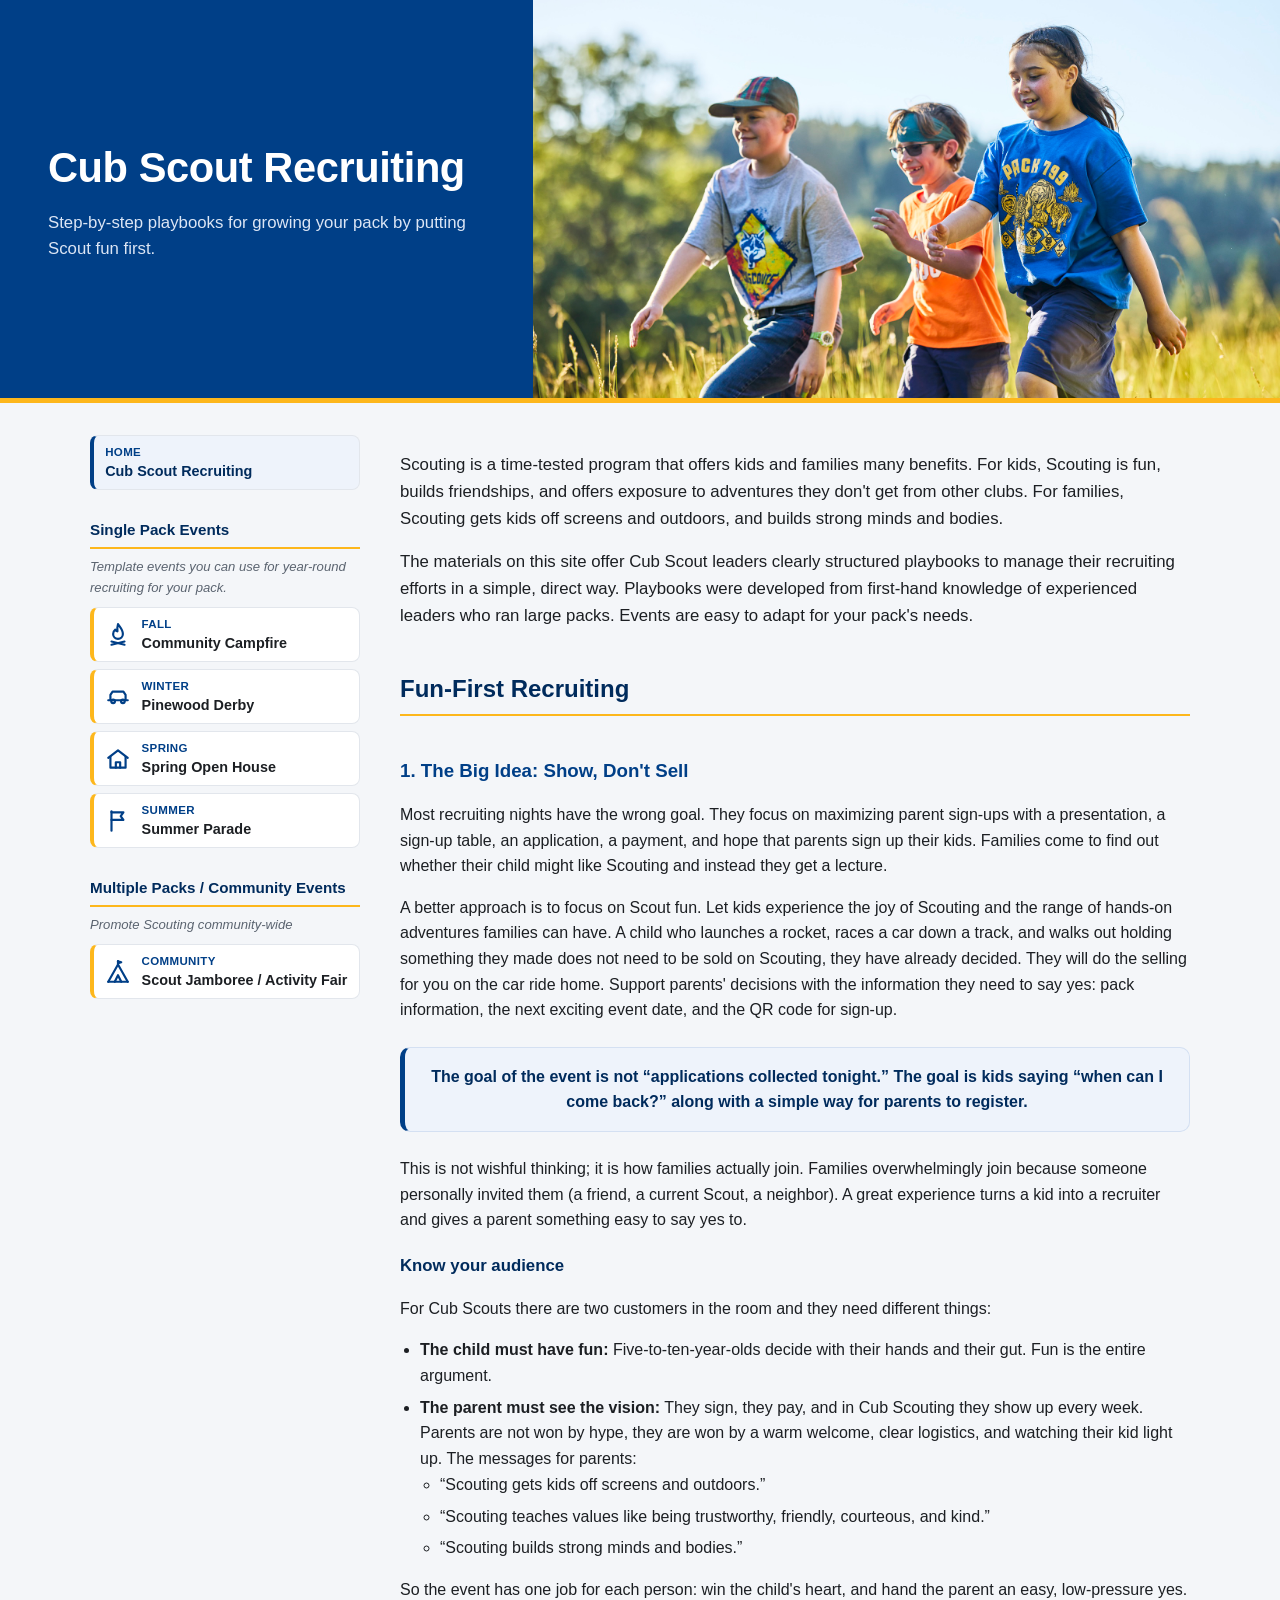
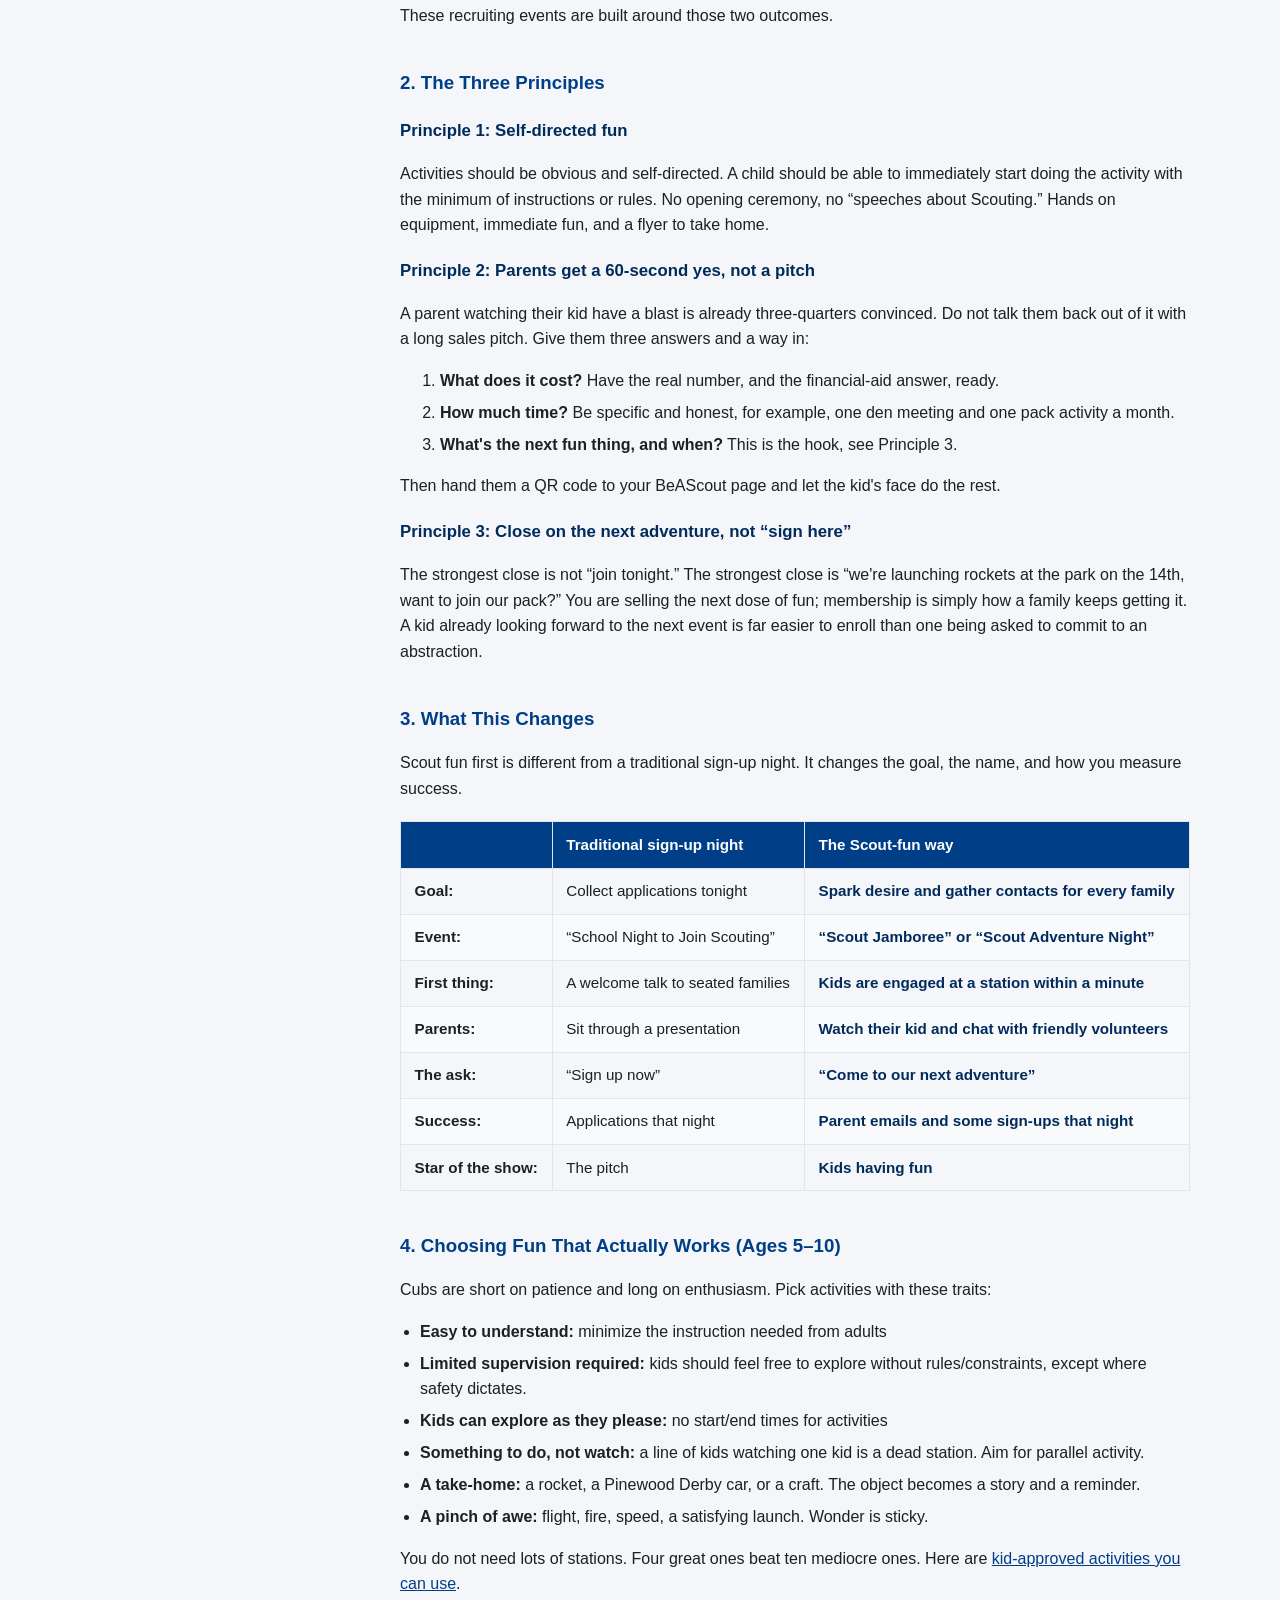
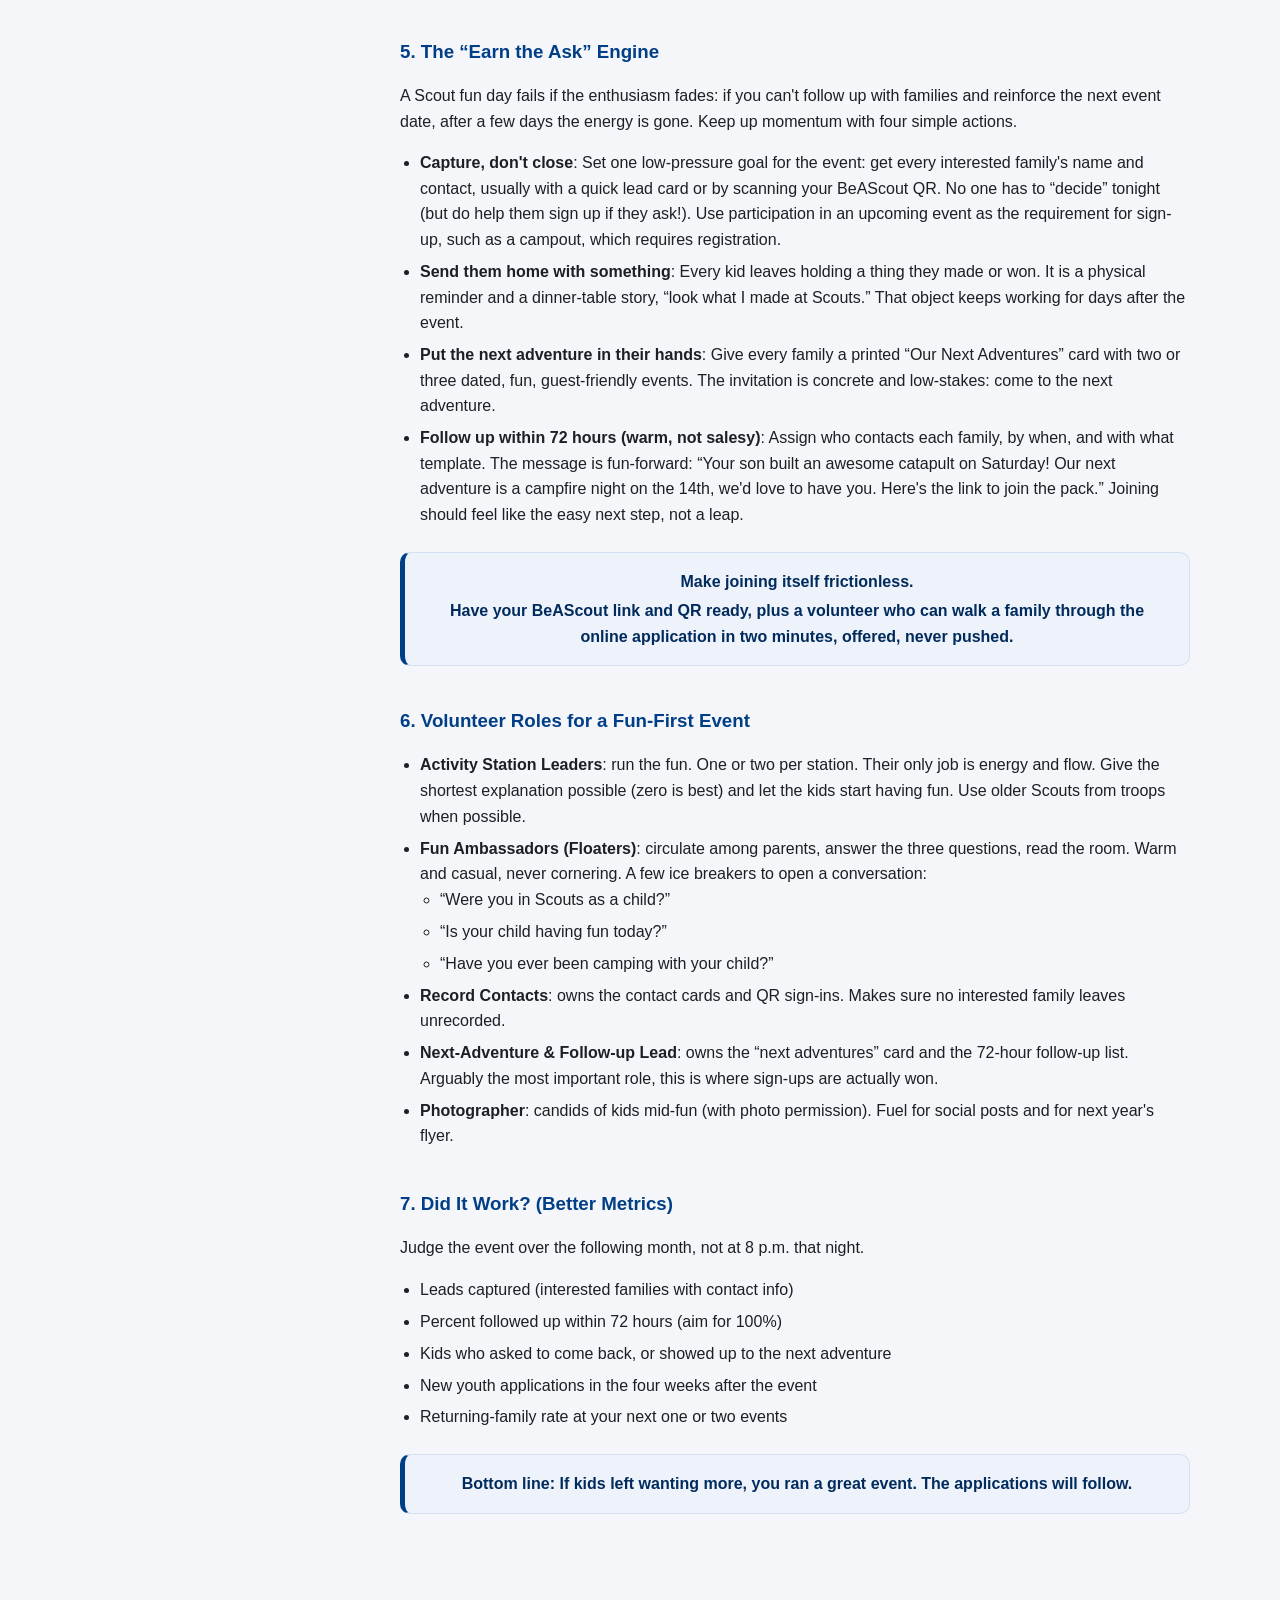
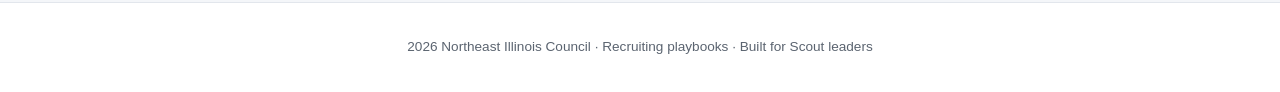
<file: index.html>
<!DOCTYPE html>
<html lang="en">
<head>
  <meta charset="UTF-8">
  <meta name="viewport" content="width=device-width, initial-scale=1.0">
  <title>Cub Scout Recruiting</title>
  <meta name="description" content="Step-by-step playbooks for growing your Cub Scout pack by putting Scout fun first, built on the first-hand knowledge of experienced leaders.">
  <link rel="stylesheet" href="styles.css">
</head>
<body>
  <header class="site-header">
    <div class="hero">
      <h1>Cub Scout Recruiting</h1>
      <p class="tagline">Step-by-step playbooks for growing your pack by putting Scout fun first.</p>
    </div>
    <img class="hero-image" src="images/three_scouts_hiking_hero.jpeg" alt="Three Cub Scouts hiking outdoors">
  </header>

  <div class="layout">
    <aside class="sidebar" id="site-nav"></aside>

    <main class="content article">
      <section class="intro">
        <p>Scouting is a time-tested program that offers kids and families many benefits. For kids, Scouting is fun, builds friendships, and offers exposure to adventures they don't get from other clubs. For families, Scouting gets kids off screens and outdoors, and builds strong minds and bodies.</p>

        <p>The materials on this site offer Cub Scout leaders clearly structured playbooks to manage their recruiting efforts in a simple, direct way. Playbooks were developed from first-hand knowledge of experienced leaders who ran large packs. Events are easy to adapt for your pack's needs.</p>
      </section>

      <section id="fun-first-recruiting">
        <h2>Fun-First Recruiting</h2>
      </section>

      <section>
        <h3>1. The Big Idea: Show, Don't Sell</h3>
        <p>Most recruiting nights have the wrong goal. They focus on maximizing parent sign-ups with a presentation, a sign-up table, an application, a payment, and hope that parents sign up their kids. Families come to find out whether their child might like Scouting and instead they get a lecture.</p>

        <p>A better approach is to focus on Scout fun. Let kids experience the joy of Scouting and the range of hands-on adventures families can have. A child who launches a rocket, races a car down a track, and walks out holding something they made does not need to be sold on Scouting, they have already decided. They will do the selling for you on the car ride home. Support parents' decisions with the information they need to say yes: pack information, the next exciting event date, and the QR code for sign-up.</p>

        <div class="callout">
          The goal of the event is not &ldquo;applications collected tonight.&rdquo; The goal is kids saying &ldquo;when can I come back?&rdquo; along with a simple way for parents to register.
        </div>

        <p>This is not wishful thinking; it is how families actually join. Families overwhelmingly join because someone personally invited them (a friend, a current Scout, a neighbor). A great experience turns a kid into a recruiter and gives a parent something easy to say yes to.</p>

        <h4>Know your audience</h4>
        <p>For Cub Scouts there are two customers in the room and they need different things:</p>
        <ul>
          <li><strong>The child must have fun:</strong> Five-to-ten-year-olds decide with their hands and their gut. Fun is the entire argument.</li>
          <li><strong>The parent must see the vision:</strong> They sign, they pay, and in Cub Scouting they show up every week. Parents are not won by hype, they are won by a warm welcome, clear logistics, and watching their kid light up. The messages for parents:
            <ul>
              <li>&ldquo;Scouting gets kids off screens and outdoors.&rdquo;</li>
              <li>&ldquo;Scouting teaches values like being trustworthy, friendly, courteous, and kind.&rdquo;</li>
              <li>&ldquo;Scouting builds strong minds and bodies.&rdquo;</li>
            </ul>
          </li>
        </ul>
        <p>So the event has one job for each person: win the child's heart, and hand the parent an easy, low-pressure yes. These recruiting events are built around those two outcomes.</p>
      </section>

      <section>
        <h3>2. The Three Principles</h3>

        <h4>Principle 1: Self-directed fun</h4>
        <p>Activities should be obvious and self-directed. A child should be able to immediately start doing the activity with the minimum of instructions or rules. No opening ceremony, no &ldquo;speeches about Scouting.&rdquo; Hands on equipment, immediate fun, and a flyer to take home.</p>

        <h4>Principle 2: Parents get a 60-second yes, not a pitch</h4>
        <p>A parent watching their kid have a blast is already three-quarters convinced. Do not talk them back out of it with a long sales pitch. Give them three answers and a way in:</p>
        <ol>
          <li><strong>What does it cost?</strong> Have the real number, and the financial-aid answer, ready.</li>
          <li><strong>How much time?</strong> Be specific and honest, for example, one den meeting and one pack activity a month.</li>
          <li><strong>What's the next fun thing, and when?</strong> This is the hook, see Principle 3.</li>
        </ol>
        <p>Then hand them a QR code to your BeAScout page and let the kid's face do the rest.</p>

        <h4>Principle 3: Close on the next adventure, not &ldquo;sign here&rdquo;</h4>
        <p>The strongest close is not &ldquo;join tonight.&rdquo; The strongest close is &ldquo;we're launching rockets at the park on the 14th, want to join our pack?&rdquo; You are selling the next dose of fun; membership is simply how a family keeps getting it. A kid already looking forward to the next event is far easier to enroll than one being asked to commit to an abstraction.</p>
      </section>

      <section>
        <h3>3. What This Changes</h3>
        <p>Scout fun first is different from a traditional sign-up night. It changes the goal, the name, and how you measure success.</p>
        <table class="compare">
          <thead>
            <tr>
              <th></th>
              <th>Traditional sign-up night</th>
              <th>The Scout-fun way</th>
            </tr>
          </thead>
          <tbody>
            <tr><td><strong>Goal:</strong></td><td>Collect applications tonight</td><td class="new">Spark desire and gather contacts for every family</td></tr>
            <tr><td><strong>Event:</strong></td><td>&ldquo;School Night to Join Scouting&rdquo;</td><td class="new">&ldquo;Scout Jamboree&rdquo; or &ldquo;Scout Adventure Night&rdquo;</td></tr>
            <tr><td><strong>First thing:</strong></td><td>A welcome talk to seated families</td><td class="new">Kids are engaged at a station within a minute</td></tr>
            <tr><td><strong>Parents:</strong></td><td>Sit through a presentation</td><td class="new">Watch their kid and chat with friendly volunteers</td></tr>
            <tr><td><strong>The ask:</strong></td><td>&ldquo;Sign up now&rdquo;</td><td class="new">&ldquo;Come to our next adventure&rdquo;</td></tr>
            <tr><td><strong>Success:</strong></td><td>Applications that night</td><td class="new">Parent emails and some sign-ups that night</td></tr>
            <tr><td><strong>Star of the show:</strong></td><td>The pitch</td><td class="new">Kids having fun</td></tr>
          </tbody>
        </table>
      </section>

      <section>
        <h3>4. Choosing Fun That Actually Works (Ages 5&ndash;10)</h3>
        <p>Cubs are short on patience and long on enthusiasm. Pick activities with these traits:</p>
        <ul>
          <li><strong>Easy to understand:</strong> minimize the instruction needed from adults</li>
          <li><strong>Limited supervision required:</strong> kids should feel free to explore without rules/constraints, except where safety dictates.</li>
          <li><strong>Kids can explore as they please:</strong> no start/end times for activities</li>
          <li><strong>Something to do, not watch:</strong> a line of kids watching one kid is a dead station. Aim for parallel activity.</li>
          <li><strong>A take-home:</strong> a rocket, a Pinewood Derby car, or a craft. The object becomes a story and a reminder.</li>
          <li><strong>A pinch of awe:</strong> flight, fire, speed, a satisfying launch. Wonder is sticky.</li>
        </ul>
        <p>You do not need lots of stations. Four great ones beat ten mediocre ones. Here are <a href="events/scout-jamboree.html#activities">kid-approved activities you can use</a>.</p>
      </section>

      <section>
        <h3>5. The &ldquo;Earn the Ask&rdquo; Engine</h3>
        <p>A Scout fun day fails if the enthusiasm fades: if you can't follow up with families and reinforce the next event date, after a few days the energy is gone. Keep up momentum with four simple actions.</p>
        <ul>
          <li><strong>Capture, don't close</strong>: Set one low-pressure goal for the event: get every interested family's name and contact, usually with a quick lead card or by scanning your BeAScout QR. No one has to &ldquo;decide&rdquo; tonight (but do help them sign up if they ask!). Use participation in an upcoming event as the requirement for sign-up, such as a campout, which requires registration.</li>
          <li><strong>Send them home with something</strong>: Every kid leaves holding a thing they made or won. It is a physical reminder and a dinner-table story, &ldquo;look what I made at Scouts.&rdquo; That object keeps working for days after the event.</li>
          <li><strong>Put the next adventure in their hands</strong>: Give every family a printed &ldquo;Our Next Adventures&rdquo; card with two or three dated, fun, guest-friendly events. The invitation is concrete and low-stakes: come to the next adventure.</li>
          <li><strong>Follow up within 72 hours (warm, not salesy)</strong>: Assign who contacts each family, by when, and with what template. The message is fun-forward: &ldquo;Your son built an awesome catapult on Saturday! Our next adventure is a campfire night on the 14th, we'd love to have you. Here's the link to join the pack.&rdquo; Joining should feel like the easy next step, not a leap.</li>
        </ul>

        <div class="callout">
          <span class="lead">Make joining itself frictionless.</span>
          Have your BeAScout link and QR ready, plus a volunteer who can walk a family through the online application in two minutes, offered, never pushed.
        </div>
      </section>

      <section>
        <h3>6. Volunteer Roles for a Fun-First Event</h3>
        <ul>
          <li><strong>Activity Station Leaders</strong>: run the fun. One or two per station. Their only job is energy and flow. Give the shortest explanation possible (zero is best) and let the kids start having fun. Use older Scouts from troops when possible.</li>
          <li><strong>Fun Ambassadors (Floaters)</strong>: circulate among parents, answer the three questions, read the room. Warm and casual, never cornering. A few ice breakers to open a conversation:
            <ul>
              <li>&ldquo;Were you in Scouts as a child?&rdquo;</li>
              <li>&ldquo;Is your child having fun today?&rdquo;</li>
              <li>&ldquo;Have you ever been camping with your child?&rdquo;</li>
            </ul>
          </li>
          <li><strong>Record Contacts</strong>: owns the contact cards and QR sign-ins. Makes sure no interested family leaves unrecorded.</li>
          <li><strong>Next-Adventure &amp; Follow-up Lead</strong>: owns the &ldquo;next adventures&rdquo; card and the 72-hour follow-up list. Arguably the most important role, this is where sign-ups are actually won.</li>
          <li><strong>Photographer</strong>: candids of kids mid-fun (with photo permission). Fuel for social posts and for next year's flyer.</li>
        </ul>
      </section>

      <section>
        <h3>7. Did It Work? (Better Metrics)</h3>
        <p>Judge the event over the following month, not at 8 p.m. that night.</p>
        <ul>
          <li>Leads captured (interested families with contact info)</li>
          <li>Percent followed up within 72 hours (aim for 100%)</li>
          <li>Kids who asked to come back, or showed up to the next adventure</li>
          <li>New youth applications in the four weeks after the event</li>
          <li>Returning-family rate at your next one or two events</li>
        </ul>
        <div class="callout">
          Bottom line: If kids left wanting more, you ran a great event. The applications will follow.
        </div>
      </section>
    </main>
  </div>

  <footer class="site-footer">
    <div class="inner">
      <p id="site-footer-text">Northeast Illinois Council &middot; Recruiting playbooks &middot; Built for Scout leaders</p>
    </div>
  </footer>

  <script src="nav.js"></script>
</body>
</html>
</file>
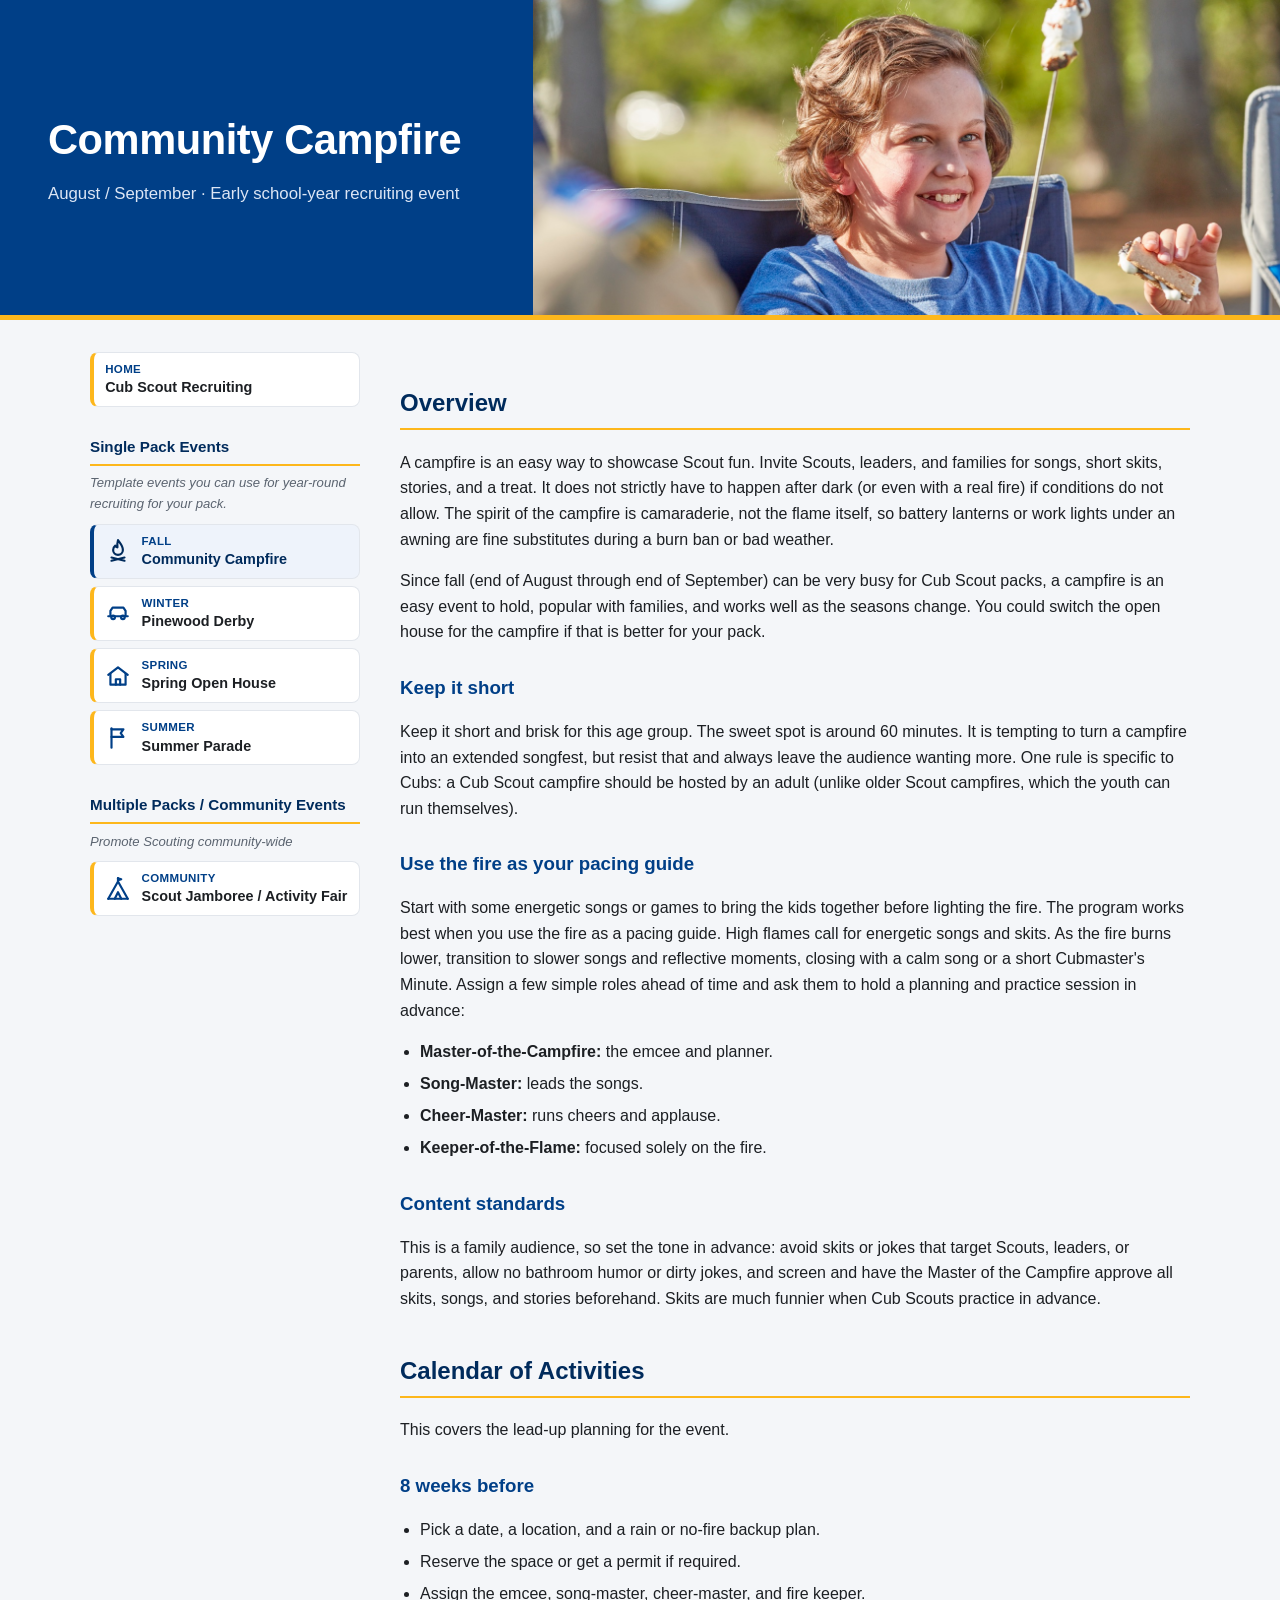
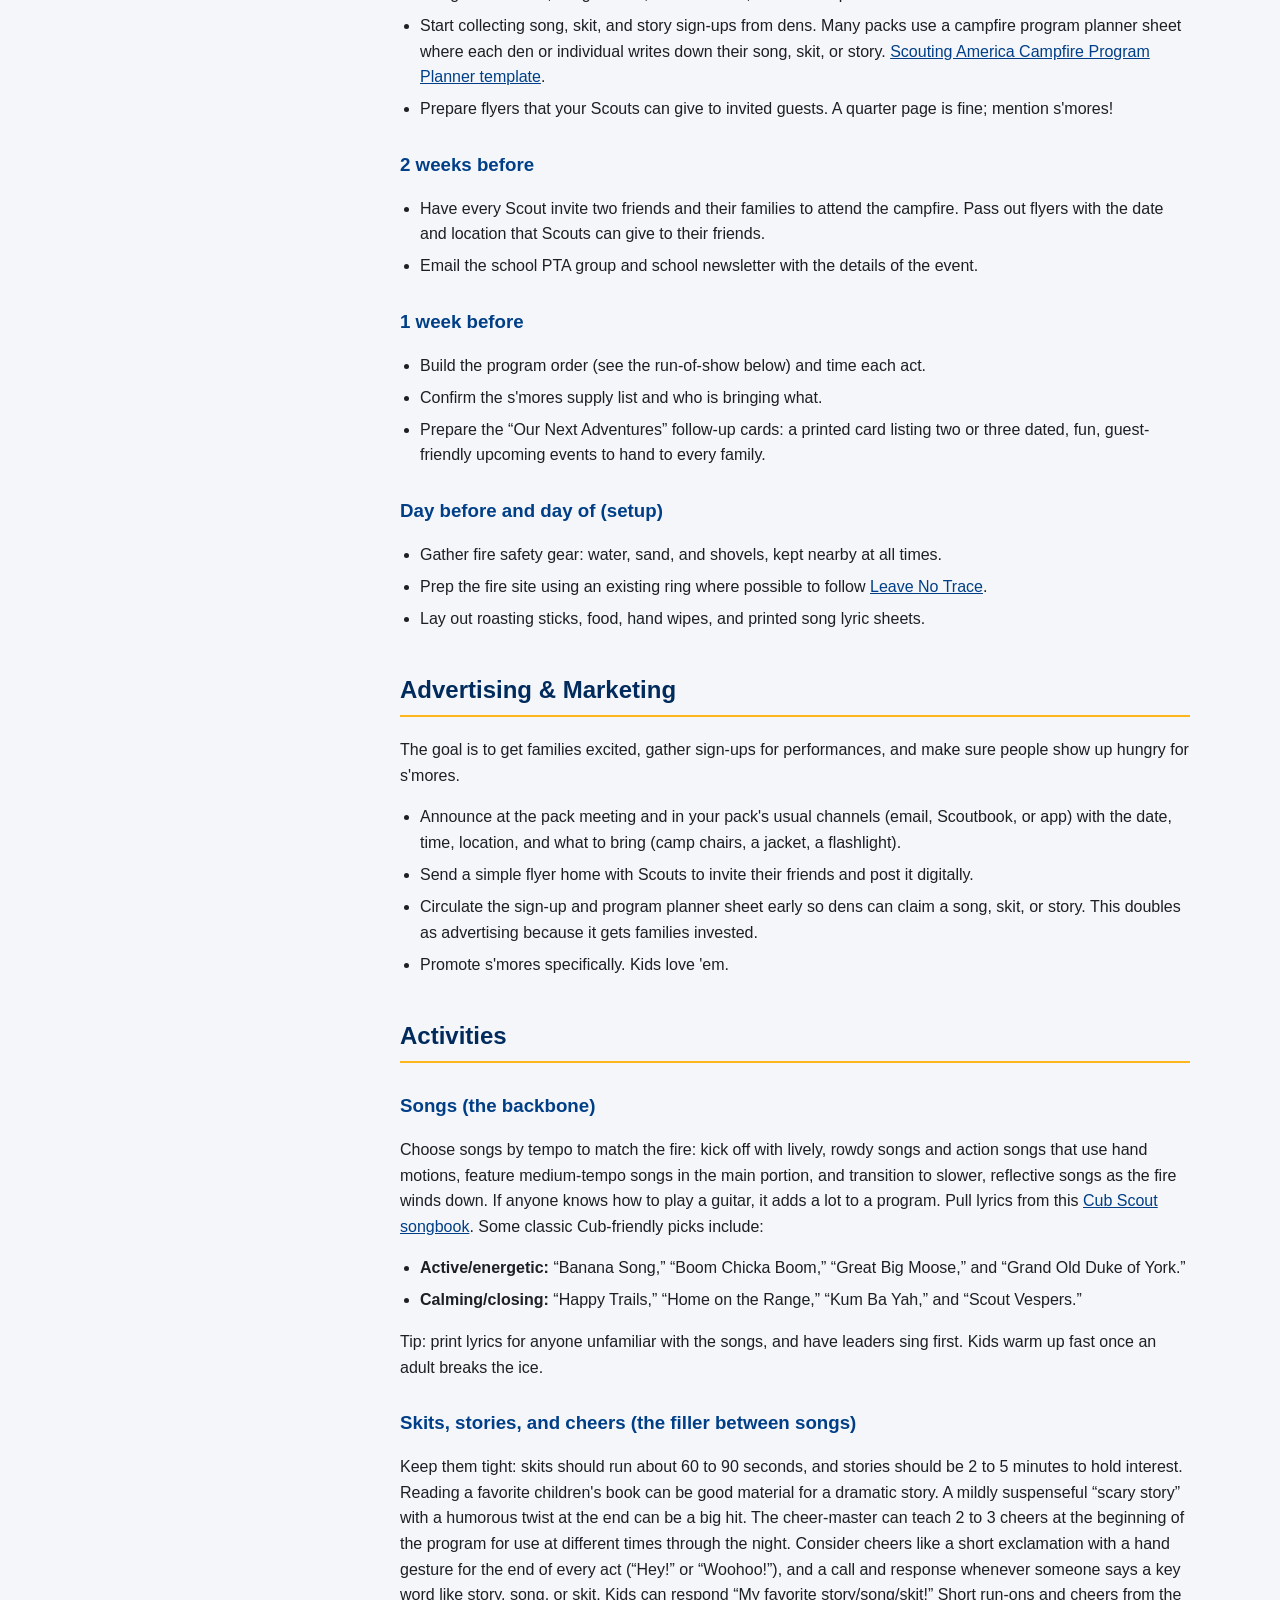
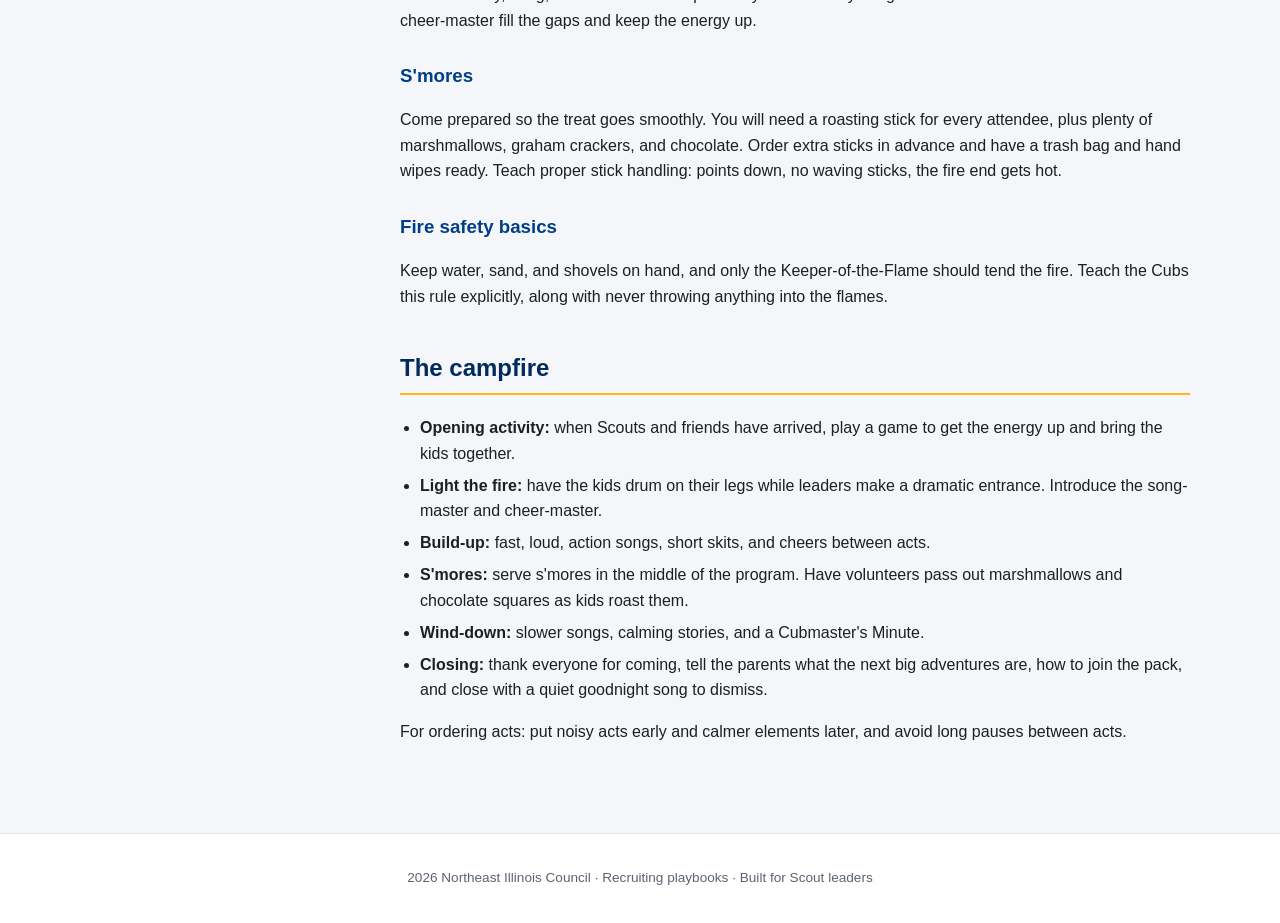
<file: events/community-campfire.html>
<!DOCTYPE html>
<html lang="en">
<head>
  <meta charset="UTF-8">
  <meta name="viewport" content="width=device-width, initial-scale=1.0">
  <title>Community Campfire: Cub Scout Recruiting</title>
  <meta name="description" content="August/September early school-year Community Campfire recruiting event playbook.">
  <link rel="stylesheet" href="../styles.css">
</head>
<body>
  <header class="site-header">
    <div class="hero">
      <h1>Community Campfire</h1>
      <p class="tagline">August / September &middot; Early school-year recruiting event</p>
    </div>
    <img class="hero-image" src="../images/community-campfire-hero.jpeg" alt="Community Campfire recruiting event">
  </header>

  <div class="layout">
    <aside class="sidebar" id="site-nav"></aside>

    <main class="content article">
    <section>
      <h2>Overview</h2>
      <p>A campfire is an easy way to showcase Scout fun. Invite Scouts, leaders, and families for songs, short skits, stories, and a treat. It does not strictly have to happen after dark (or even with a real fire) if conditions do not allow. The spirit of the campfire is camaraderie, not the flame itself, so battery lanterns or work lights under an awning are fine substitutes during a burn ban or bad weather.</p>

      <p>Since fall (end of August through end of September) can be very busy for Cub Scout packs, a campfire is an easy event to hold, popular with families, and works well as the seasons change. You could switch the open house for the campfire if that is better for your pack.</p> 

      <h3>Keep it short</h3>
      <p>Keep it short and brisk for this age group. The sweet spot is around 60 minutes. It is tempting to turn a campfire into an extended songfest, but resist that and always leave the audience wanting more. One rule is specific to Cubs: a Cub Scout campfire should be hosted by an adult (unlike older Scout campfires, which the youth can run themselves).</p>

      <h3>Use the fire as your pacing guide</h3>
      <p>Start with some energetic songs or games to bring the kids together before lighting the fire. The program works best when you use the fire as a pacing guide. High flames call for energetic songs and skits. As the fire burns lower, transition to slower songs and reflective moments, closing with a calm song or a short Cubmaster's Minute. Assign a few simple roles ahead of time and ask them to hold a planning and practice session in advance:</p>
      <ul>
        <li><strong>Master-of-the-Campfire:</strong> the emcee and planner.</li>
        <li><strong>Song-Master:</strong> leads the songs.</li>
        <li><strong>Cheer-Master:</strong> runs cheers and applause.</li>
        <li><strong>Keeper-of-the-Flame:</strong> focused solely on the fire.</li>
      </ul>

      <h3>Content standards</h3>
      <p>This is a family audience, so set the tone in advance: avoid skits or jokes that target Scouts, leaders, or parents, allow no bathroom humor or dirty jokes, and screen and have the Master of the Campfire approve all skits, songs, and stories beforehand. Skits are much funnier when Cub Scouts practice in advance.</p>
    </section>

    <section>
      <h2>Calendar of Activities</h2>
      <p>This covers the lead-up planning for the event.</p>

      <h3>8 weeks before</h3>
      <ul>
        <li>Pick a date, a location, and a rain or no-fire backup plan.</li>
        <li>Reserve the space or get a permit if required.</li>
        <li>Assign the emcee, song-master, cheer-master, and fire keeper.</li>
        <li>Start collecting song, skit, and story sign-ups from dens. Many packs use a campfire program planner sheet where each den or individual writes down their song, skit, or story. <a href="https://filestore.scouting.org/filestore/pdf/33696.pdf">Scouting America Campfire Program Planner template</a>.</li>
        <li>Prepare flyers that your Scouts can give to invited guests. A quarter page is fine; mention s'mores!</li>
      </ul>

      <h3>2 weeks before</h3>
      <ul>
        <li>Have every Scout invite two friends and their families to attend the campfire. Pass out flyers with the date and location that Scouts can give to their friends.</li>
        <li>Email the school PTA group and school newsletter with the details of the event.</li>
      </ul>

      <h3>1 week before</h3>
      <ul>
        <li>Build the program order (see the run-of-show below) and time each act.</li>
        <li>Confirm the s'mores supply list and who is bringing what.</li>
        <li>Prepare the &ldquo;Our Next Adventures&rdquo; follow-up cards: a printed card listing two or three dated, fun, guest-friendly upcoming events to hand to every family.</li>
      </ul>

      <h3>Day before and day of (setup)</h3>
      <ul>
        <li>Gather fire safety gear: water, sand, and shovels, kept nearby at all times.</li>
        <li>Prep the fire site using an existing ring where possible to follow <a href="https://www.scouting.org/outdoor-programs/leave-no-trace/">Leave No Trace</a>.</li>
        <li>Lay out roasting sticks, food, hand wipes, and printed song lyric sheets.</li>
      </ul>
    </section>

    <section>
      <h2>Advertising &amp; Marketing</h2>
      <p>The goal is to get families excited, gather sign-ups for performances, and make sure people show up hungry for s'mores.</p>
      <ul>
        <li>Announce at the pack meeting and in your pack's usual channels (email, Scoutbook, or app) with the date, time, location, and what to bring (camp chairs, a jacket, a flashlight).</li>
        <li>Send a simple flyer home with Scouts to invite their friends and post it digitally.</li>
        <li>Circulate the sign-up and program planner sheet early so dens can claim a song, skit, or story. This doubles as advertising because it gets families invested.</li>
        <li>Promote s'mores specifically. Kids love 'em.</li>
      </ul>
    </section>

    <section>
      <h2>Activities</h2>

      <h3>Songs (the backbone)</h3>
      <p>Choose songs by tempo to match the fire: kick off with lively, rowdy songs and action songs that use hand motions, feature medium-tempo songs in the main portion, and transition to slower, reflective songs as the fire winds down. If anyone knows how to play a guitar, it adds a lot to a program. Pull lyrics from this <a href="https://docs.google.com/document/d/1nxVm4HJhF73XgbGhU41j-p6x0CU6IHElMvlgCJ7qG0I/edit?tab=t.0">Cub Scout songbook</a>. Some classic Cub-friendly picks include:</p>
      <ul>
        <li><strong>Active/energetic:</strong> &ldquo;Banana Song,&rdquo; &ldquo;Boom Chicka Boom,&rdquo; &ldquo;Great Big Moose,&rdquo; and &ldquo;Grand Old Duke of York.&rdquo;</li>
        <li><strong>Calming/closing:</strong> &ldquo;Happy Trails,&rdquo; &ldquo;Home on the Range,&rdquo; &ldquo;Kum Ba Yah,&rdquo; and &ldquo;Scout Vespers.&rdquo;</li>
      </ul>
      <p>Tip: print lyrics for anyone unfamiliar with the songs, and have leaders sing first. Kids warm up fast once an adult breaks the ice.</p>

      <h3>Skits, stories, and cheers (the filler between songs)</h3>
      <p>Keep them tight: skits should run about 60 to 90 seconds, and stories should be 2 to 5 minutes to hold interest. Reading a favorite children's book can be good material for a dramatic story. A mildly suspenseful &ldquo;scary story&rdquo; with a humorous twist at the end can be a big hit. The cheer-master can teach 2 to 3 cheers at the beginning of the program for use at different times through the night. Consider cheers like a short exclamation with a hand gesture for the end of every act (&ldquo;Hey!&rdquo; or &ldquo;Woohoo!&rdquo;), and a call and response whenever someone says a key word like story, song, or skit. Kids can respond &ldquo;My favorite story/song/skit!&rdquo; Short run-ons and cheers from the cheer-master fill the gaps and keep the energy up.</p>

      <h3>S'mores</h3>
      <p>Come prepared so the treat goes smoothly. You will need a roasting stick for every attendee, plus plenty of marshmallows, graham crackers, and chocolate. Order extra sticks in advance and have a trash bag and hand wipes ready. Teach proper stick handling: points down, no waving sticks, the fire end gets hot.</p>

      <h3>Fire safety basics</h3>
      <p>Keep water, sand, and shovels on hand, and only the Keeper-of-the-Flame should tend the fire. Teach the Cubs this rule explicitly, along with never throwing anything into the flames.</p>
    </section>

    <section>
      <h2>The campfire</h2>
      <ul>
        <li><strong>Opening activity:</strong> when Scouts and friends have arrived, play a game to get the energy up and bring the kids together.</li>
        <li><strong>Light the fire:</strong> have the kids drum on their legs while leaders make a dramatic entrance. Introduce the song-master and cheer-master.</li>
        <li><strong>Build-up:</strong> fast, loud, action songs, short skits, and cheers between acts.</li>
        <li><strong>S'mores:</strong> serve s'mores in the middle of the program. Have volunteers pass out marshmallows and chocolate squares as kids roast them.</li>
        <li><strong>Wind-down:</strong> slower songs, calming stories, and a Cubmaster's Minute.</li>
        <li><strong>Closing:</strong> thank everyone for coming, tell the parents what the next big adventures are, how to join the pack, and close with a quiet goodnight song to dismiss.</li>
      </ul>
      <p>For ordering acts: put noisy acts early and calmer elements later, and avoid long pauses between acts.</p>
    </section>
  </main>
  </div>

  <footer class="site-footer">
    <div class="inner">
      <p id="site-footer-text">Northeast Illinois Council &middot; Recruiting playbooks &middot; Built for Scout leaders</p>
    </div>
  </footer>
  <script src="../nav.js"></script>
</body>
</html>
</file>
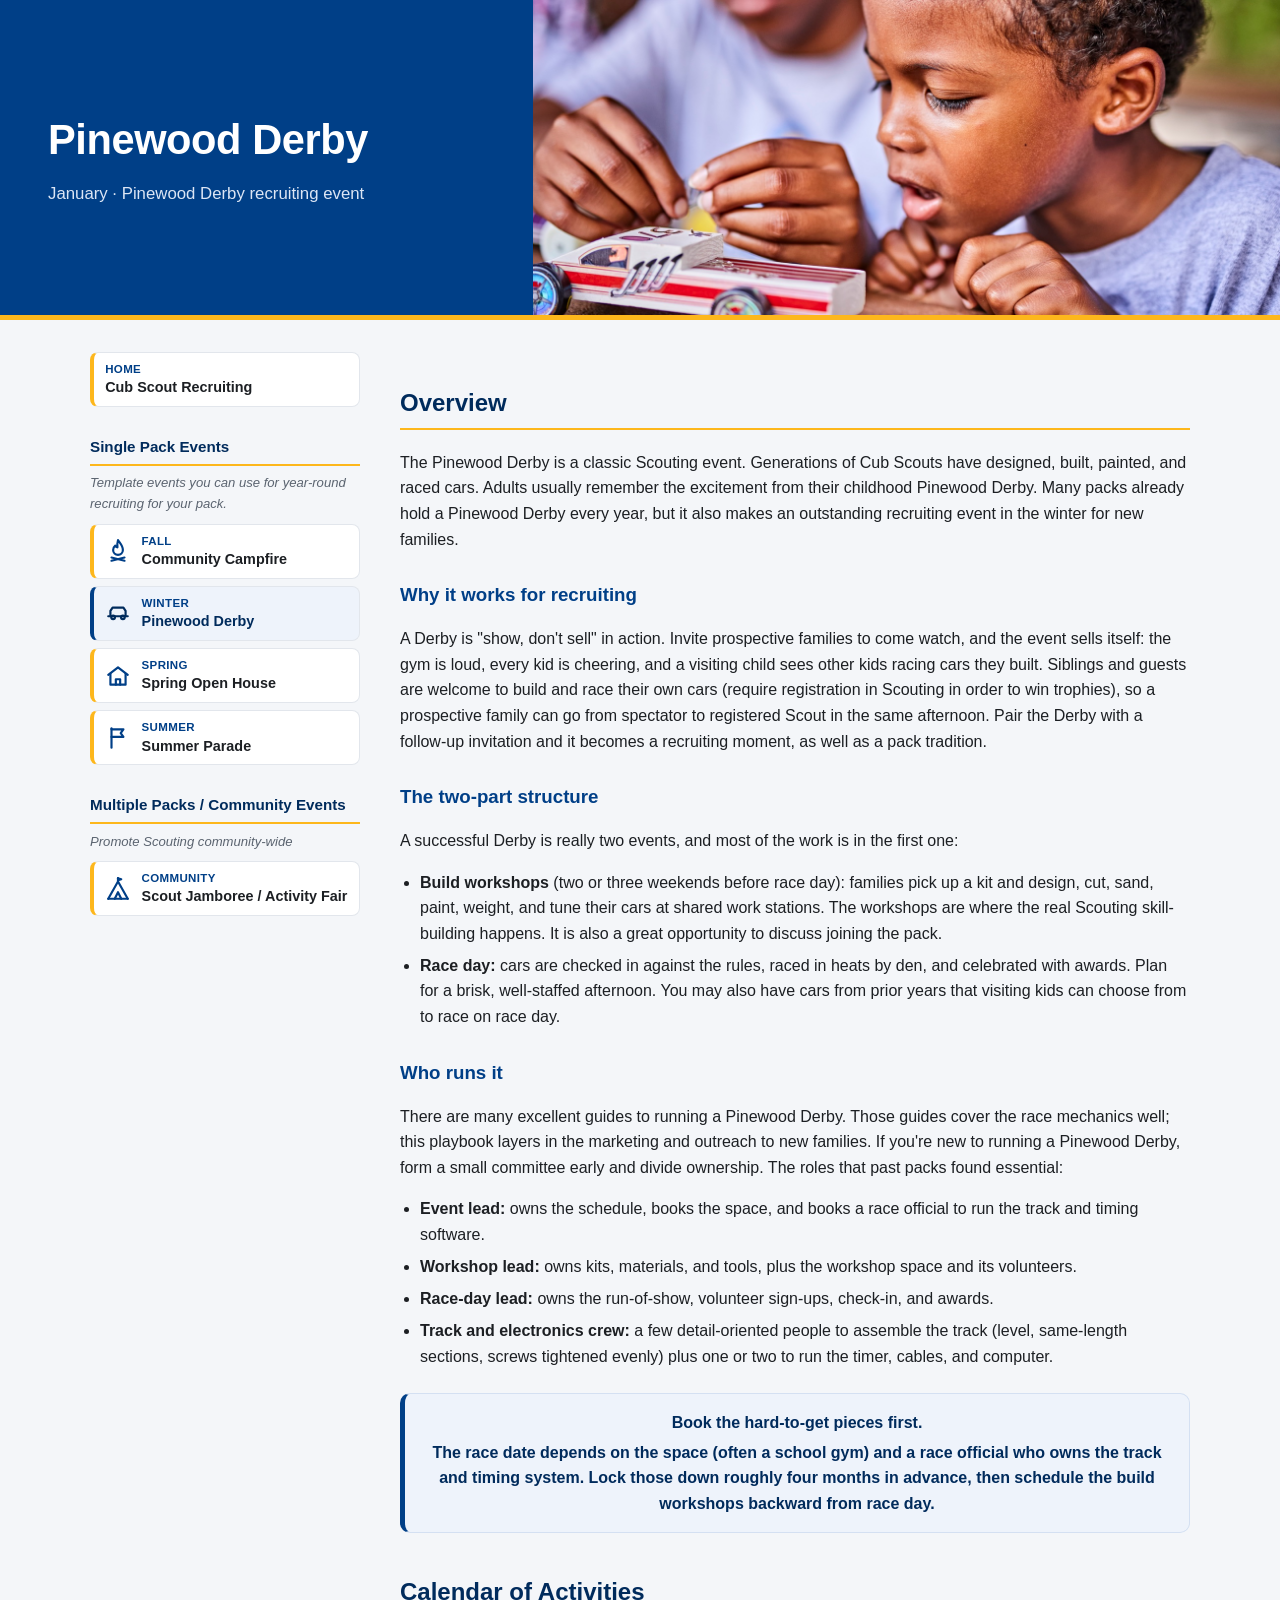
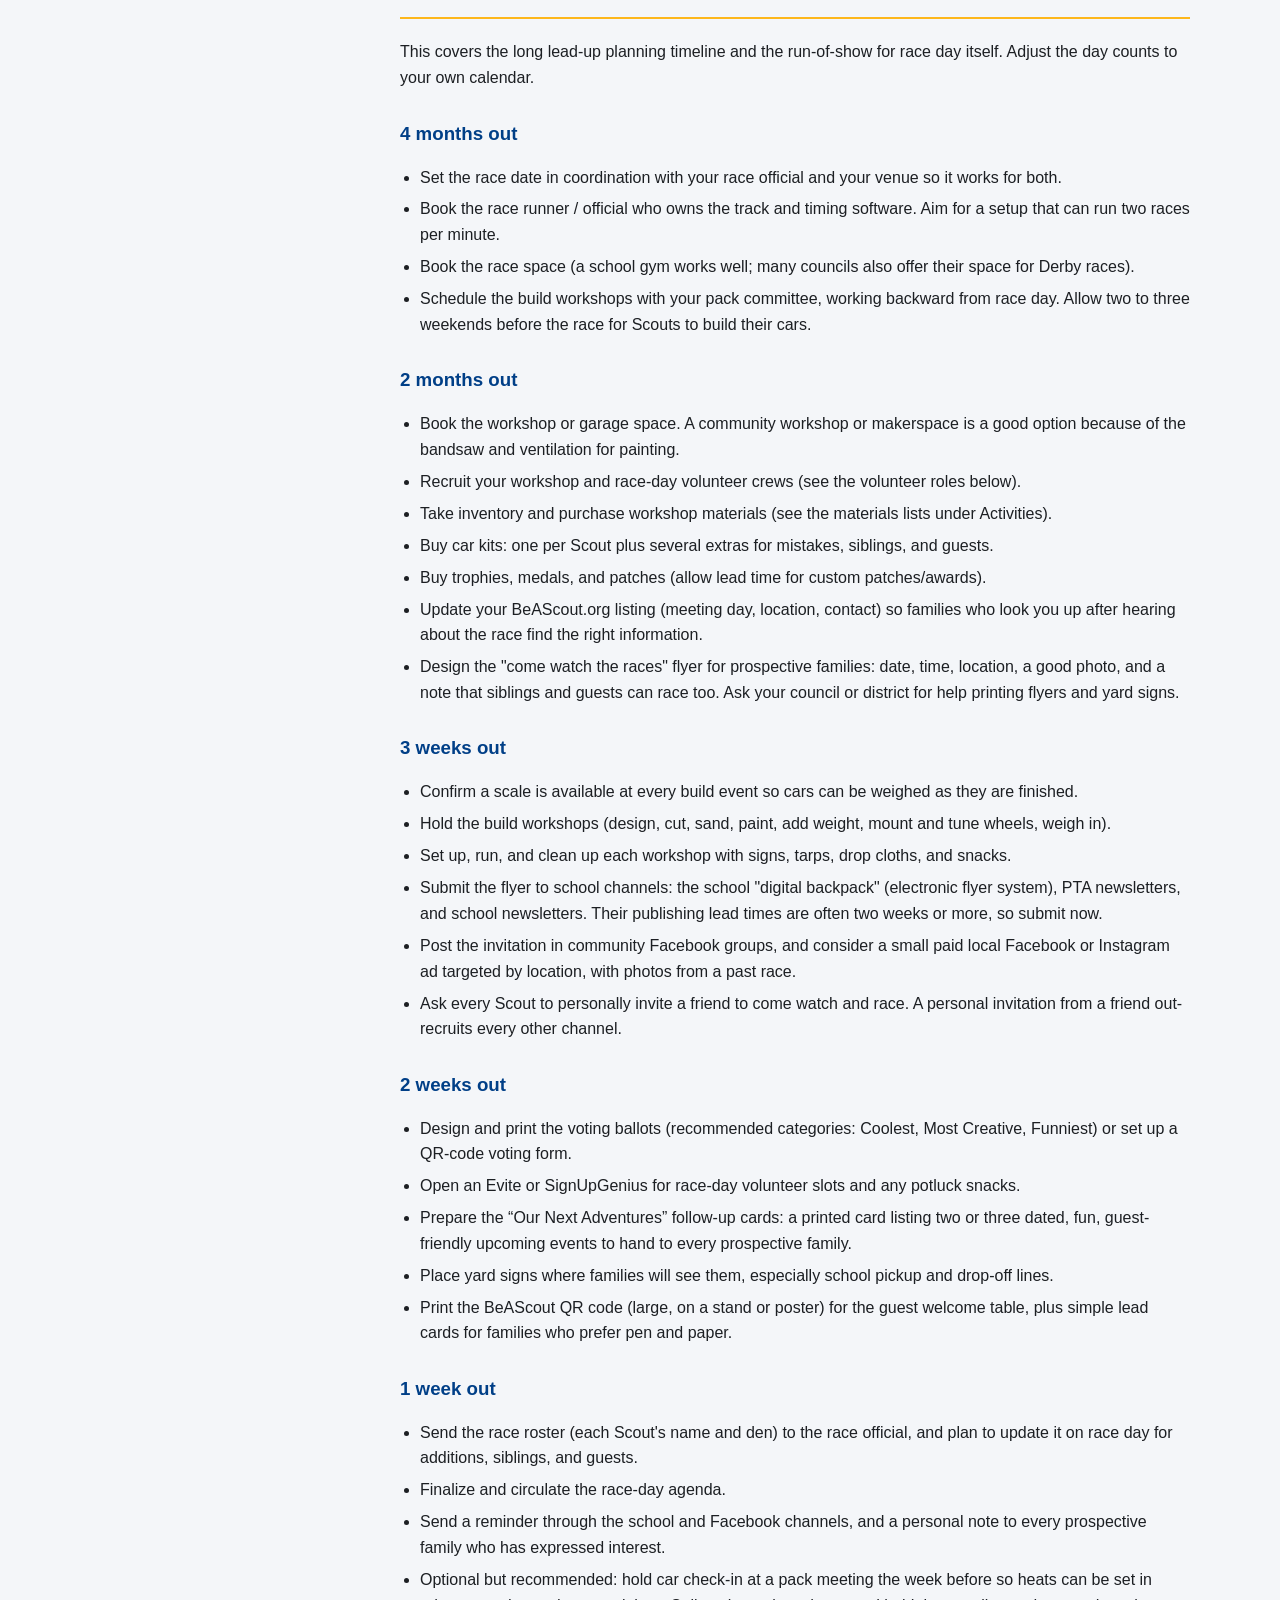
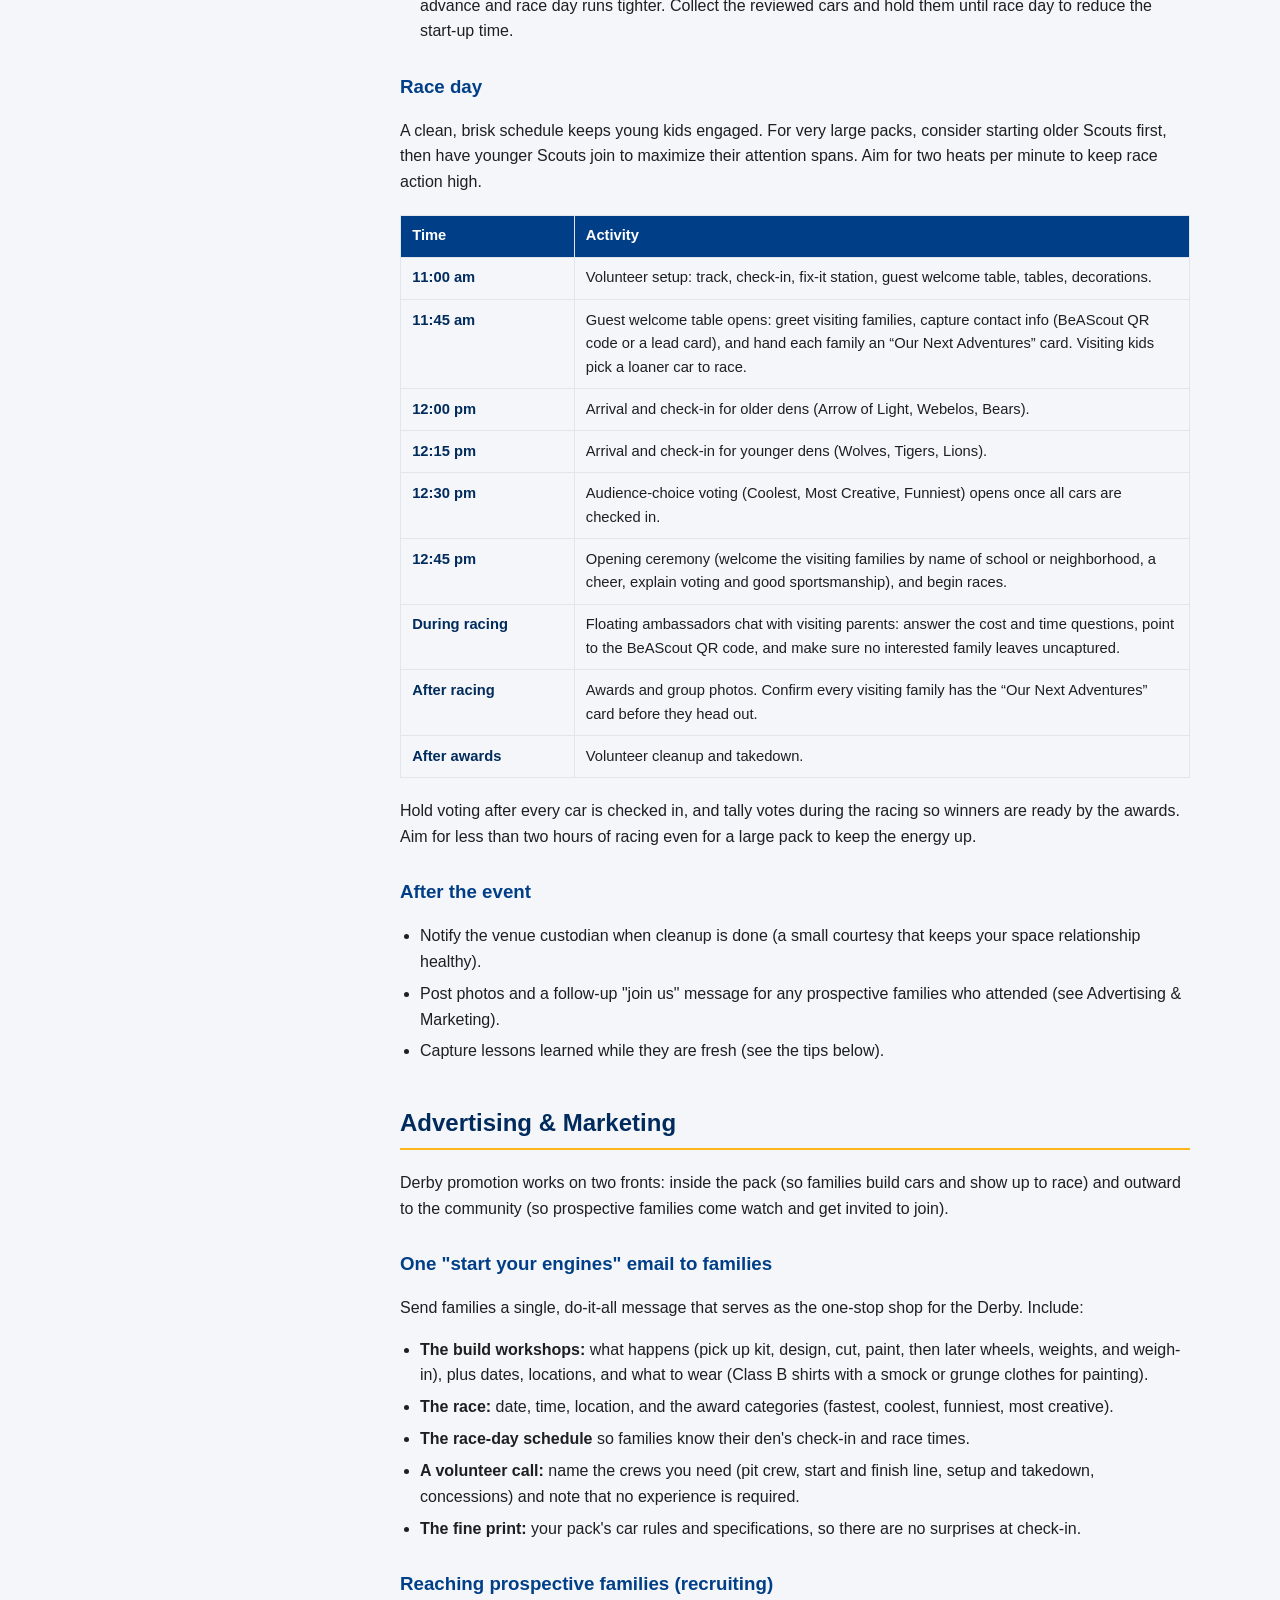
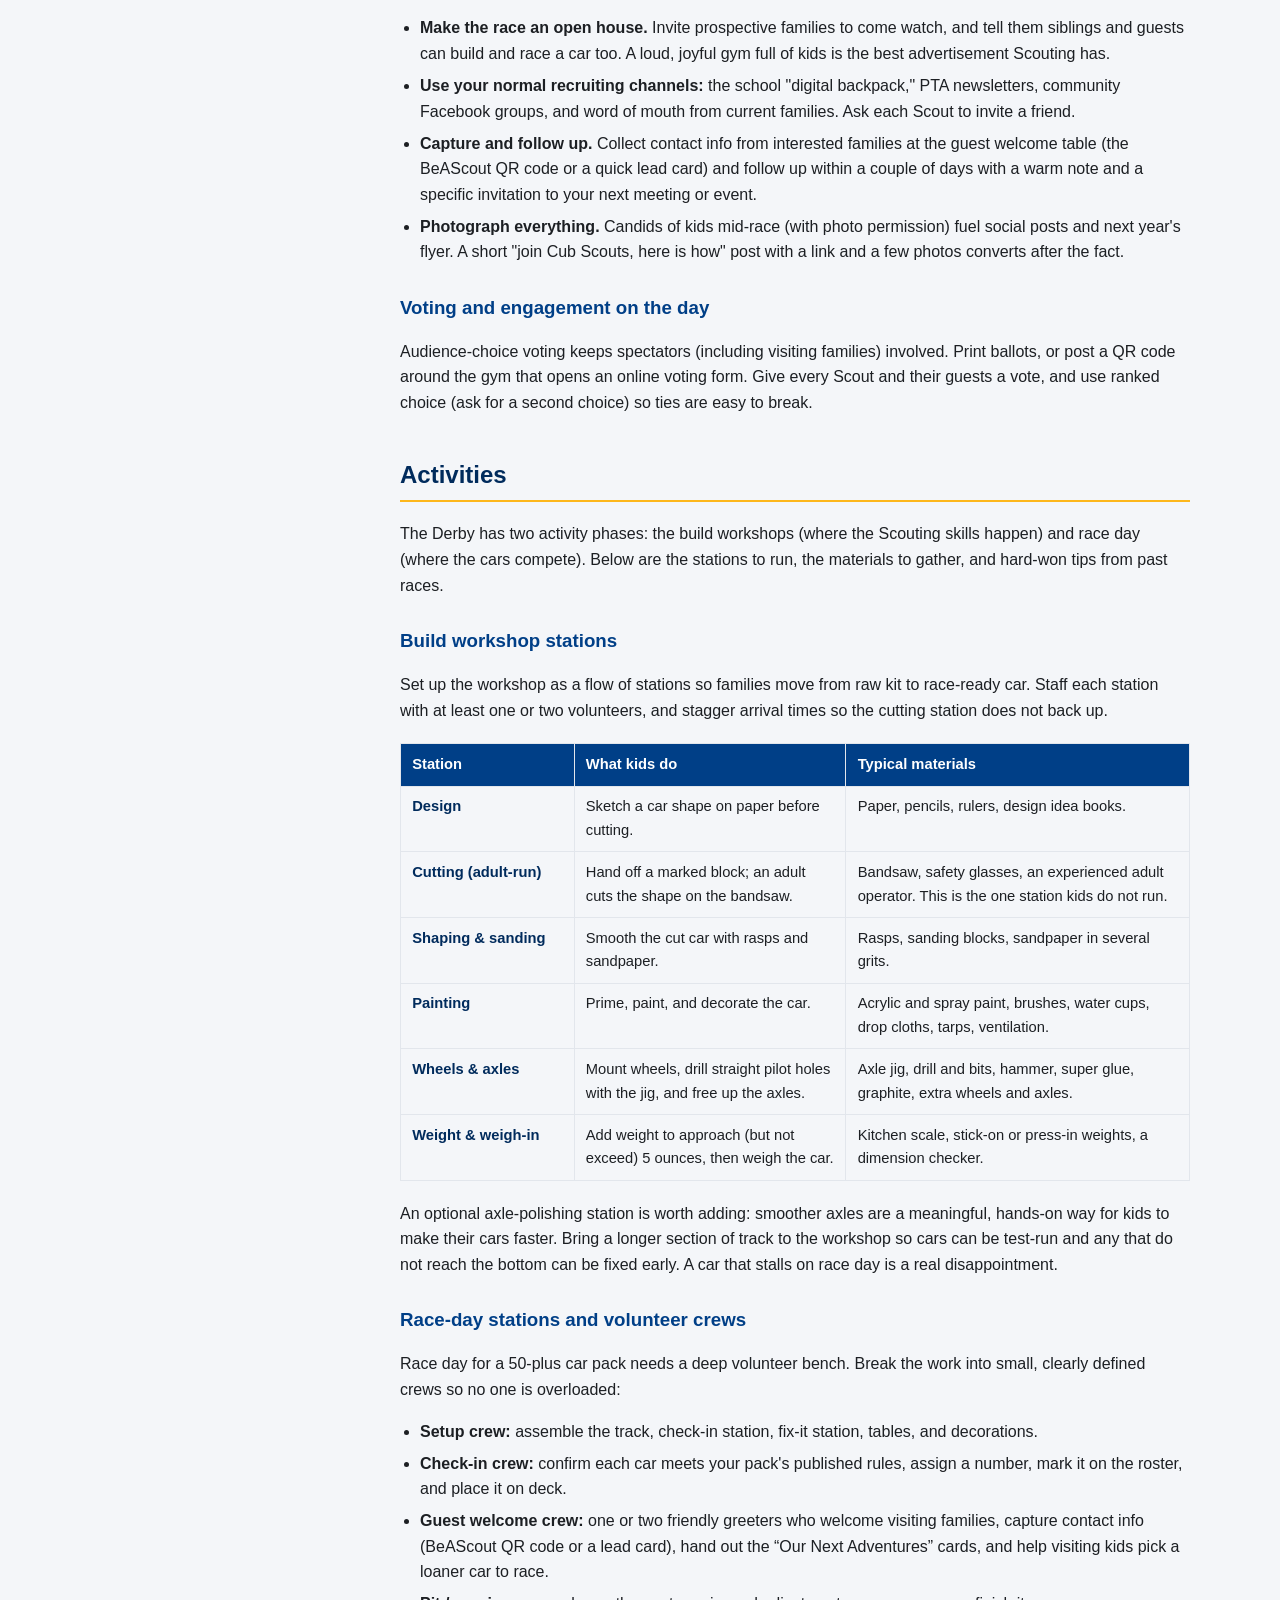
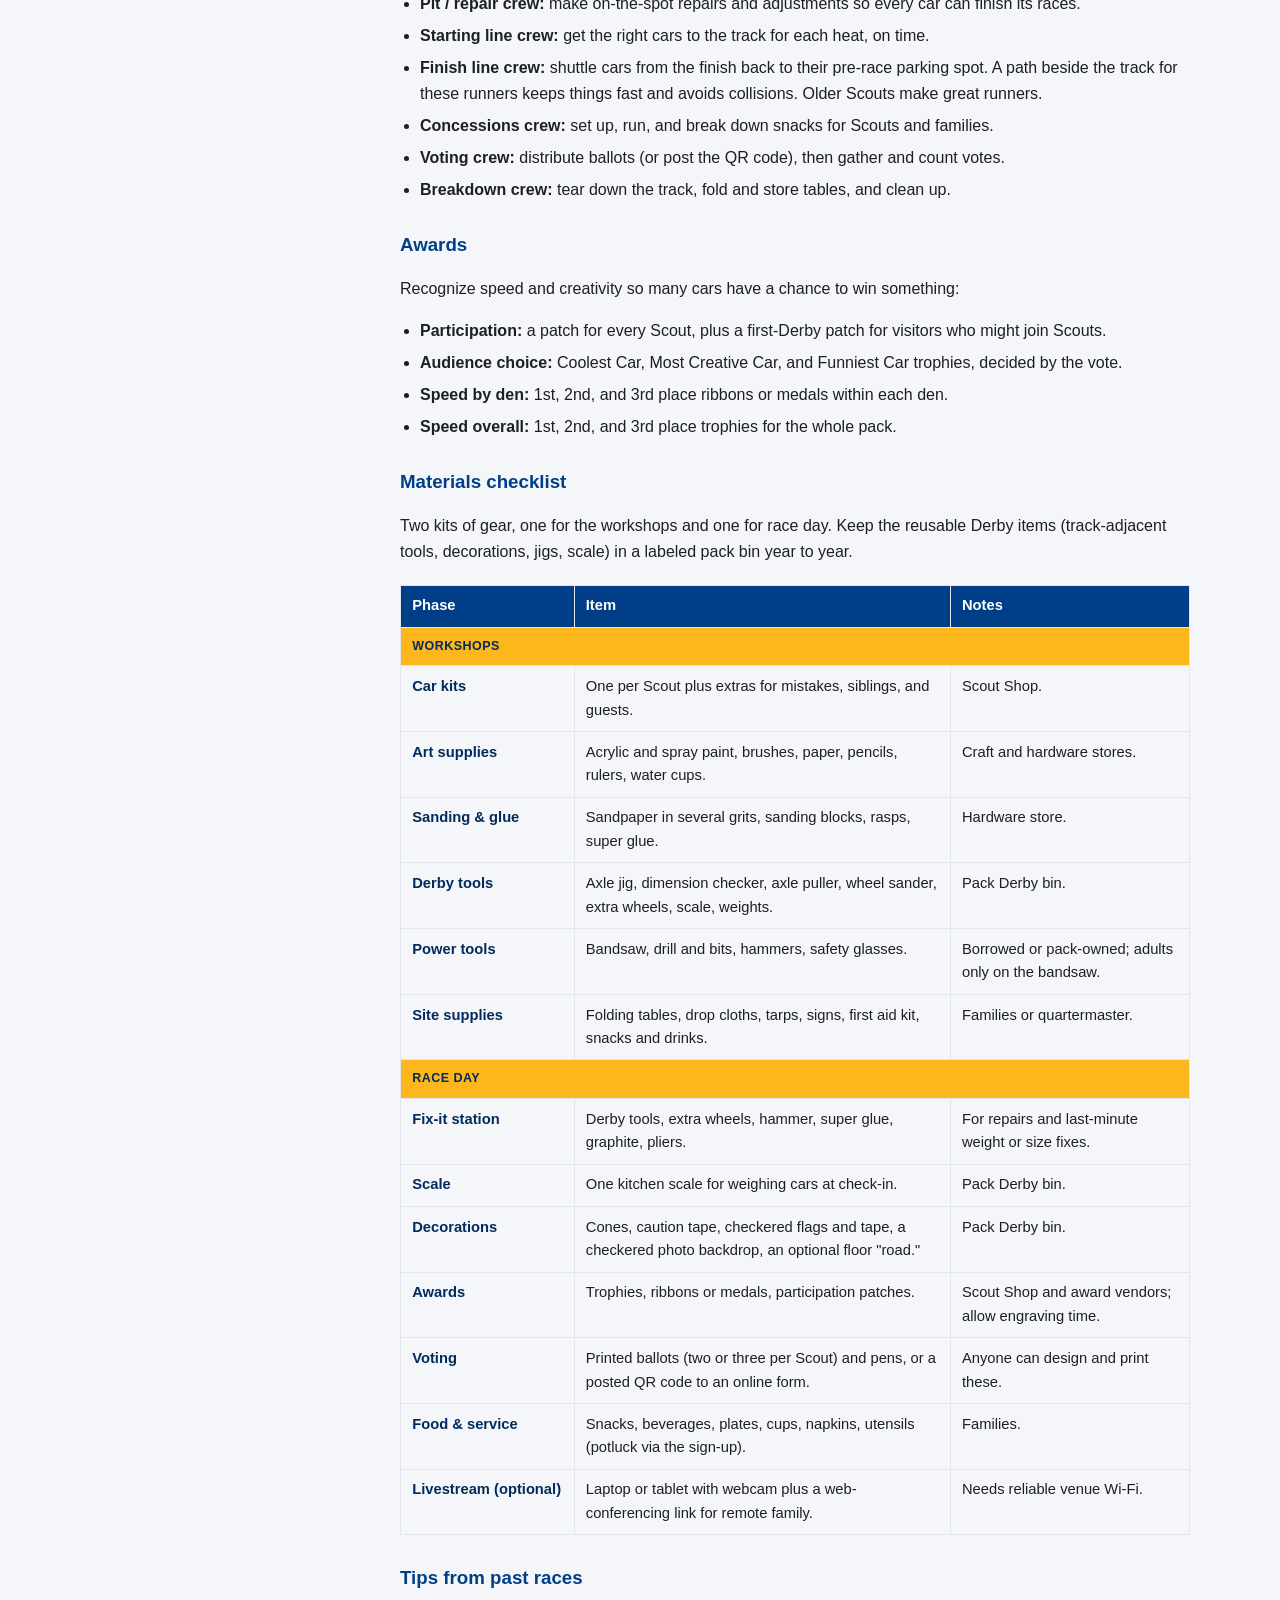
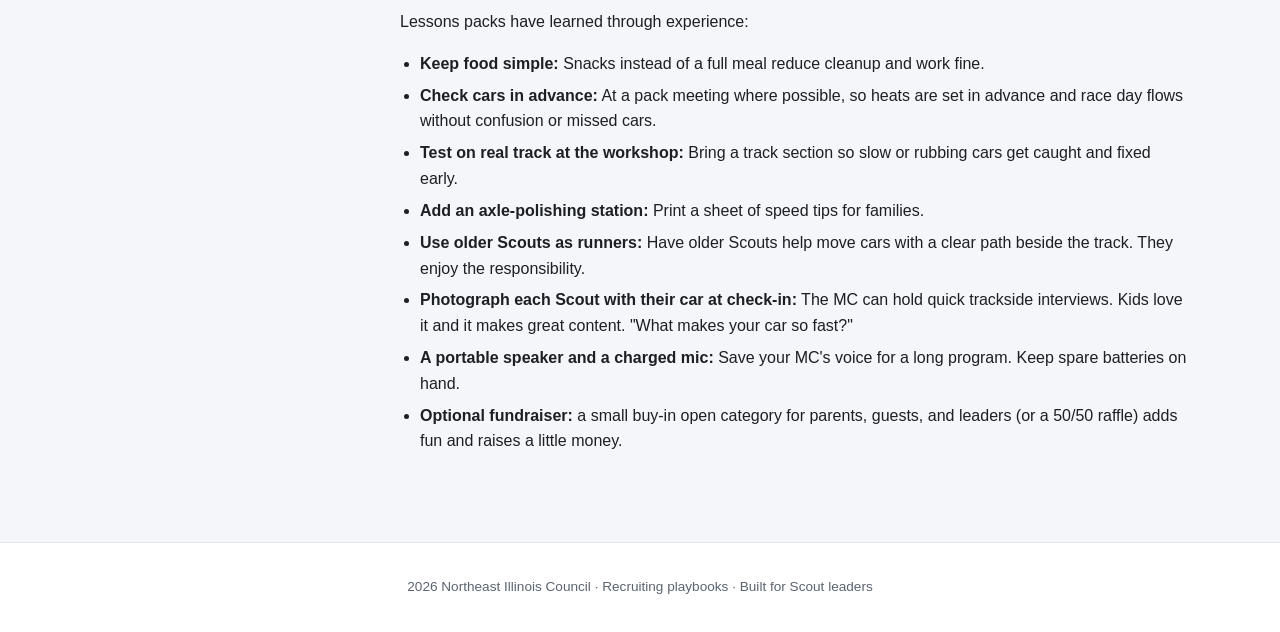
<file: events/pinewood-derby.html>
<!DOCTYPE html>
<html lang="en">
<head>
  <meta charset="UTF-8">
  <meta name="viewport" content="width=device-width, initial-scale=1.0">
  <title>Pinewood Derby: Cub Scout Recruiting</title>
  <meta name="description" content="January Pinewood Derby recruiting event playbook.">
  <link rel="stylesheet" href="../styles.css">
</head>
<body>
  <header class="site-header">
    <div class="hero">
      <h1>Pinewood Derby</h1>
      <p class="tagline">January &middot; Pinewood Derby recruiting event</p>
    </div>
    <img class="hero-image" src="../images/pinewood-derby-hero.jpeg" alt="Pinewood Derby recruiting event">
  </header>

  <div class="layout">
    <aside class="sidebar" id="site-nav"></aside>

    <main class="content article">
    <section>
      <h2>Overview</h2>
      <p>The Pinewood Derby is a classic Scouting event. Generations of Cub Scouts have designed, built, painted, and raced cars. Adults usually remember the excitement from their childhood Pinewood Derby. Many packs already hold a Pinewood Derby every year, but it also makes an outstanding recruiting event in the winter for new families.</p>

      <h3>Why it works for recruiting</h3>
      <p>A Derby is "show, don't sell" in action. Invite prospective families to come watch, and the event sells itself: the gym is loud, every kid is cheering, and a visiting child sees other kids racing cars they built. Siblings and guests are welcome to build and race their own cars (require registration in Scouting in order to win trophies), so a prospective family can go from spectator to registered Scout in the same afternoon. Pair the Derby with a follow-up invitation and it becomes a recruiting moment, as well as a pack tradition.</p>

      <h3>The two-part structure</h3>
      <p>A successful Derby is really two events, and most of the work is in the first one:</p>
      <ul>
        <li><strong>Build workshops</strong> (two or three weekends before race day): families pick up a kit and design, cut, sand, paint, weight, and tune their cars at shared work stations. The workshops are where the real Scouting skill-building happens. It is also a great opportunity to discuss joining the pack.</li>
        <li><strong>Race day:</strong> cars are checked in against the rules, raced in heats by den, and celebrated with awards. Plan for a brisk, well-staffed afternoon. You may also have cars from prior years that visiting kids can choose from to race on race day.</li>
      </ul>

      <h3>Who runs it</h3>
      <p>There are many excellent guides to running a Pinewood Derby. Those guides cover the race mechanics well; this playbook layers in the marketing and outreach to new families. If you're new to running a Pinewood Derby, form a small committee early and divide ownership. The roles that past packs found essential:</p>
      <ul>
        <li><strong>Event lead:</strong> owns the schedule, books the space, and books a race official to run the track and timing software.</li>
        <li><strong>Workshop lead:</strong> owns kits, materials, and tools, plus the workshop space and its volunteers.</li>
        <li><strong>Race-day lead:</strong> owns the run-of-show, volunteer sign-ups, check-in, and awards.</li>
        <li><strong>Track and electronics crew:</strong> a few detail-oriented people to assemble the track (level, same-length sections, screws tightened evenly) plus one or two to run the timer, cables, and computer.</li>
      </ul>

      <div class="callout">
        <span class="lead">Book the hard-to-get pieces first.</span>
        The race date depends on the space (often a school gym) and a race official who owns the track and timing system. Lock those down roughly four months in advance, then schedule the build workshops backward from race day.
      </div>
    </section>

    <section>
      <h2>Calendar of Activities</h2>
      <p>This covers the long lead-up planning timeline and the run-of-show for race day itself. Adjust the day counts to your own calendar.</p>

      <h3>4 months out</h3>
      <ul>
        <li>Set the race date in coordination with your race official and your venue so it works for both.</li>
        <li>Book the race runner / official who owns the track and timing software. Aim for a setup that can run two races per minute.</li>
        <li>Book the race space (a school gym works well; many councils also offer their space for Derby races).</li>
        <li>Schedule the build workshops with your pack committee, working backward from race day. Allow two to three weekends before the race for Scouts to build their cars.</li>
      </ul>

      <h3>2 months out</h3>
      <ul>
        <li>Book the workshop or garage space. A community workshop or makerspace is a good option because of the bandsaw and ventilation for painting.</li>
        <li>Recruit your workshop and race-day volunteer crews (see the volunteer roles below).</li>
        <li>Take inventory and purchase workshop materials (see the materials lists under Activities).</li>
        <li>Buy car kits: one per Scout plus several extras for mistakes, siblings, and guests.</li>
        <li>Buy trophies, medals, and patches (allow lead time for custom patches/awards).</li>
        <li>Update your BeAScout.org listing (meeting day, location, contact) so families who look you up after hearing about the race find the right information.</li>
        <li>Design the "come watch the races" flyer for prospective families: date, time, location, a good photo, and a note that siblings and guests can race too. Ask your council or district for help printing flyers and yard signs.</li>
      </ul>

      <h3>3 weeks out</h3>
      <ul>
        <li>Confirm a scale is available at every build event so cars can be weighed as they are finished.</li>
        <li>Hold the build workshops (design, cut, sand, paint, add weight, mount and tune wheels, weigh in).</li>
        <li>Set up, run, and clean up each workshop with signs, tarps, drop cloths, and snacks.</li>
        <li>Submit the flyer to school channels: the school "digital backpack" (electronic flyer system), PTA newsletters, and school newsletters. Their publishing lead times are often two weeks or more, so submit now.</li>
        <li>Post the invitation in community Facebook groups, and consider a small paid local Facebook or Instagram ad targeted by location, with photos from a past race.</li>
        <li>Ask every Scout to personally invite a friend to come watch and race. A personal invitation from a friend out-recruits every other channel.</li>
      </ul>

      <h3>2 weeks out</h3>
      <ul>
        <li>Design and print the voting ballots (recommended categories: Coolest, Most Creative, Funniest) or set up a QR-code voting form.</li>
        <li>Open an Evite or SignUpGenius for race-day volunteer slots and any potluck snacks.</li>
        <li>Prepare the &ldquo;Our Next Adventures&rdquo; follow-up cards: a printed card listing two or three dated, fun, guest-friendly upcoming events to hand to every prospective family.</li>
        <li>Place yard signs where families will see them, especially school pickup and drop-off lines.</li>
        <li>Print the BeAScout QR code (large, on a stand or poster) for the guest welcome table, plus simple lead cards for families who prefer pen and paper.</li>
      </ul>

      <h3>1 week out</h3>
      <ul>
        <li>Send the race roster (each Scout's name and den) to the race official, and plan to update it on race day for additions, siblings, and guests.</li>
        <li>Finalize and circulate the race-day agenda.</li>
        <li>Send a reminder through the school and Facebook channels, and a personal note to every prospective family who has expressed interest.</li>
        <li>Optional but recommended: hold car check-in at a pack meeting the week before so heats can be set in advance and race day runs tighter. Collect the reviewed cars and hold them until race day to reduce the start-up time.</li>
      </ul>

      <h3>Race day</h3>
      <p>A clean, brisk schedule keeps young kids engaged. For very large packs, consider starting older Scouts first, then have younger Scouts join to maximize their attention spans. Aim for two heats per minute to keep race action high.</p>
      <table class="activity-table">
        <thead>
          <tr><th>Time</th><th>Activity</th></tr>
        </thead>
        <tbody>
          <tr><td>11:00 am</td><td>Volunteer setup: track, check-in, fix-it station, guest welcome table, tables, decorations.</td></tr>
          <tr><td>11:45 am</td><td>Guest welcome table opens: greet visiting families, capture contact info (BeAScout QR code or a lead card), and hand each family an &ldquo;Our Next Adventures&rdquo; card. Visiting kids pick a loaner car to race.</td></tr>
          <tr><td>12:00 pm</td><td>Arrival and check-in for older dens (Arrow of Light, Webelos, Bears).</td></tr>
          <tr><td>12:15 pm</td><td>Arrival and check-in for younger dens (Wolves, Tigers, Lions).</td></tr>
          <tr><td>12:30 pm</td><td>Audience-choice voting (Coolest, Most Creative, Funniest) opens once all cars are checked in.</td></tr>
          <tr><td>12:45 pm</td><td>Opening ceremony (welcome the visiting families by name of school or neighborhood, a cheer, explain voting and good sportsmanship), and begin races.</td></tr>
          <tr><td>During racing</td><td>Floating ambassadors chat with visiting parents: answer the cost and time questions, point to the BeAScout QR code, and make sure no interested family leaves uncaptured.</td></tr>
          <tr><td>After racing</td><td>Awards and group photos. Confirm every visiting family has the &ldquo;Our Next Adventures&rdquo; card before they head out.</td></tr>
          <tr><td>After awards</td><td>Volunteer cleanup and takedown.</td></tr>
        </tbody>
      </table>
      <p>Hold voting after every car is checked in, and tally votes during the racing so winners are ready by the awards. Aim for less than two hours of racing even for a large pack to keep the energy up.</p>

      <h3>After the event</h3>
      <ul>
        <li>Notify the venue custodian when cleanup is done (a small courtesy that keeps your space relationship healthy).</li>
        <li>Post photos and a follow-up "join us" message for any prospective families who attended (see Advertising &amp; Marketing).</li>
        <li>Capture lessons learned while they are fresh (see the tips below).</li>
      </ul>
    </section>

    <section>
      <h2>Advertising &amp; Marketing</h2>
      <p>Derby promotion works on two fronts: inside the pack (so families build cars and show up to race) and outward to the community (so prospective families come watch and get invited to join).</p>

      <h3>One "start your engines" email to families</h3>
      <p>Send families a single, do-it-all message that serves as the one-stop shop for the Derby. Include:</p>
      <ul>
        <li><strong>The build workshops:</strong> what happens (pick up kit, design, cut, paint, then later wheels, weights, and weigh-in), plus dates, locations, and what to wear (Class B shirts with a smock or grunge clothes for painting).</li>
        <li><strong>The race:</strong> date, time, location, and the award categories (fastest, coolest, funniest, most creative).</li>
        <li><strong>The race-day schedule</strong> so families know their den's check-in and race times.</li>
        <li><strong>A volunteer call:</strong> name the crews you need (pit crew, start and finish line, setup and takedown, concessions) and note that no experience is required.</li>
        <li><strong>The fine print:</strong> your pack's car rules and specifications, so there are no surprises at check-in.</li>
      </ul>

      <h3>Reaching prospective families (recruiting)</h3>
      <ul>
        <li><strong>Make the race an open house.</strong> Invite prospective families to come watch, and tell them siblings and guests can build and race a car too. A loud, joyful gym full of kids is the best advertisement Scouting has.</li>
        <li><strong>Use your normal recruiting channels:</strong> the school "digital backpack," PTA newsletters, community Facebook groups, and word of mouth from current families. Ask each Scout to invite a friend.</li>
        <li><strong>Capture and follow up.</strong> Collect contact info from interested families at the guest welcome table (the BeAScout QR code or a quick lead card) and follow up within a couple of days with a warm note and a specific invitation to your next meeting or event.</li>
        <li><strong>Photograph everything.</strong> Candids of kids mid-race (with photo permission) fuel social posts and next year's flyer. A short "join Cub Scouts, here is how" post with a link and a few photos converts after the fact.</li>
      </ul>

      <h3>Voting and engagement on the day</h3>
      <p>Audience-choice voting keeps spectators (including visiting families) involved. Print ballots, or post a QR code around the gym that opens an online voting form. Give every Scout and their guests a vote, and use ranked choice (ask for a second choice) so ties are easy to break.</p>
    </section>

    <section>
      <h2>Activities</h2>
      <p>The Derby has two activity phases: the build workshops (where the Scouting skills happen) and race day (where the cars compete). Below are the stations to run, the materials to gather, and hard-won tips from past races.</p>

      <h3>Build workshop stations</h3>
      <p>Set up the workshop as a flow of stations so families move from raw kit to race-ready car. Staff each station with at least one or two volunteers, and stagger arrival times so the cutting station does not back up.</p>
      <table class="activity-table">
        <thead>
          <tr>
            <th>Station</th>
            <th>What kids do</th>
            <th>Typical materials</th>
          </tr>
        </thead>
        <tbody>
          <tr>
            <td>Design</td>
            <td>Sketch a car shape on paper before cutting.</td>
            <td>Paper, pencils, rulers, design idea books.</td>
          </tr>
          <tr>
            <td>Cutting (adult-run)</td>
            <td>Hand off a marked block; an adult cuts the shape on the bandsaw.</td>
            <td>Bandsaw, safety glasses, an experienced adult operator. This is the one station kids do not run.</td>
          </tr>
          <tr>
            <td>Shaping &amp; sanding</td>
            <td>Smooth the cut car with rasps and sandpaper.</td>
            <td>Rasps, sanding blocks, sandpaper in several grits.</td>
          </tr>
          <tr>
            <td>Painting</td>
            <td>Prime, paint, and decorate the car.</td>
            <td>Acrylic and spray paint, brushes, water cups, drop cloths, tarps, ventilation.</td>
          </tr>
          <tr>
            <td>Wheels &amp; axles</td>
            <td>Mount wheels, drill straight pilot holes with the jig, and free up the axles.</td>
            <td>Axle jig, drill and bits, hammer, super glue, graphite, extra wheels and axles.</td>
          </tr>
          <tr>
            <td>Weight &amp; weigh-in</td>
            <td>Add weight to approach (but not exceed) 5 ounces, then weigh the car.</td>
            <td>Kitchen scale, stick-on or press-in weights, a dimension checker.</td>
          </tr>
        </tbody>
      </table>
      <p>An optional axle-polishing station is worth adding: smoother axles are a meaningful, hands-on way for kids to make their cars faster. Bring a longer section of track to the workshop so cars can be test-run and any that do not reach the bottom can be fixed early. A car that stalls on race day is a real disappointment.</p>

      <h3>Race-day stations and volunteer crews</h3>
      <p>Race day for a 50-plus car pack needs a deep volunteer bench. Break the work into small, clearly defined crews so no one is overloaded:</p>
      <ul>
        <li><strong>Setup crew:</strong> assemble the track, check-in station, fix-it station, tables, and decorations.</li>
        <li><strong>Check-in crew:</strong> confirm each car meets your pack's published rules, assign a number, mark it on the roster, and place it on deck.</li>
        <li><strong>Guest welcome crew:</strong> one or two friendly greeters who welcome visiting families, capture contact info (BeAScout QR code or a lead card), hand out the &ldquo;Our Next Adventures&rdquo; cards, and help visiting kids pick a loaner car to race.</li>
        <li><strong>Pit / repair crew:</strong> make on-the-spot repairs and adjustments so every car can finish its races.</li>
        <li><strong>Starting line crew:</strong> get the right cars to the track for each heat, on time.</li>
        <li><strong>Finish line crew:</strong> shuttle cars from the finish back to their pre-race parking spot. A path beside the track for these runners keeps things fast and avoids collisions. Older Scouts make great runners.</li>
        <li><strong>Concessions crew:</strong> set up, run, and break down snacks for Scouts and families.</li>
        <li><strong>Voting crew:</strong> distribute ballots (or post the QR code), then gather and count votes.</li>
        <li><strong>Breakdown crew:</strong> tear down the track, fold and store tables, and clean up.</li>
      </ul>

      <h3>Awards</h3>
      <p>Recognize speed and creativity so many cars have a chance to win something:</p>
      <ul>
        <li><strong>Participation:</strong> a patch for every Scout, plus a first-Derby patch for visitors who might join Scouts.</li>
        <li><strong>Audience choice:</strong> Coolest Car, Most Creative Car, and Funniest Car trophies, decided by the vote.</li>
        <li><strong>Speed by den:</strong> 1st, 2nd, and 3rd place ribbons or medals within each den.</li>
        <li><strong>Speed overall:</strong> 1st, 2nd, and 3rd place trophies for the whole pack.</li>
      </ul>

      <h3>Materials checklist</h3>
      <p>Two kits of gear, one for the workshops and one for race day. Keep the reusable Derby items (track-adjacent tools, decorations, jigs, scale) in a labeled pack bin year to year.</p>
      <table class="activity-table">
        <thead>
          <tr>
            <th>Phase</th>
            <th>Item</th>
            <th>Notes</th>
          </tr>
        </thead>
        <tbody>
          <tr class="cat"><th colspan="3">Workshops</th></tr>
          <tr><td>Car kits</td><td>One per Scout plus extras for mistakes, siblings, and guests.</td><td>Scout Shop.</td></tr>
          <tr><td>Art supplies</td><td>Acrylic and spray paint, brushes, paper, pencils, rulers, water cups.</td><td>Craft and hardware stores.</td></tr>
          <tr><td>Sanding &amp; glue</td><td>Sandpaper in several grits, sanding blocks, rasps, super glue.</td><td>Hardware store.</td></tr>
          <tr><td>Derby tools</td><td>Axle jig, dimension checker, axle puller, wheel sander, extra wheels, scale, weights.</td><td>Pack Derby bin.</td></tr>
          <tr><td>Power tools</td><td>Bandsaw, drill and bits, hammers, safety glasses.</td><td>Borrowed or pack-owned; adults only on the bandsaw.</td></tr>
          <tr><td>Site supplies</td><td>Folding tables, drop cloths, tarps, signs, first aid kit, snacks and drinks.</td><td>Families or quartermaster.</td></tr>
          <tr class="cat"><th colspan="3">Race day</th></tr>
          <tr><td>Fix-it station</td><td>Derby tools, extra wheels, hammer, super glue, graphite, pliers.</td><td>For repairs and last-minute weight or size fixes.</td></tr>
          <tr><td>Scale</td><td>One kitchen scale for weighing cars at check-in.</td><td>Pack Derby bin.</td></tr>
          <tr><td>Decorations</td><td>Cones, caution tape, checkered flags and tape, a checkered photo backdrop, an optional floor "road."</td><td>Pack Derby bin.</td></tr>
          <tr><td>Awards</td><td>Trophies, ribbons or medals, participation patches.</td><td>Scout Shop and award vendors; allow engraving time.</td></tr>
          <tr><td>Voting</td><td>Printed ballots (two or three per Scout) and pens, or a posted QR code to an online form.</td><td>Anyone can design and print these.</td></tr>
          <tr><td>Food &amp; service</td><td>Snacks, beverages, plates, cups, napkins, utensils (potluck via the sign-up).</td><td>Families.</td></tr>
          <tr><td>Livestream (optional)</td><td>Laptop or tablet with webcam plus a web-conferencing link for remote family.</td><td>Needs reliable venue Wi-Fi.</td></tr>
        </tbody>
      </table>

      <h3>Tips from past races</h3>
      <p>Lessons packs have learned through experience:</p>
      <ul>
        <li><strong>Keep food simple:</strong> Snacks instead of a full meal reduce cleanup and work fine.</li>
        <li><strong>Check cars in advance:</strong> At a pack meeting where possible, so heats are set in advance and race day flows without confusion or missed cars.</li>
        <li><strong>Test on real track at the workshop:</strong> Bring a track section so slow or rubbing cars get caught and fixed early.</li>
        <li><strong>Add an axle-polishing station:</strong> Print a sheet of speed tips for families.</li>
        <li><strong>Use older Scouts as runners:</strong> Have older Scouts help move cars with a clear path beside the track. They enjoy the responsibility.</li>
        <li><strong>Photograph each Scout with their car at check-in:</strong> The MC can hold quick trackside interviews. Kids love it and it makes great content. "What makes your car so fast?"</li>
        <li><strong>A portable speaker and a charged mic:</strong> Save your MC's voice for a long program. Keep spare batteries on hand.</li>
        <li><strong>Optional fundraiser:</strong> a small buy-in open category for parents, guests, and leaders (or a 50/50 raffle) adds fun and raises a little money.</li>
      </ul>
    </section>
  </main>
  </div>

  <footer class="site-footer">
    <div class="inner">
      <p id="site-footer-text">Northeast Illinois Council &middot; Recruiting playbooks &middot; Built for Scout leaders</p>
    </div>
  </footer>
  <script src="../nav.js"></script>
</body>
</html>
</file>
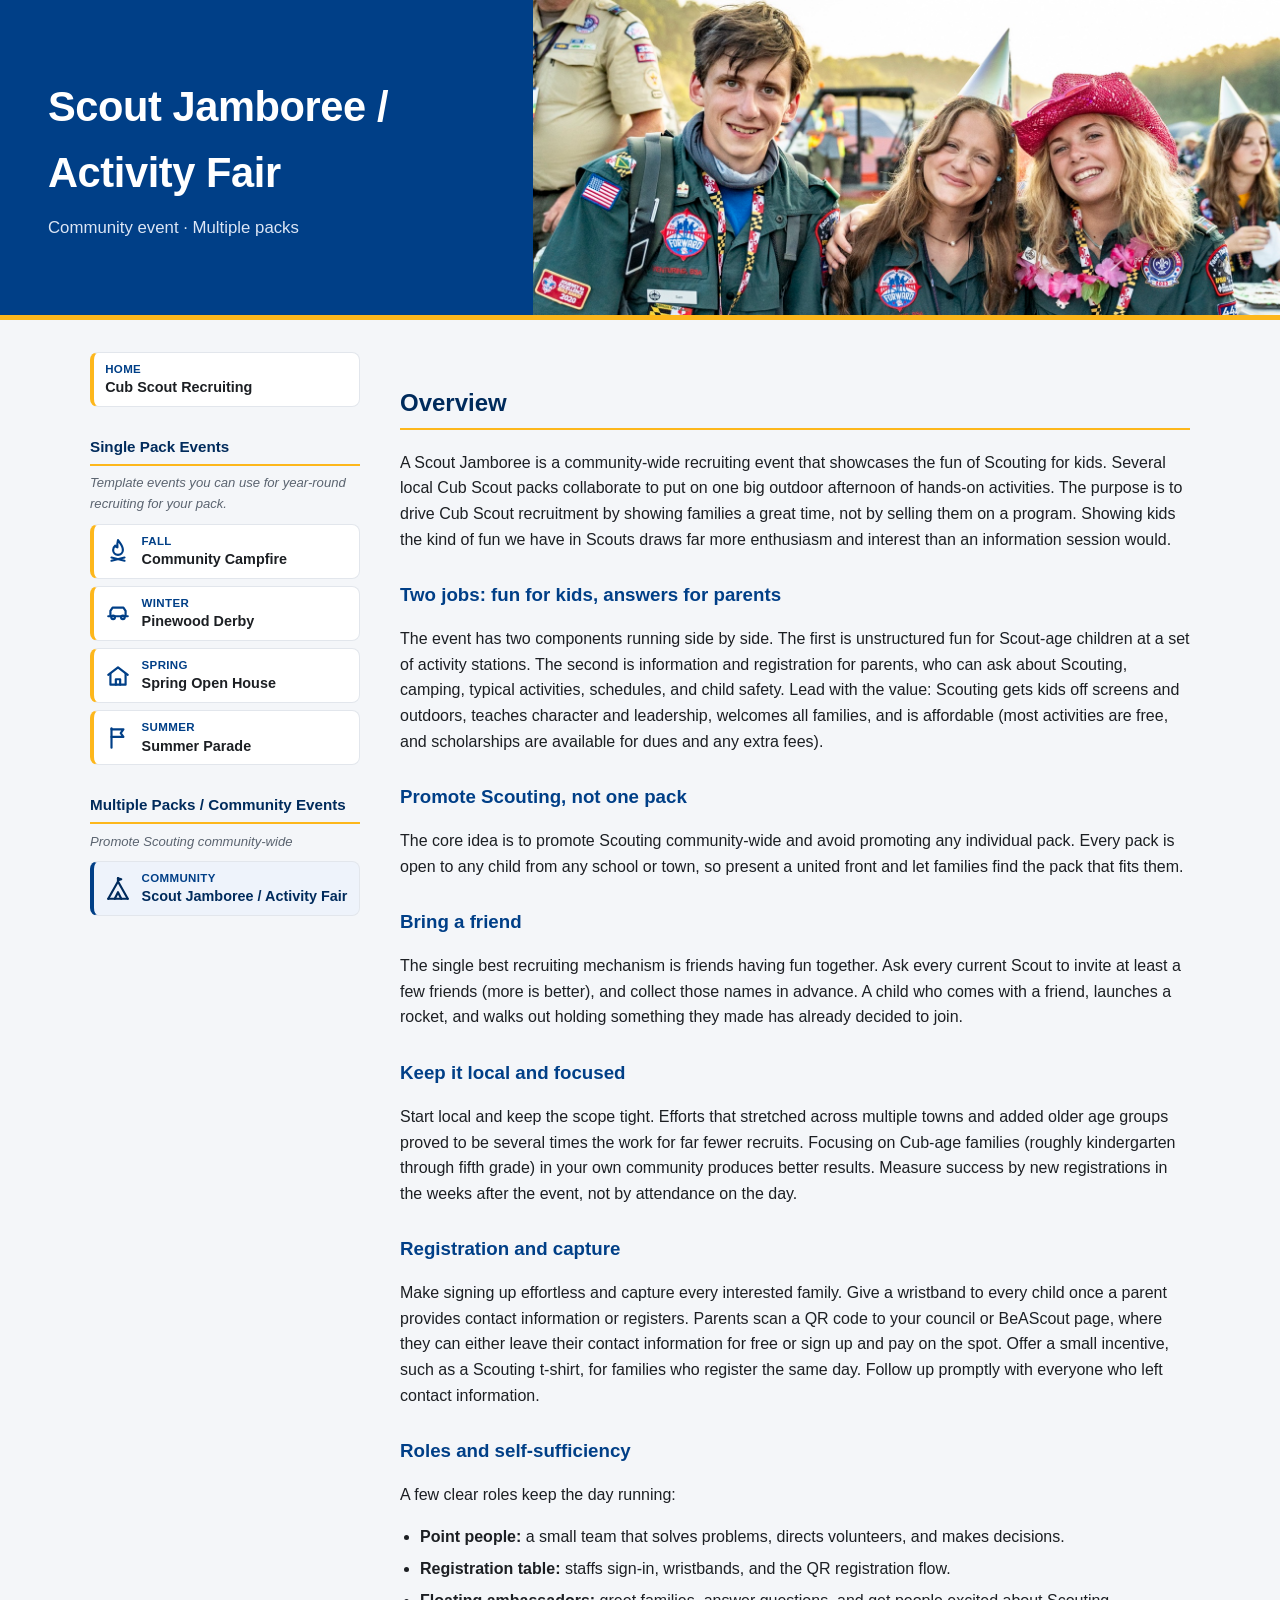
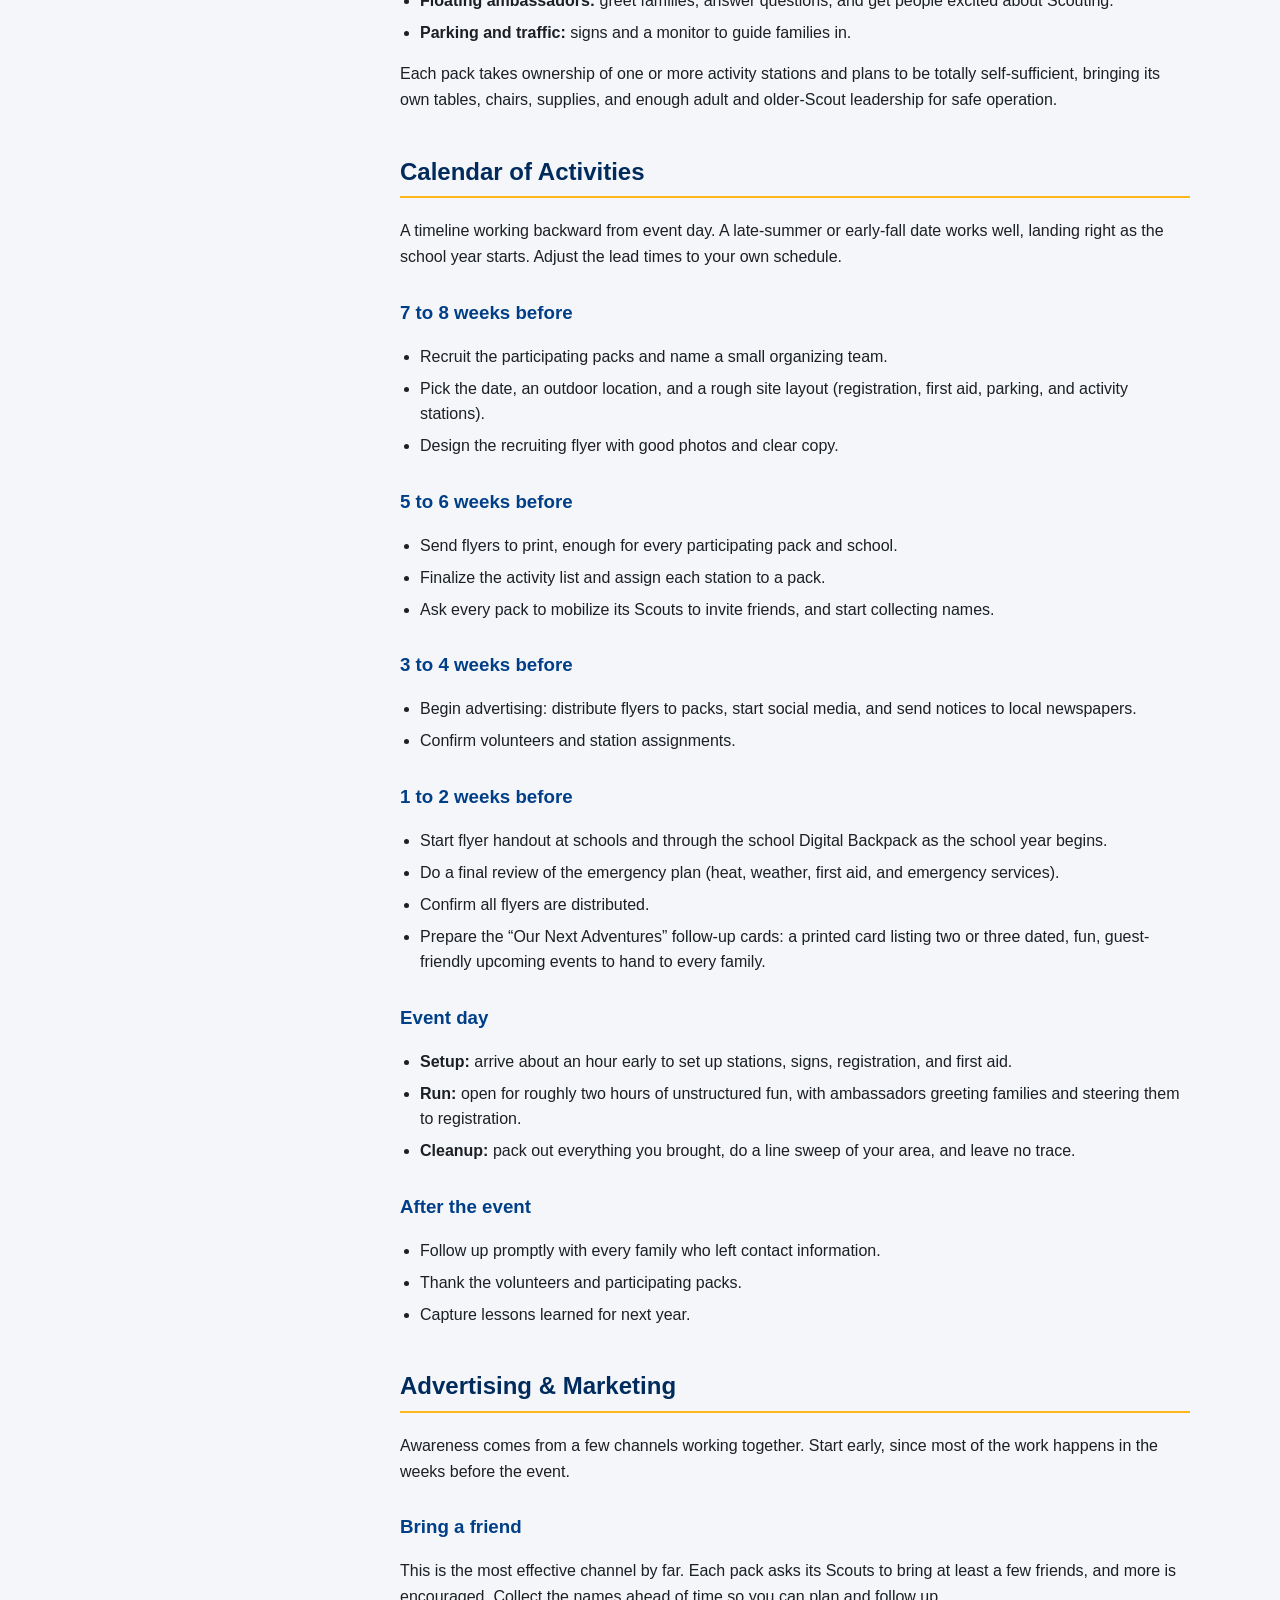
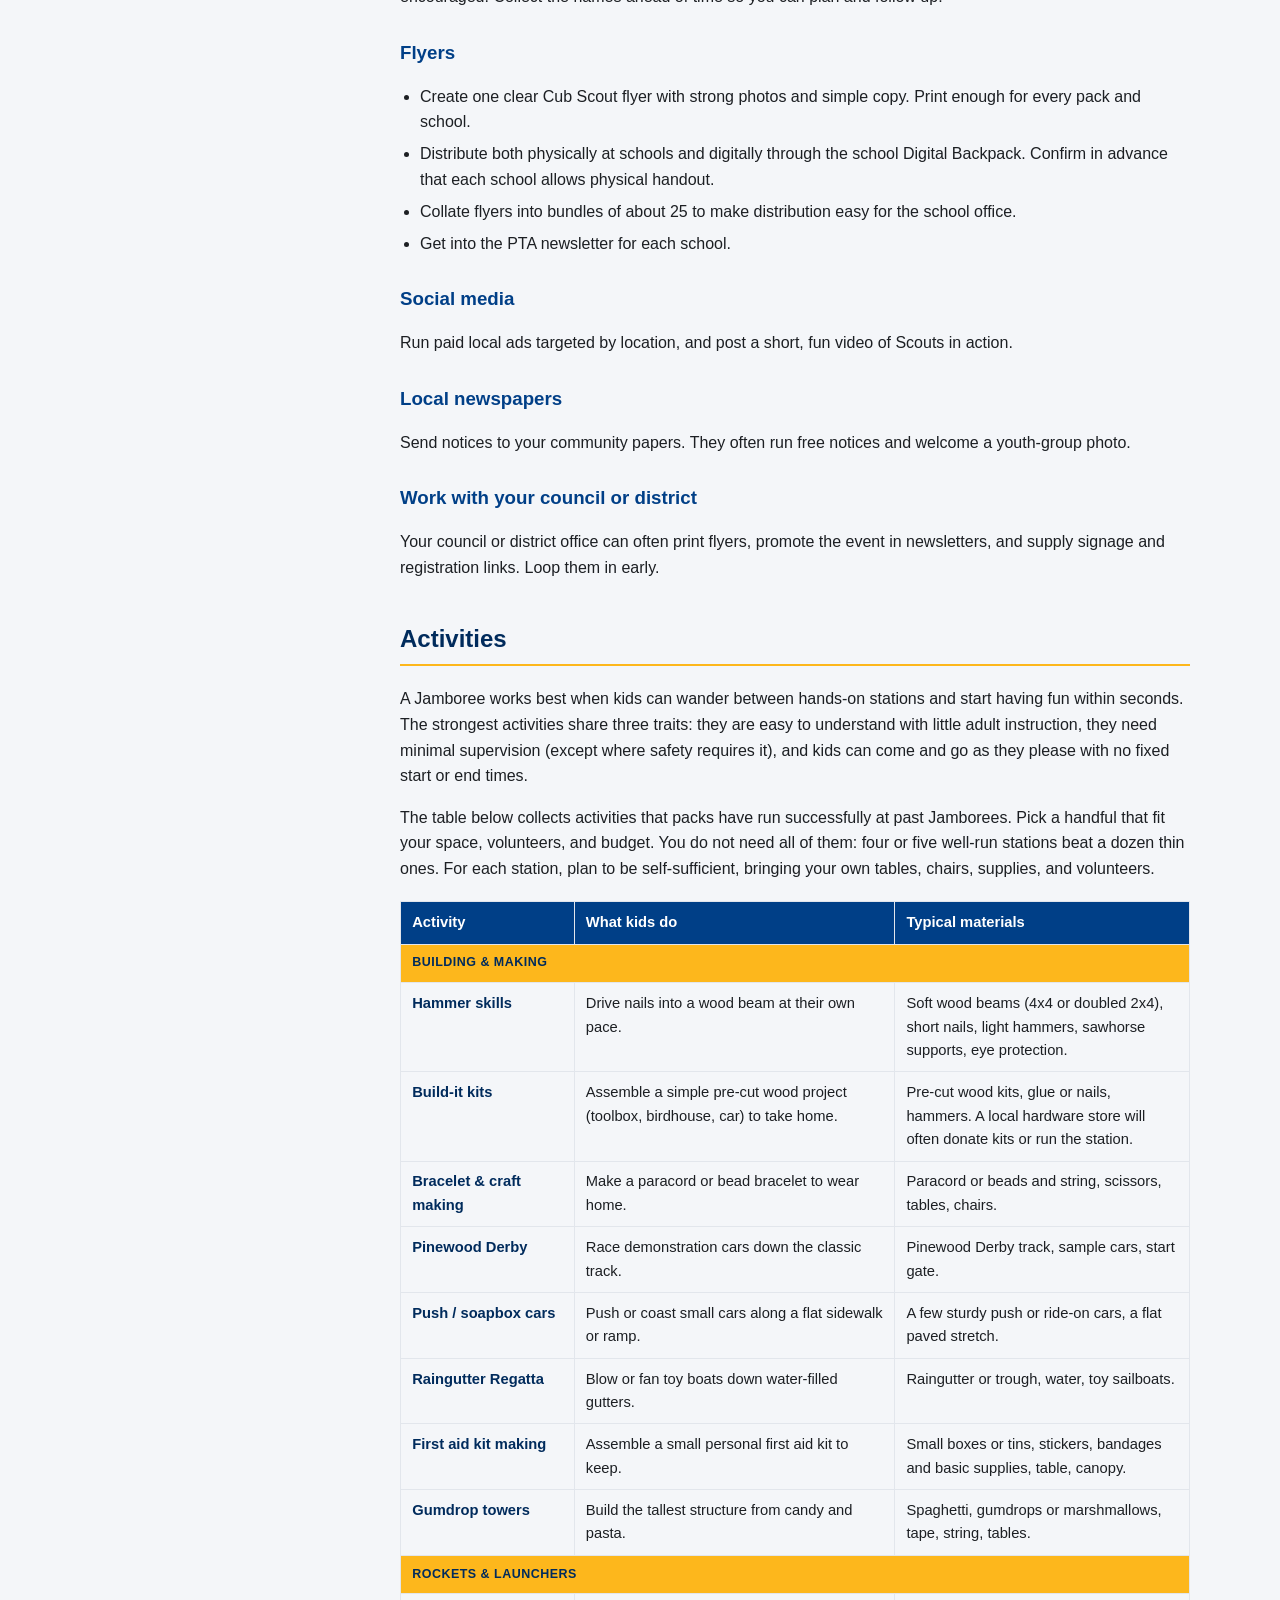
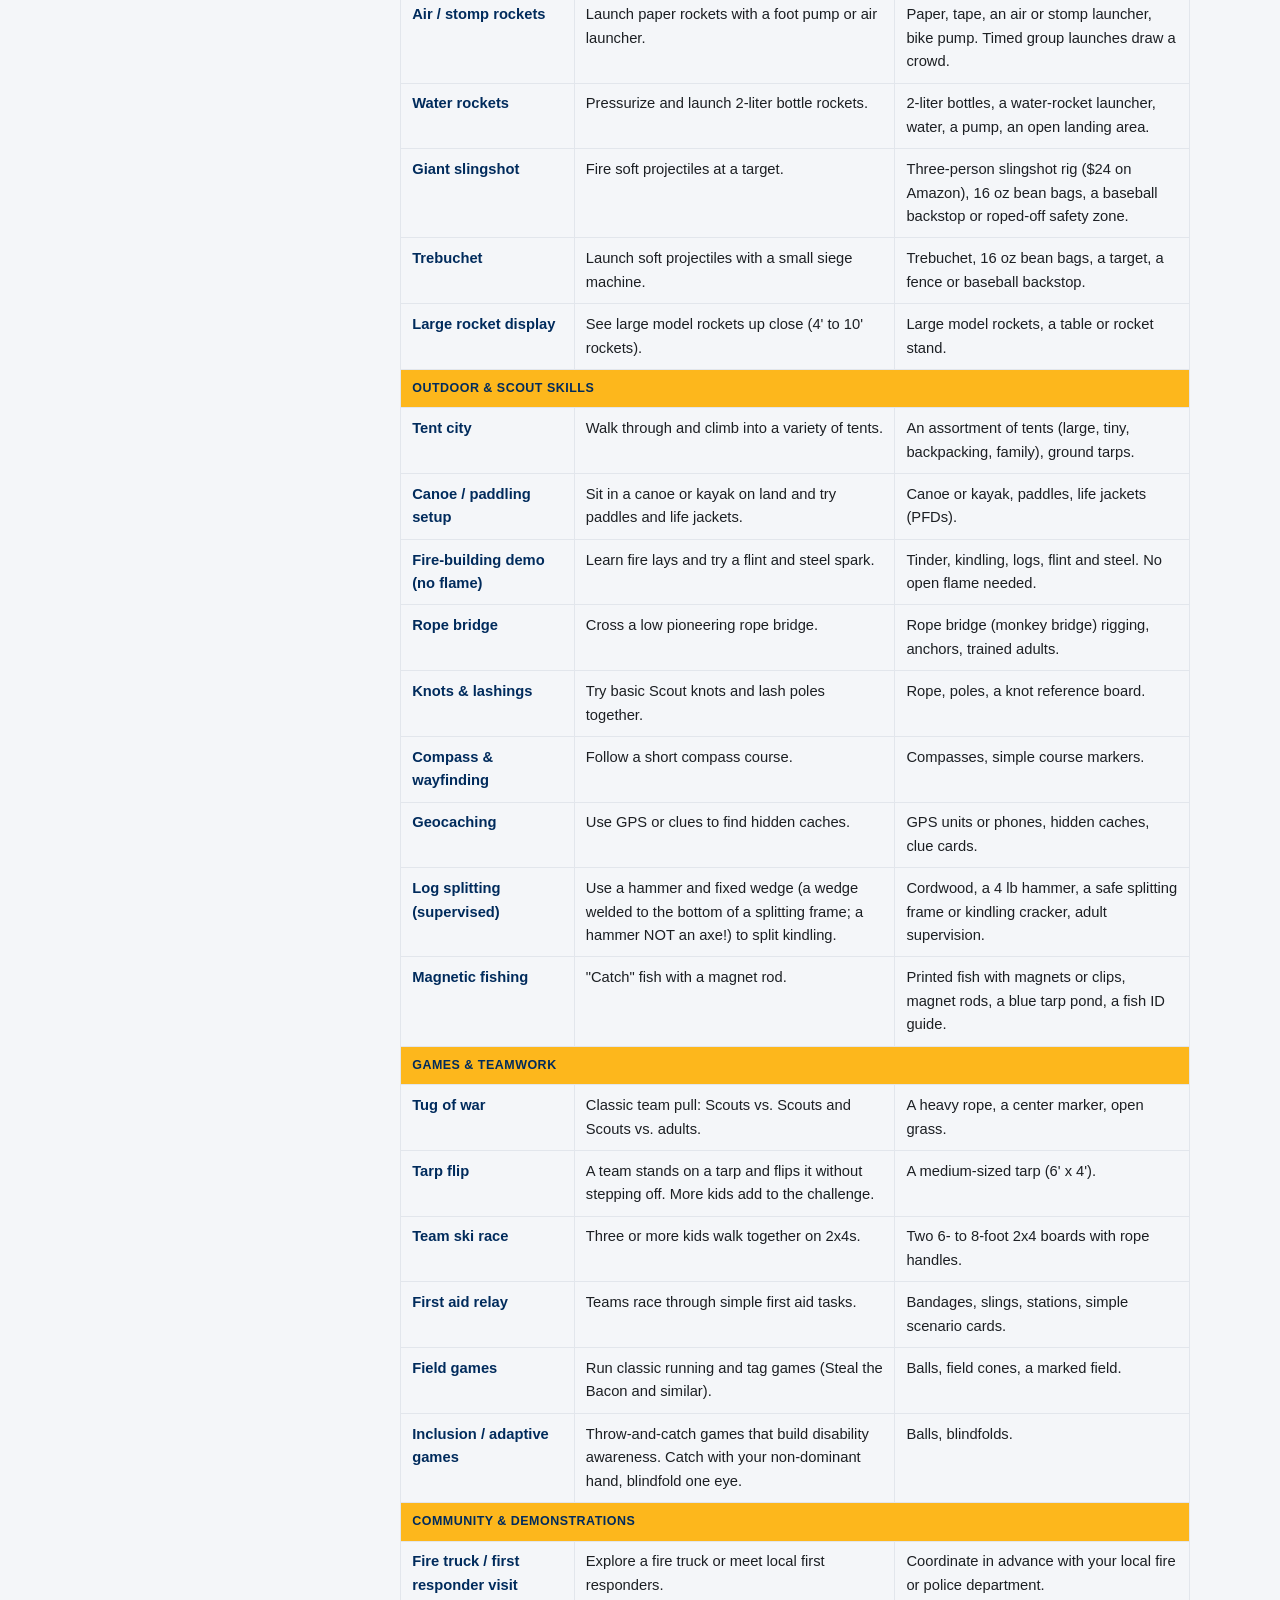
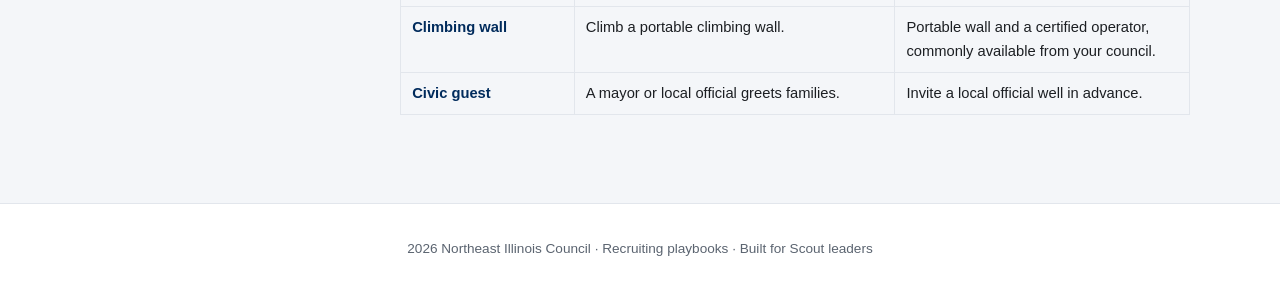
<file: events/scout-jamboree.html>
<!DOCTYPE html>
<html lang="en">
<head>
  <meta charset="UTF-8">
  <meta name="viewport" content="width=device-width, initial-scale=1.0">
  <title>Scout Jamboree / Activity Fair: Cub Scout Recruiting</title>
  <meta name="description" content="Community-wide Scout Jamboree / Activity Fair recruiting playbook for multiple packs.">
  <link rel="stylesheet" href="../styles.css">
</head>
<body>
  <header class="site-header">
    <div class="hero">
      <h1>Scout Jamboree / Activity Fair</h1>
      <p class="tagline">Community event &middot; Multiple packs</p>
    </div>
    <img class="hero-image" src="../images/scout-jamboree-hero.jpeg" alt="Scout Jamboree / Activity Fair">
  </header>

  <div class="layout">
    <aside class="sidebar" id="site-nav"></aside>

    <main class="content article">
    <section>
      <h2>Overview</h2>
      <p>A Scout Jamboree is a community-wide recruiting event that showcases the fun of Scouting for kids. Several local Cub Scout packs collaborate to put on one big outdoor afternoon of hands-on activities. The purpose is to drive Cub Scout recruitment by showing families a great time, not by selling them on a program. Showing kids the kind of fun we have in Scouts draws far more enthusiasm and interest than an information session would.</p>

      <h3>Two jobs: fun for kids, answers for parents</h3>
      <p>The event has two components running side by side. The first is unstructured fun for Scout-age children at a set of activity stations. The second is information and registration for parents, who can ask about Scouting, camping, typical activities, schedules, and child safety. Lead with the value: Scouting gets kids off screens and outdoors, teaches character and leadership, welcomes all families, and is affordable (most activities are free, and scholarships are available for dues and any extra fees).</p>

      <h3>Promote Scouting, not one pack</h3>
      <p>The core idea is to promote Scouting community-wide and avoid promoting any individual pack. Every pack is open to any child from any school or town, so present a united front and let families find the pack that fits them.</p>

      <h3>Bring a friend</h3>
      <p>The single best recruiting mechanism is friends having fun together. Ask every current Scout to invite at least a few friends (more is better), and collect those names in advance. A child who comes with a friend, launches a rocket, and walks out holding something they made has already decided to join.</p>

      <h3>Keep it local and focused</h3>
      <p>Start local and keep the scope tight. Efforts that stretched across multiple towns and added older age groups proved to be several times the work for far fewer recruits. Focusing on Cub-age families (roughly kindergarten through fifth grade) in your own community produces better results. Measure success by new registrations in the weeks after the event, not by attendance on the day.</p>

      <h3>Registration and capture</h3>
      <p>Make signing up effortless and capture every interested family. Give a wristband to every child once a parent provides contact information or registers. Parents scan a QR code to your council or BeAScout page, where they can either leave their contact information for free or sign up and pay on the spot. Offer a small incentive, such as a Scouting t-shirt, for families who register the same day. Follow up promptly with everyone who left contact information.</p>

      <h3>Roles and self-sufficiency</h3>
      <p>A few clear roles keep the day running:</p>
      <ul>
        <li><strong>Point people:</strong> a small team that solves problems, directs volunteers, and makes decisions.</li>
        <li><strong>Registration table:</strong> staffs sign-in, wristbands, and the QR registration flow.</li>
        <li><strong>Floating ambassadors:</strong> greet families, answer questions, and get people excited about Scouting.</li>
        <li><strong>Parking and traffic:</strong> signs and a monitor to guide families in.</li>
      </ul>
      <p>Each pack takes ownership of one or more activity stations and plans to be totally self-sufficient, bringing its own tables, chairs, supplies, and enough adult and older-Scout leadership for safe operation.</p>
    </section>

    <section>
      <h2>Calendar of Activities</h2>
      <p>A timeline working backward from event day. A late-summer or early-fall date works well, landing right as the school year starts. Adjust the lead times to your own schedule.</p>

      <h3>7 to 8 weeks before</h3>
      <ul>
        <li>Recruit the participating packs and name a small organizing team.</li>
        <li>Pick the date, an outdoor location, and a rough site layout (registration, first aid, parking, and activity stations).</li>
        <li>Design the recruiting flyer with good photos and clear copy.</li>
      </ul>

      <h3>5 to 6 weeks before</h3>
      <ul>
        <li>Send flyers to print, enough for every participating pack and school.</li>
        <li>Finalize the activity list and assign each station to a pack.</li>
        <li>Ask every pack to mobilize its Scouts to invite friends, and start collecting names.</li>
      </ul>

      <h3>3 to 4 weeks before</h3>
      <ul>
        <li>Begin advertising: distribute flyers to packs, start social media, and send notices to local newspapers.</li>
        <li>Confirm volunteers and station assignments.</li>
      </ul>

      <h3>1 to 2 weeks before</h3>
      <ul>
        <li>Start flyer handout at schools and through the school Digital Backpack as the school year begins.</li>
        <li>Do a final review of the emergency plan (heat, weather, first aid, and emergency services).</li>
        <li>Confirm all flyers are distributed.</li>
        <li>Prepare the &ldquo;Our Next Adventures&rdquo; follow-up cards: a printed card listing two or three dated, fun, guest-friendly upcoming events to hand to every family.</li>
      </ul>

      <h3>Event day</h3>
      <ul>
        <li><strong>Setup:</strong> arrive about an hour early to set up stations, signs, registration, and first aid.</li>
        <li><strong>Run:</strong> open for roughly two hours of unstructured fun, with ambassadors greeting families and steering them to registration.</li>
        <li><strong>Cleanup:</strong> pack out everything you brought, do a line sweep of your area, and leave no trace.</li>
      </ul>

      <h3>After the event</h3>
      <ul>
        <li>Follow up promptly with every family who left contact information.</li>
        <li>Thank the volunteers and participating packs.</li>
        <li>Capture lessons learned for next year.</li>
      </ul>
    </section>

    <section>
      <h2>Advertising &amp; Marketing</h2>
      <p>Awareness comes from a few channels working together. Start early, since most of the work happens in the weeks before the event.</p>

      <h3>Bring a friend</h3>
      <p>This is the most effective channel by far. Each pack asks its Scouts to bring at least a few friends, and more is encouraged. Collect the names ahead of time so you can plan and follow up.</p>

      <h3>Flyers</h3>
      <ul>
        <li>Create one clear Cub Scout flyer with strong photos and simple copy. Print enough for every pack and school.</li>
        <li>Distribute both physically at schools and digitally through the school Digital Backpack. Confirm in advance that each school allows physical handout.</li>
        <li>Collate flyers into bundles of about 25 to make distribution easy for the school office.</li>
        <li>Get into the PTA newsletter for each school.</li>
      </ul>

      <h3>Social media</h3>
      <p>Run paid local ads targeted by location, and post a short, fun video of Scouts in action.</p>

      <h3>Local newspapers</h3>
      <p>Send notices to your community papers. They often run free notices and welcome a youth-group photo.</p>

      <h3>Work with your council or district</h3>
      <p>Your council or district office can often print flyers, promote the event in newsletters, and supply signage and registration links. Loop them in early.</p>
    </section>

    <section id="activities">
      <h2>Activities</h2>
      <p>A Jamboree works best when kids can wander between hands-on stations and start having fun within seconds. The strongest activities share three traits: they are easy to understand with little adult instruction, they need minimal supervision (except where safety requires it), and kids can come and go as they please with no fixed start or end times.</p>
      <p>The table below collects activities that packs have run successfully at past Jamborees. Pick a handful that fit your space, volunteers, and budget. You do not need all of them: four or five well-run stations beat a dozen thin ones. For each station, plan to be self-sufficient, bringing your own tables, chairs, supplies, and volunteers.</p>

      <table class="activity-table">
        <thead>
          <tr>
            <th>Activity</th>
            <th>What kids do</th>
            <th>Typical materials</th>
          </tr>
        </thead>
        <tbody>
          <tr class="cat"><th colspan="3">Building &amp; making</th></tr>
          <tr>
            <td>Hammer skills</td>
            <td>Drive nails into a wood beam at their own pace.</td>
            <td>Soft wood beams (4x4 or doubled 2x4), short nails, light hammers, sawhorse supports, eye protection.</td>
          </tr>
          <tr>
            <td>Build-it kits</td>
            <td>Assemble a simple pre-cut wood project (toolbox, birdhouse, car) to take home.</td>
            <td>Pre-cut wood kits, glue or nails, hammers. A local hardware store will often donate kits or run the station.</td>
          </tr>
          <tr>
            <td>Bracelet &amp; craft making</td>
            <td>Make a paracord or bead bracelet to wear home.</td>
            <td>Paracord or beads and string, scissors, tables, chairs.</td>
          </tr>
          <tr>
            <td>Pinewood Derby</td>
            <td>Race demonstration cars down the classic track.</td>
            <td>Pinewood Derby track, sample cars, start gate.</td>
          </tr>
          <tr>
            <td>Push / soapbox cars</td>
            <td>Push or coast small cars along a flat sidewalk or ramp.</td>
            <td>A few sturdy push or ride-on cars, a flat paved stretch.</td>
          </tr>
          <tr>
            <td>Raingutter Regatta</td>
            <td>Blow or fan toy boats down water-filled gutters.</td>
            <td>Raingutter or trough, water, toy sailboats.</td>
          </tr>
          <tr>
            <td>First aid kit making</td>
            <td>Assemble a small personal first aid kit to keep.</td>
            <td>Small boxes or tins, stickers, bandages and basic supplies, table, canopy.</td>
          </tr>
          <tr>
            <td>Gumdrop towers</td>
            <td>Build the tallest structure from candy and pasta.</td>
            <td>Spaghetti, gumdrops or marshmallows, tape, string, tables.</td>
          </tr>

          <tr class="cat"><th colspan="3">Rockets &amp; launchers</th></tr>
          <tr>
            <td>Air / stomp rockets</td>
            <td>Launch paper rockets with a foot pump or air launcher.</td>
            <td>Paper, tape, an air or stomp launcher, bike pump. Timed group launches draw a crowd.</td>
          </tr>
          <tr>
            <td>Water rockets</td>
            <td>Pressurize and launch 2-liter bottle rockets.</td>
            <td>2-liter bottles, a water-rocket launcher, water, a pump, an open landing area.</td>
          </tr>
          <tr>
            <td>Giant slingshot</td>
            <td>Fire soft projectiles at a target.</td>
            <td>Three-person slingshot rig ($24 on Amazon), 16 oz bean bags, a baseball backstop or roped-off safety zone.</td>
          </tr>
          <tr>
            <td>Trebuchet</td>
            <td>Launch soft projectiles with a small siege machine.</td>
            <td>Trebuchet, 16 oz bean bags, a target, a fence or baseball backstop.</td>
          </tr>
          <tr>
            <td>Large rocket display</td>
            <td>See large model rockets up close (4' to 10' rockets).</td>
            <td>Large model rockets, a table or rocket stand.</td>
          </tr>

          <tr class="cat"><th colspan="3">Outdoor &amp; Scout skills</th></tr>
          <tr>
            <td>Tent city</td>
            <td>Walk through and climb into a variety of tents.</td>
            <td>An assortment of tents (large, tiny, backpacking, family), ground tarps.</td>
          </tr>
          <tr>
            <td>Canoe / paddling setup</td>
            <td>Sit in a canoe or kayak on land and try paddles and life jackets.</td>
            <td>Canoe or kayak, paddles, life jackets (PFDs).</td>
          </tr>
          <tr>
            <td>Fire-building demo (no flame)</td>
            <td>Learn fire lays and try a flint and steel spark.</td>
            <td>Tinder, kindling, logs, flint and steel. No open flame needed.</td>
          </tr>
          <tr>
            <td>Rope bridge</td>
            <td>Cross a low pioneering rope bridge.</td>
            <td>Rope bridge (monkey bridge) rigging, anchors, trained adults.</td>
          </tr>
          <tr>
            <td>Knots &amp; lashings</td>
            <td>Try basic Scout knots and lash poles together.</td>
            <td>Rope, poles, a knot reference board.</td>
          </tr>
          <tr>
            <td>Compass &amp; wayfinding</td>
            <td>Follow a short compass course.</td>
            <td>Compasses, simple course markers.</td>
          </tr>
          <tr>
            <td>Geocaching</td>
            <td>Use GPS or clues to find hidden caches.</td>
            <td>GPS units or phones, hidden caches, clue cards.</td>
          </tr>
          <tr>
            <td>Log splitting (supervised)</td>
            <td>Use a hammer and fixed wedge (a wedge welded to the bottom of a splitting frame; a hammer NOT an axe!) to split kindling.</td>
            <td>Cordwood, a 4 lb hammer, a safe splitting frame or kindling cracker, adult supervision.</td>
          </tr>
          <tr>
            <td>Magnetic fishing</td>
            <td>"Catch" fish with a magnet rod.</td>
            <td>Printed fish with magnets or clips, magnet rods, a blue tarp pond, a fish ID guide.</td>
          </tr>

          <tr class="cat"><th colspan="3">Games &amp; teamwork</th></tr>
          <tr>
            <td>Tug of war</td>
            <td>Classic team pull: Scouts vs. Scouts and Scouts vs. adults.</td>
            <td>A heavy rope, a center marker, open grass.</td>
          </tr>
          <tr>
            <td>Tarp flip</td>
            <td>A team stands on a tarp and flips it without stepping off. More kids add to the challenge.</td>
            <td>A medium-sized tarp (6' x 4').</td>
          </tr>
          <tr>
            <td>Team ski race</td>
            <td>Three or more kids walk together on 2x4s.</td>
            <td>Two 6- to 8-foot 2x4 boards with rope handles.</td>
          </tr>
          <tr>
            <td>First aid relay</td>
            <td>Teams race through simple first aid tasks.</td>
            <td>Bandages, slings, stations, simple scenario cards.</td>
          </tr>
          <tr>
            <td>Field games</td>
            <td>Run classic running and tag games (Steal the Bacon and similar).</td>
            <td>Balls, field cones, a marked field.</td>
          </tr>
          <tr>
            <td>Inclusion / adaptive games</td>
            <td>Throw-and-catch games that build disability awareness. Catch with your non-dominant hand, blindfold one eye.</td>
            <td>Balls, blindfolds.</td>
          </tr>

          <tr class="cat"><th colspan="3">Community &amp; demonstrations</th></tr>
          <tr>
            <td>Fire truck / first responder visit</td>
            <td>Explore a fire truck or meet local first responders.</td>
            <td>Coordinate in advance with your local fire or police department.</td>
          </tr>
          <tr>
            <td>Climbing wall</td>
            <td>Climb a portable climbing wall.</td>
            <td>Portable wall and a certified operator, commonly available from your council.</td>
          </tr>
          <tr>
            <td>Civic guest</td>
            <td>A mayor or local official greets families.</td>
            <td>Invite a local official well in advance.</td>
          </tr>
        </tbody>
      </table>
    </section>
  </main>
  </div>

  <footer class="site-footer">
    <div class="inner">
      <p id="site-footer-text">Northeast Illinois Council &middot; Recruiting playbooks &middot; Built for Scout leaders</p>
    </div>
  </footer>
  <script src="../nav.js"></script>
</body>
</html>
</file>
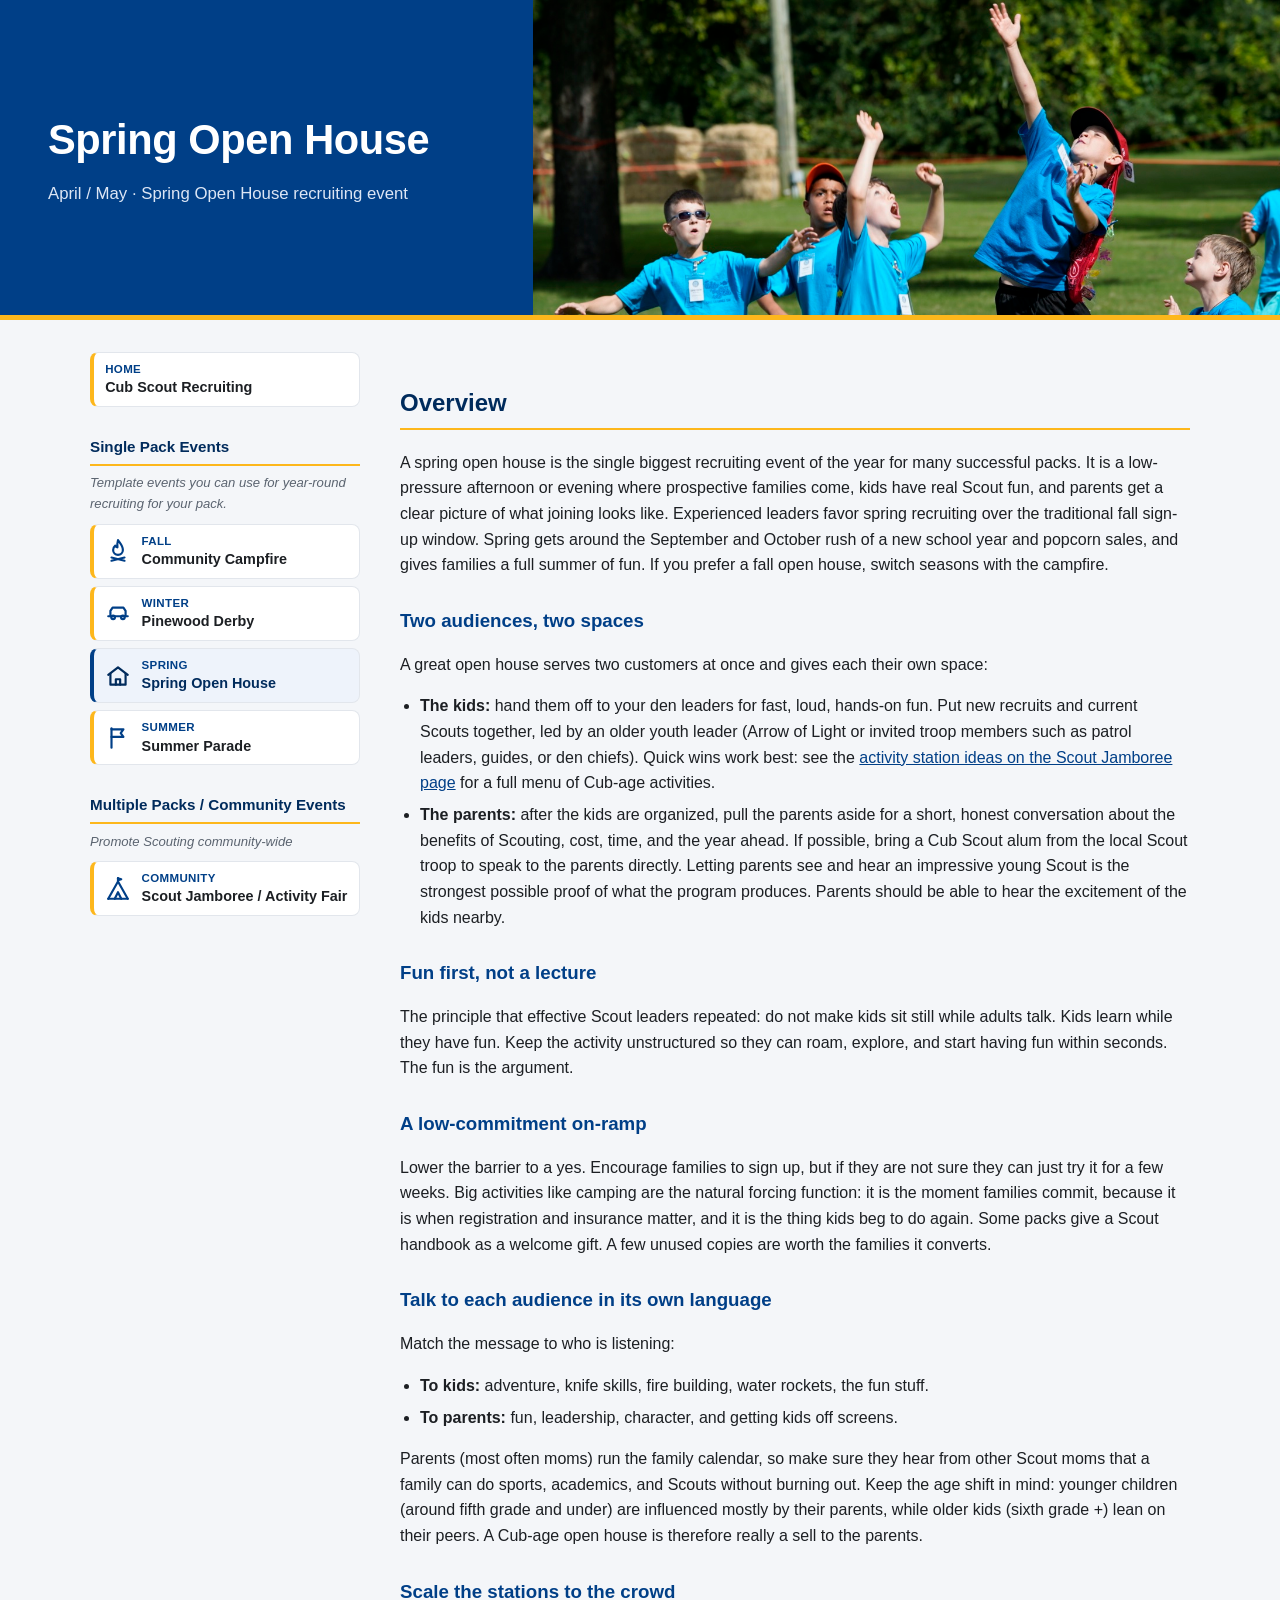
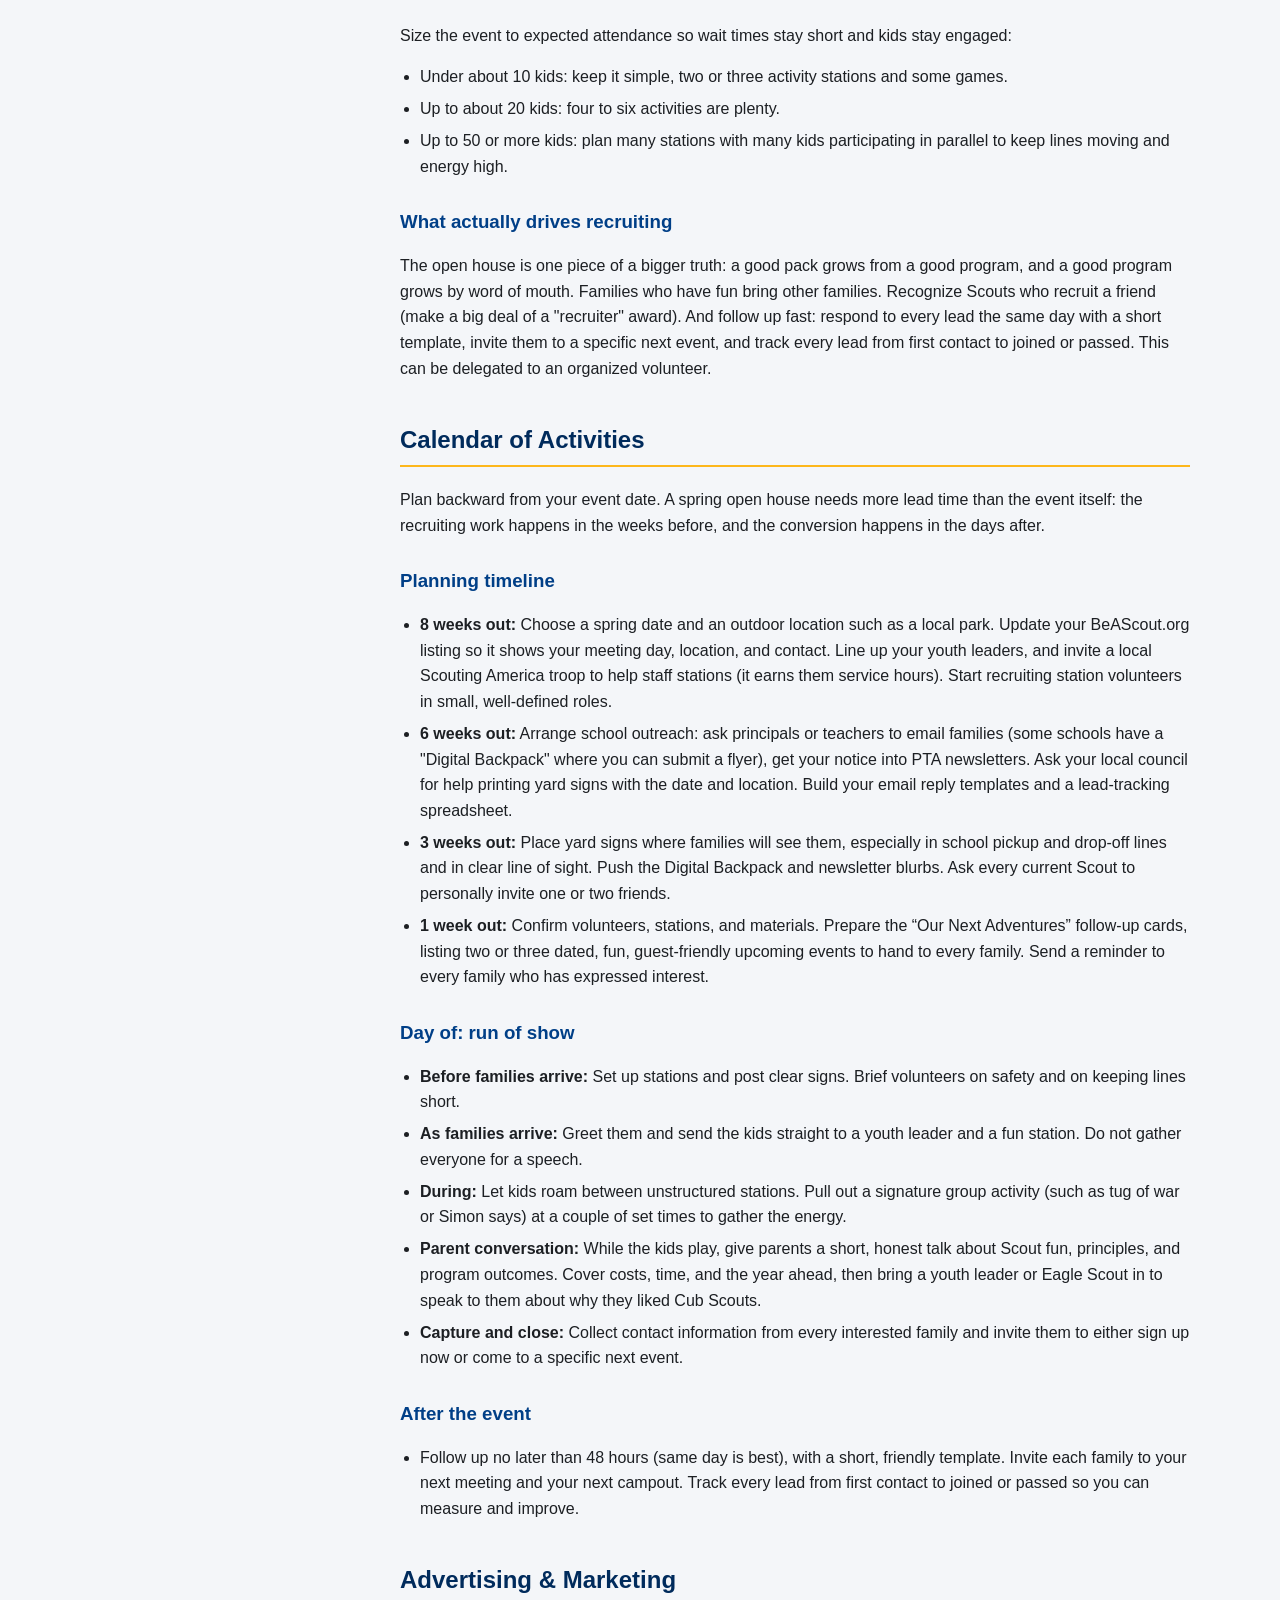
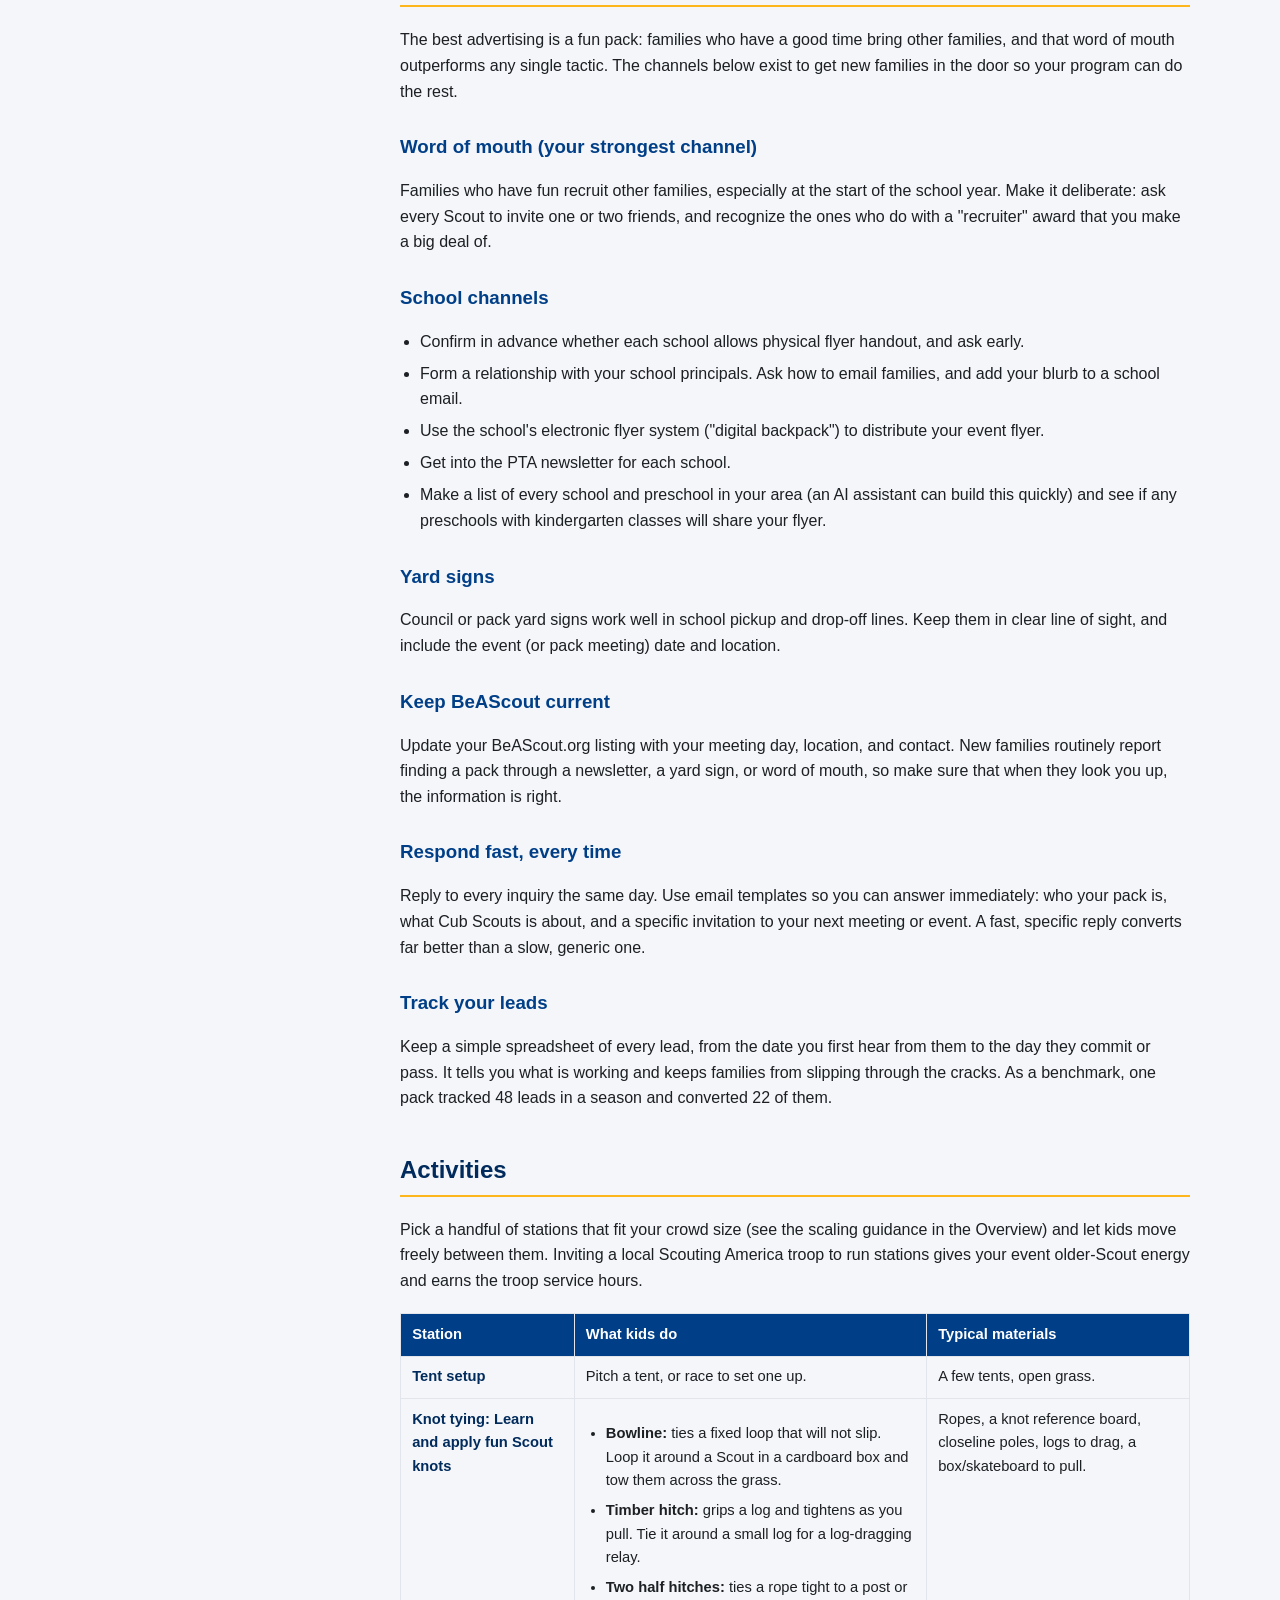
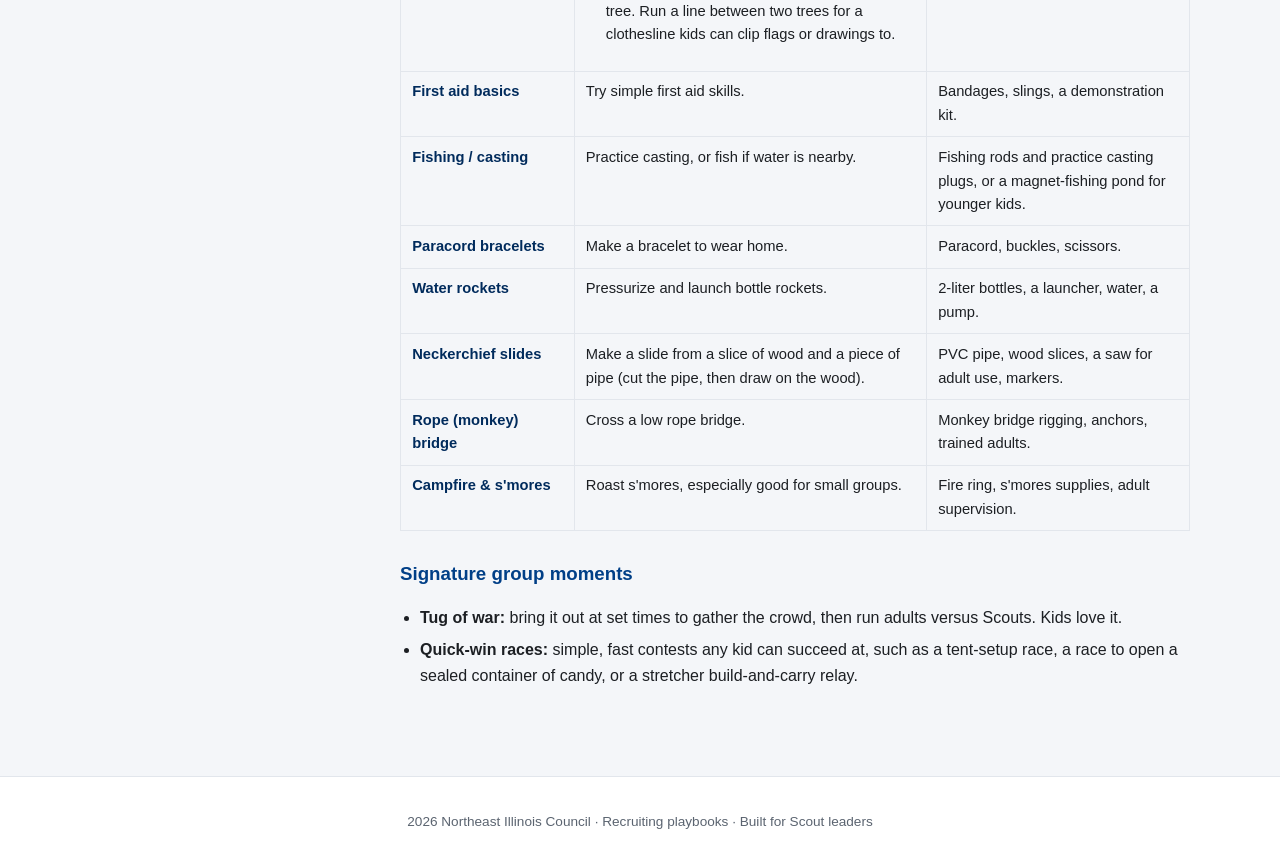
<file: events/spring-open-house.html>
<!DOCTYPE html>
<html lang="en">
<head>
  <meta charset="UTF-8">
  <meta name="viewport" content="width=device-width, initial-scale=1.0">
  <title>Spring Open House: Cub Scout Recruiting</title>
  <meta name="description" content="April/May Spring Open House recruiting event playbook.">
  <link rel="stylesheet" href="../styles.css">
</head>
<body>
  <header class="site-header">
    <div class="hero">
      <h1>Spring Open House</h1>
      <p class="tagline">April / May &middot; Spring Open House recruiting event</p>
    </div>
    <img class="hero-image" src="../images/spring-open-house-hero.jpeg" alt="Spring Open House recruiting event">
  </header>

  <div class="layout">
    <aside class="sidebar" id="site-nav"></aside>

    <main class="content article">
    <section>
      <h2>Overview</h2>
      <p>A spring open house is the single biggest recruiting event of the year for many successful packs. It is a low-pressure afternoon or evening where prospective families come, kids have real Scout fun, and parents get a clear picture of what joining looks like. Experienced leaders favor spring recruiting over the traditional fall sign-up window. Spring gets around the September and October rush of a new school year and popcorn sales, and gives families a full summer of fun. If you prefer a fall open house, switch seasons with the campfire.</p>

      <h3>Two audiences, two spaces</h3>
      <p>A great open house serves two customers at once and gives each their own space:</p>
      <ul>
        <li><strong>The kids:</strong> hand them off to your den leaders for fast, loud, hands-on fun. Put new recruits and current Scouts together, led by an older youth leader (Arrow of Light or invited troop members such as patrol leaders, guides, or den chiefs). Quick wins work best: see the <a href="scout-jamboree.html#activities">activity station ideas on the Scout Jamboree page</a> for a full menu of Cub-age activities.</li>
        <li><strong>The parents:</strong> after the kids are organized, pull the parents aside for a short, honest conversation about the benefits of Scouting, cost, time, and the year ahead. If possible, bring a Cub Scout alum from the local Scout troop to speak to the parents directly. Letting parents see and hear an impressive young Scout is the strongest possible proof of what the program produces. Parents should be able to hear the excitement of the kids nearby.</li>
      </ul>

      <h3>Fun first, not a lecture</h3>
      <p>The principle that effective Scout leaders repeated: do not make kids sit still while adults talk. Kids learn while they have fun. Keep the activity unstructured so they can roam, explore, and start having fun within seconds. The fun is the argument.</p>

      <h3>A low-commitment on-ramp</h3>
      <p>Lower the barrier to a yes. Encourage families to sign up, but if they are not sure they can just try it for a few weeks. Big activities like camping are the natural forcing function: it is the moment families commit, because it is when registration and insurance matter, and it is the thing kids beg to do again. Some packs give a Scout handbook as a welcome gift. A few unused copies are worth the families it converts.</p>

      <h3>Talk to each audience in its own language</h3>
      <p>Match the message to who is listening:</p>
      <ul>
        <li><strong>To kids:</strong> adventure, knife skills, fire building, water rockets, the fun stuff.</li>
        <li><strong>To parents:</strong> fun, leadership, character, and getting kids off screens.</li>
      </ul>
      <p>Parents (most often moms) run the family calendar, so make sure they hear from other Scout moms that a family can do sports, academics, and Scouts without burning out. Keep the age shift in mind: younger children (around fifth grade and under) are influenced mostly by their parents, while older kids (sixth grade +) lean on their peers. A Cub-age open house is therefore really a sell to the parents.</p>

      <h3>Scale the stations to the crowd</h3>
      <p>Size the event to expected attendance so wait times stay short and kids stay engaged:</p>
      <ul>
        <li>Under about 10 kids: keep it simple, two or three activity stations and some games.</li>
        <li>Up to about 20 kids: four to six activities are plenty.</li>
        <li>Up to 50 or more kids: plan many stations with many kids participating in parallel to keep lines moving and energy high.</li>
      </ul>

      <h3>What actually drives recruiting</h3>
      <p>The open house is one piece of a bigger truth: a good pack grows from a good program, and a good program grows by word of mouth. Families who have fun bring other families. Recognize Scouts who recruit a friend (make a big deal of a "recruiter" award). And follow up fast: respond to every lead the same day with a short template, invite them to a specific next event, and track every lead from first contact to joined or passed. This can be delegated to an organized volunteer.</p>
    </section>

    <section>
      <h2>Calendar of Activities</h2>
      <p>Plan backward from your event date. A spring open house needs more lead time than the event itself: the recruiting work happens in the weeks before, and the conversion happens in the days after.</p>

      <h3>Planning timeline</h3>
      <ul>
        <li><strong>8 weeks out:</strong> Choose a spring date and an outdoor location such as a local park. Update your BeAScout.org listing so it shows your meeting day, location, and contact. Line up your youth leaders, and invite a local Scouting America troop to help staff stations (it earns them service hours). Start recruiting station volunteers in small, well-defined roles.</li>
        <li><strong>6 weeks out:</strong> Arrange school outreach: ask principals or teachers to email families (some schools have a "Digital Backpack" where you can submit a flyer), get your notice into PTA newsletters. Ask your local council for help printing yard signs with the date and location. Build your email reply templates and a lead-tracking spreadsheet.</li>
        <li><strong>3 weeks out:</strong> Place yard signs where families will see them, especially in school pickup and drop-off lines and in clear line of sight. Push the Digital Backpack and newsletter blurbs. Ask every current Scout to personally invite one or two friends.</li>
        <li><strong>1 week out:</strong> Confirm volunteers, stations, and materials. Prepare the &ldquo;Our Next Adventures&rdquo; follow-up cards, listing two or three dated, fun, guest-friendly upcoming events to hand to every family. Send a reminder to every family who has expressed interest.</li>
      </ul>

      <h3>Day of: run of show</h3>
      <ul>
        <li><strong>Before families arrive:</strong> Set up stations and post clear signs. Brief volunteers on safety and on keeping lines short.</li>
        <li><strong>As families arrive:</strong> Greet them and send the kids straight to a youth leader and a fun station. Do not gather everyone for a speech.</li>
        <li><strong>During:</strong> Let kids roam between unstructured stations. Pull out a signature group activity (such as tug of war or Simon says) at a couple of set times to gather the energy.</li>
        <li><strong>Parent conversation:</strong> While the kids play, give parents a short, honest talk about Scout fun, principles, and program outcomes. Cover costs, time, and the year ahead, then bring a youth leader or Eagle Scout in to speak to them about why they liked Cub Scouts.</li>
        <li><strong>Capture and close:</strong> Collect contact information from every interested family and invite them to either sign up now or come to a specific next event.</li>
      </ul>

      <h3>After the event</h3>
      <ul>
        <li>Follow up no later than 48 hours (same day is best), with a short, friendly template. Invite each family to your next meeting and your next campout. Track every lead from first contact to joined or passed so you can measure and improve.</li>
      </ul>
    </section>

    <section>
      <h2>Advertising &amp; Marketing</h2>
      <p>The best advertising is a fun pack: families who have a good time bring other families, and that word of mouth outperforms any single tactic. The channels below exist to get new families in the door so your program can do the rest.</p>

      <h3>Word of mouth (your strongest channel)</h3>
      <p>Families who have fun recruit other families, especially at the start of the school year. Make it deliberate: ask every Scout to invite one or two friends, and recognize the ones who do with a "recruiter" award that you make a big deal of.</p>

      <h3>School channels</h3>
      <ul>
        <li>Confirm in advance whether each school allows physical flyer handout, and ask early.</li>
        <li>Form a relationship with your school principals. Ask how to email families, and add your blurb to a school email.</li>
        <li>Use the school's electronic flyer system ("digital backpack") to distribute your event flyer.</li>
        <li>Get into the PTA newsletter for each school.</li>
        <li>Make a list of every school and preschool in your area (an AI assistant can build this quickly) and see if any preschools with kindergarten classes will share your flyer.</li>
      </ul>

      <h3>Yard signs</h3>
      <p>Council or pack yard signs work well in school pickup and drop-off lines. Keep them in clear line of sight, and include the event (or pack meeting) date and location.</p>

      <h3>Keep BeAScout current</h3>
      <p>Update your BeAScout.org listing with your meeting day, location, and contact. New families routinely report finding a pack through a newsletter, a yard sign, or word of mouth, so make sure that when they look you up, the information is right.</p>

      <h3>Respond fast, every time</h3>
      <p>Reply to every inquiry the same day. Use email templates so you can answer immediately: who your pack is, what Cub Scouts is about, and a specific invitation to your next meeting or event. A fast, specific reply converts far better than a slow, generic one.</p>

      <h3>Track your leads</h3>
      <p>Keep a simple spreadsheet of every lead, from the date you first hear from them to the day they commit or pass. It tells you what is working and keeps families from slipping through the cracks. As a benchmark, one pack tracked 48 leads in a season and converted 22 of them.</p>
    </section>

    <section>
      <h2>Activities</h2>
      <p>Pick a handful of stations that fit your crowd size (see the scaling guidance in the Overview) and let kids move freely between them. Inviting a local Scouting America troop to run stations gives your event older-Scout energy and earns the troop service hours.</p>

      <table class="activity-table">
        <thead>
          <tr>
            <th>Station</th>
            <th>What kids do</th>
            <th>Typical materials</th>
          </tr>
        </thead>
        <tbody>
          <tr>
            <td>Tent setup</td>
            <td>Pitch a tent, or race to set one up.</td>
            <td>A few tents, open grass.</td>
          </tr>
          <tr>
            <td>Knot tying: Learn and apply fun Scout knots</td>
            <td>
              <ul>
                <li><strong>Bowline:</strong> ties a fixed loop that will not slip. Loop it around a Scout in a cardboard box and tow them across the grass.</li>
                <li><strong>Timber hitch:</strong> grips a log and tightens as you pull. Tie it around a small log for a log-dragging relay.</li>
                <li><strong>Two half hitches:</strong> ties a rope tight to a post or tree. Run a line between two trees for a clothesline kids can clip flags or drawings to.</li>
              </ul>
            </td>
            <td>Ropes, a knot reference board, closeline poles, logs to drag, a box/skateboard to pull.</td>
          </tr>
          <tr>
            <td>First aid basics</td>
            <td>Try simple first aid skills.</td>
            <td>Bandages, slings, a demonstration kit.</td>
          </tr>
          <tr>
            <td>Fishing / casting</td>
            <td>Practice casting, or fish if water is nearby.</td>
            <td>Fishing rods and practice casting plugs, or a magnet-fishing pond for younger kids.</td>
          </tr>
          <tr>
            <td>Paracord bracelets</td>
            <td>Make a bracelet to wear home.</td>
            <td>Paracord, buckles, scissors.</td>
          </tr>
          <tr>
            <td>Water rockets</td>
            <td>Pressurize and launch bottle rockets.</td>
            <td>2-liter bottles, a launcher, water, a pump.</td>
          </tr>
          <tr>
            <td>Neckerchief slides</td>
            <td>Make a slide from a slice of wood and a piece of pipe (cut the pipe, then draw on the wood).</td>
            <td>PVC pipe, wood slices, a saw for adult use, markers.</td>
          </tr>
          <tr>
            <td>Rope (monkey) bridge</td>
            <td>Cross a low rope bridge.</td>
            <td>Monkey bridge rigging, anchors, trained adults.</td>
          </tr>
          <tr>
            <td>Campfire &amp; s'mores</td>
            <td>Roast s'mores, especially good for small groups.</td>
            <td>Fire ring, s'mores supplies, adult supervision.</td>
          </tr>
        </tbody>
      </table>

      <h3>Signature group moments</h3>
      <ul>
        <li><strong>Tug of war:</strong> bring it out at set times to gather the crowd, then run adults versus Scouts. Kids love it.</li>
        <li><strong>Quick-win races:</strong> simple, fast contests any kid can succeed at, such as a tent-setup race, a race to open a sealed container of candy, or a stretcher build-and-carry relay.</li>
      </ul>
    </section>
  </main>
  </div>

  <footer class="site-footer">
    <div class="inner">
      <p id="site-footer-text">Northeast Illinois Council &middot; Recruiting playbooks &middot; Built for Scout leaders</p>
    </div>
  </footer>
  <script src="../nav.js"></script>
</body>
</html>
</file>
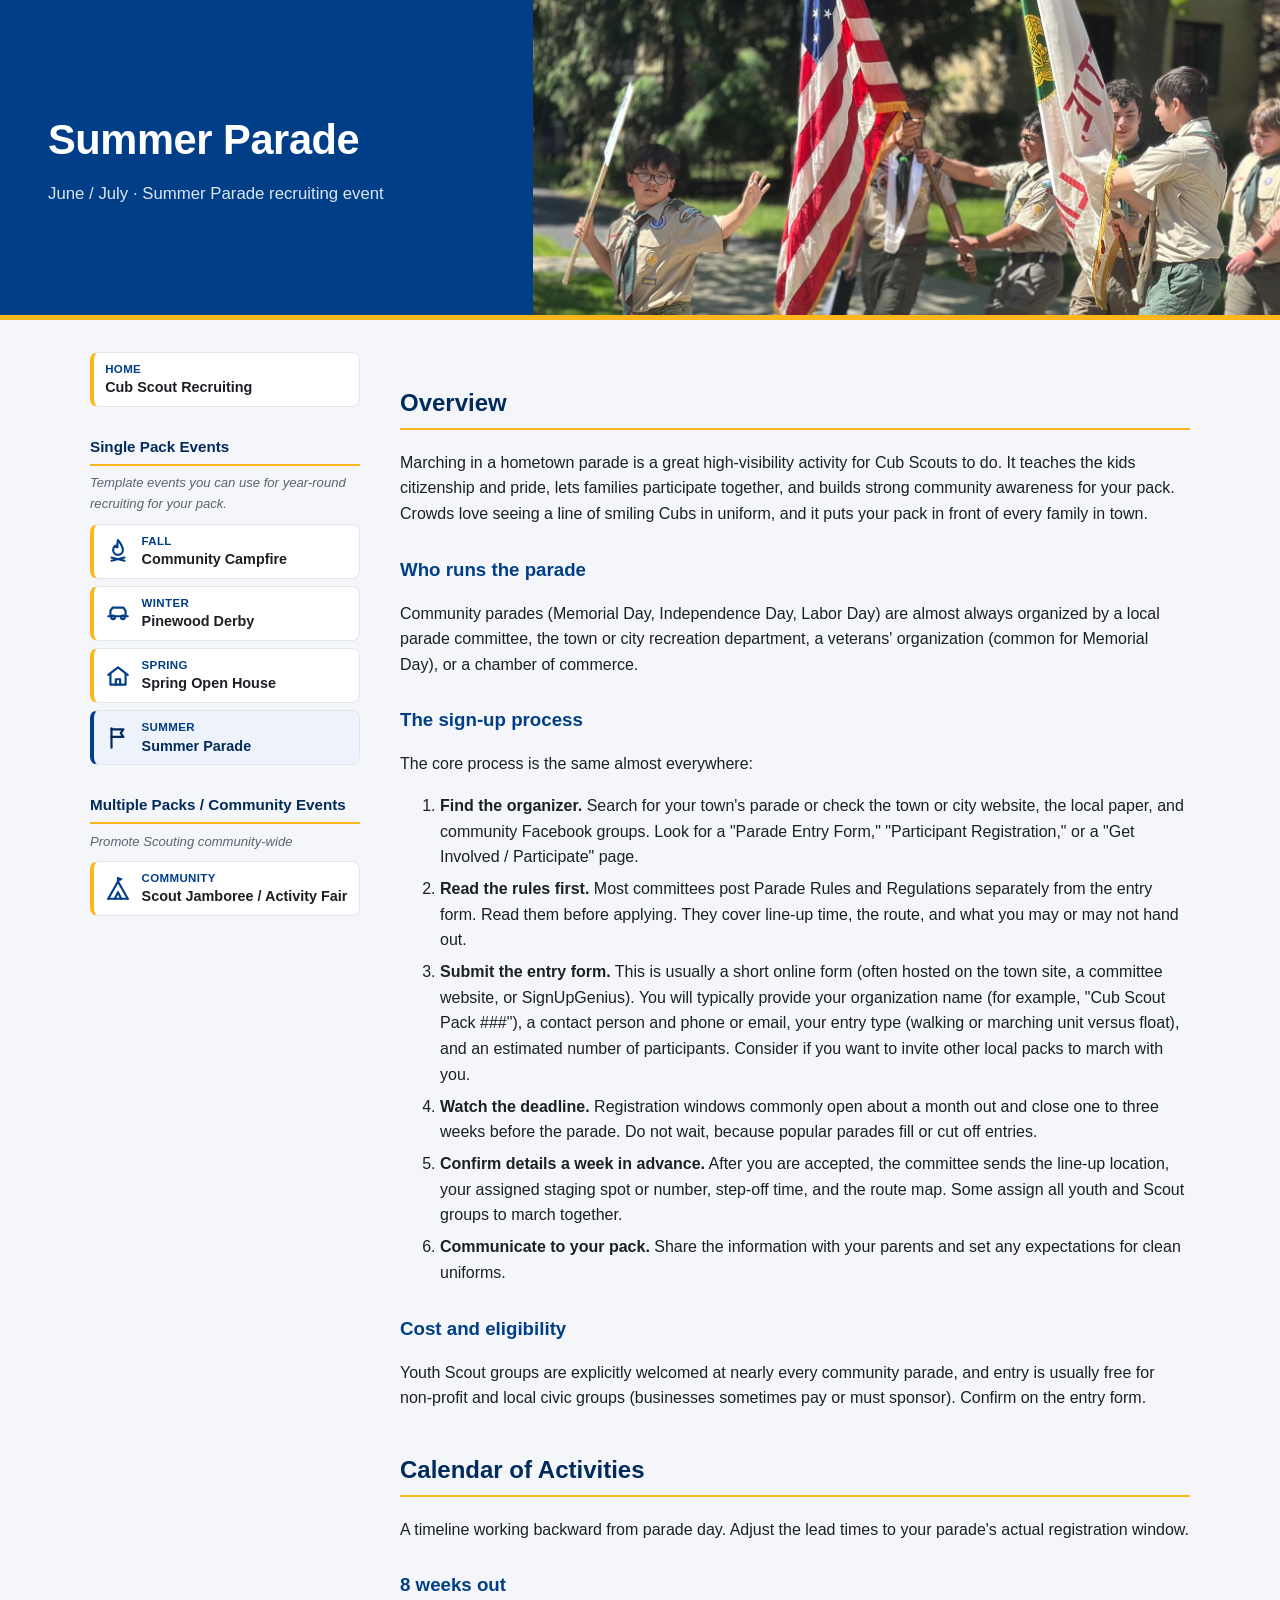
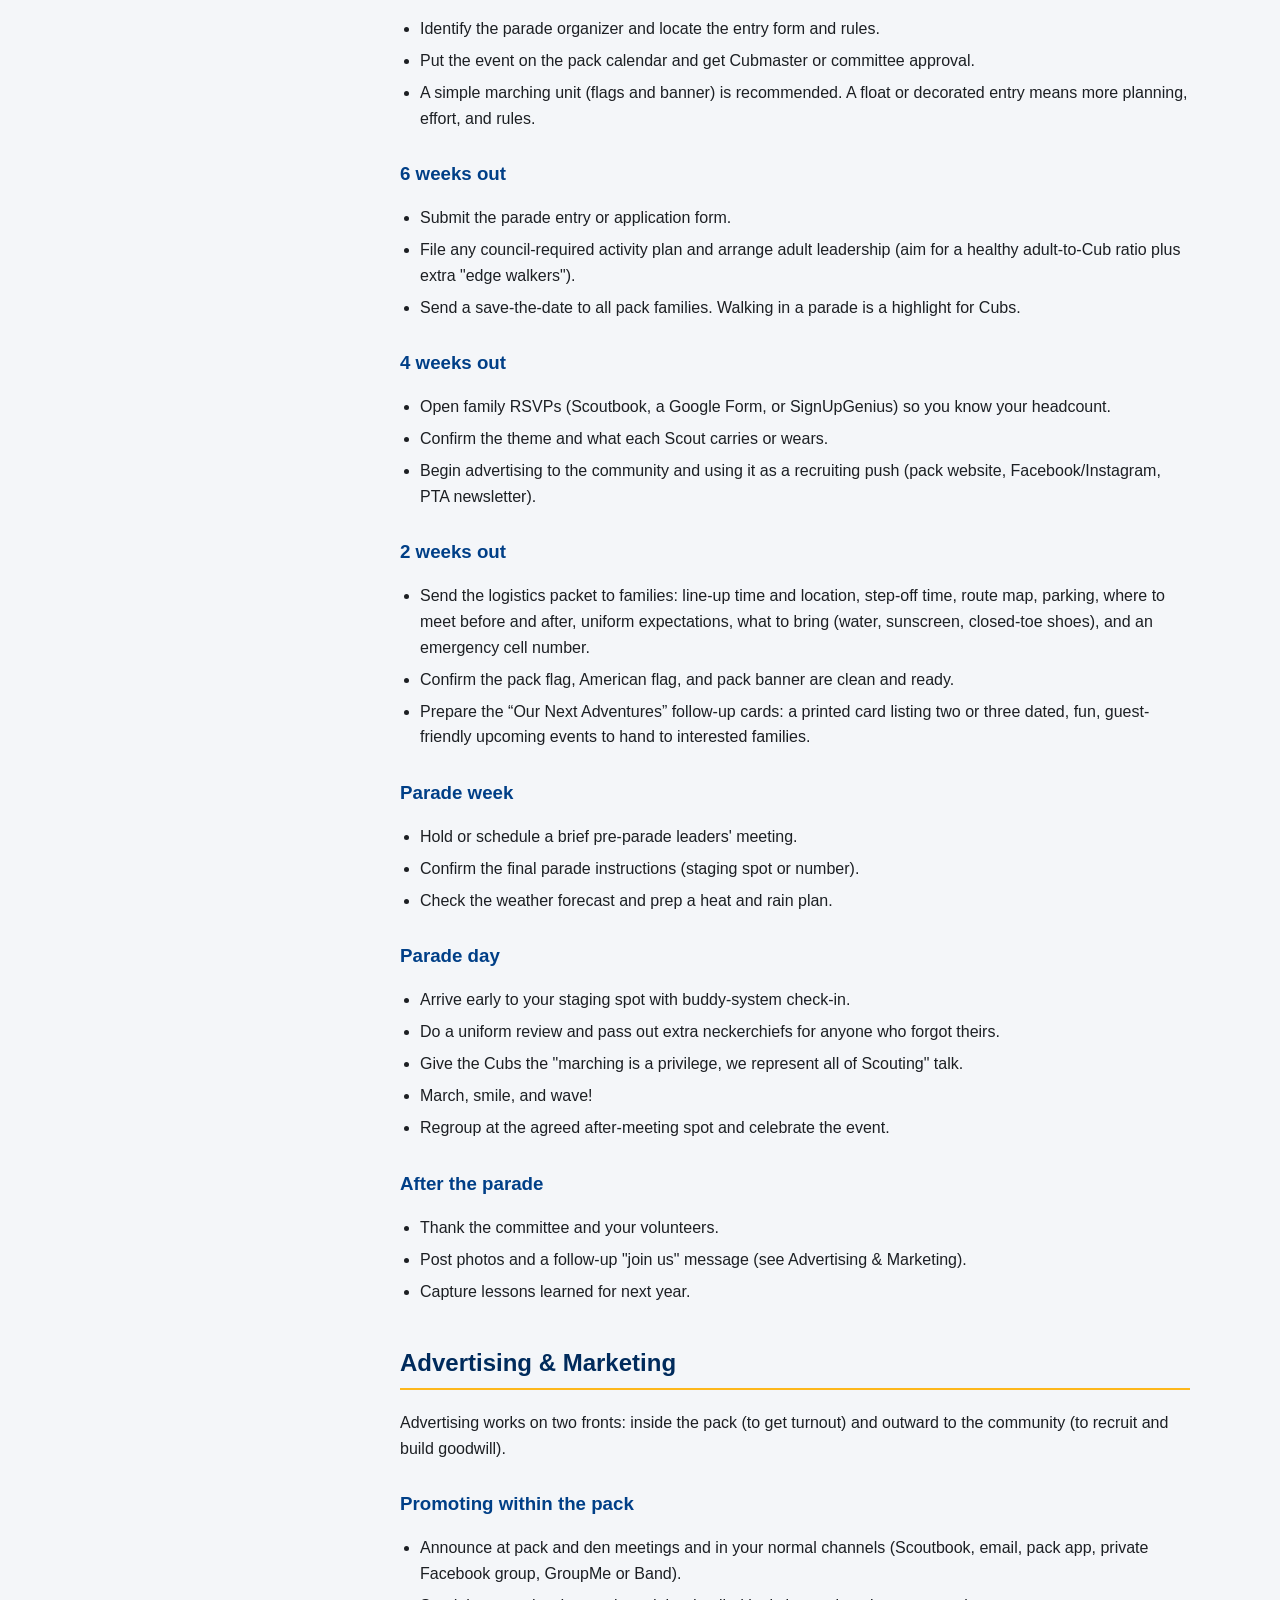
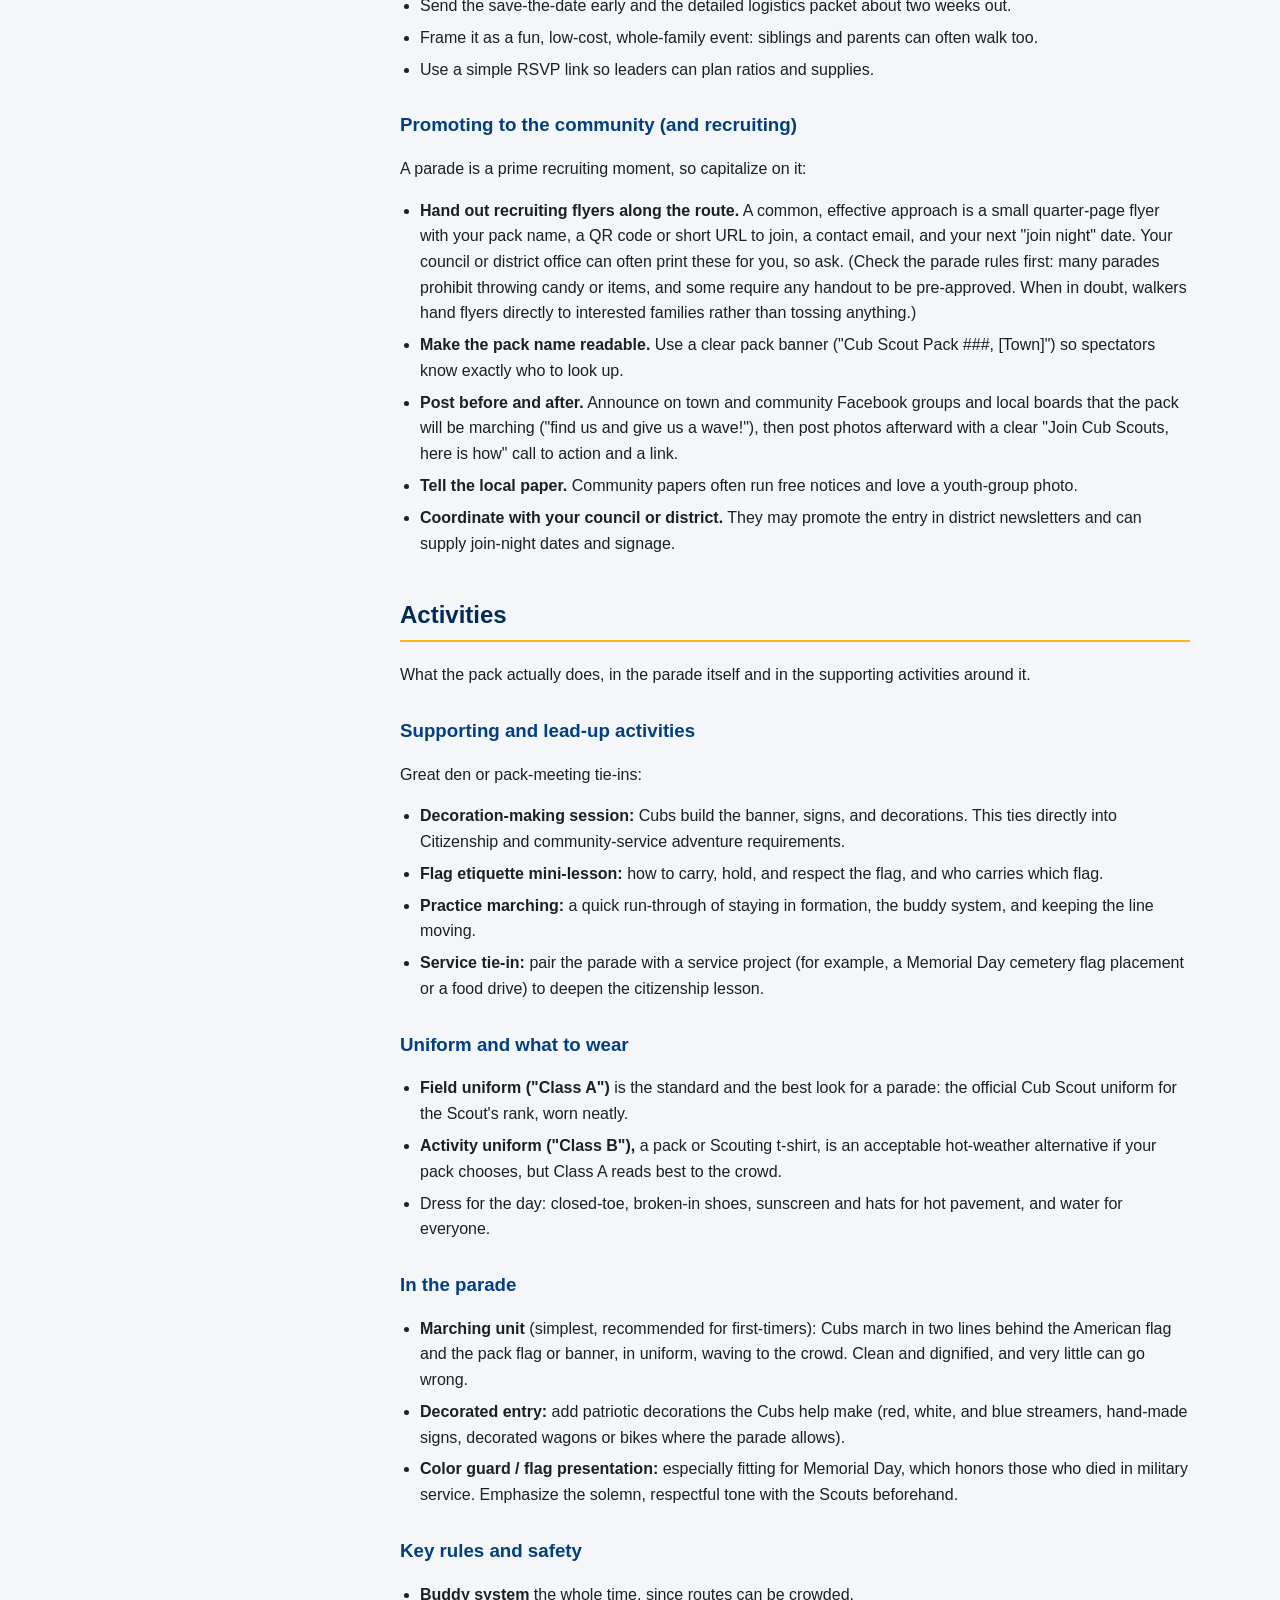
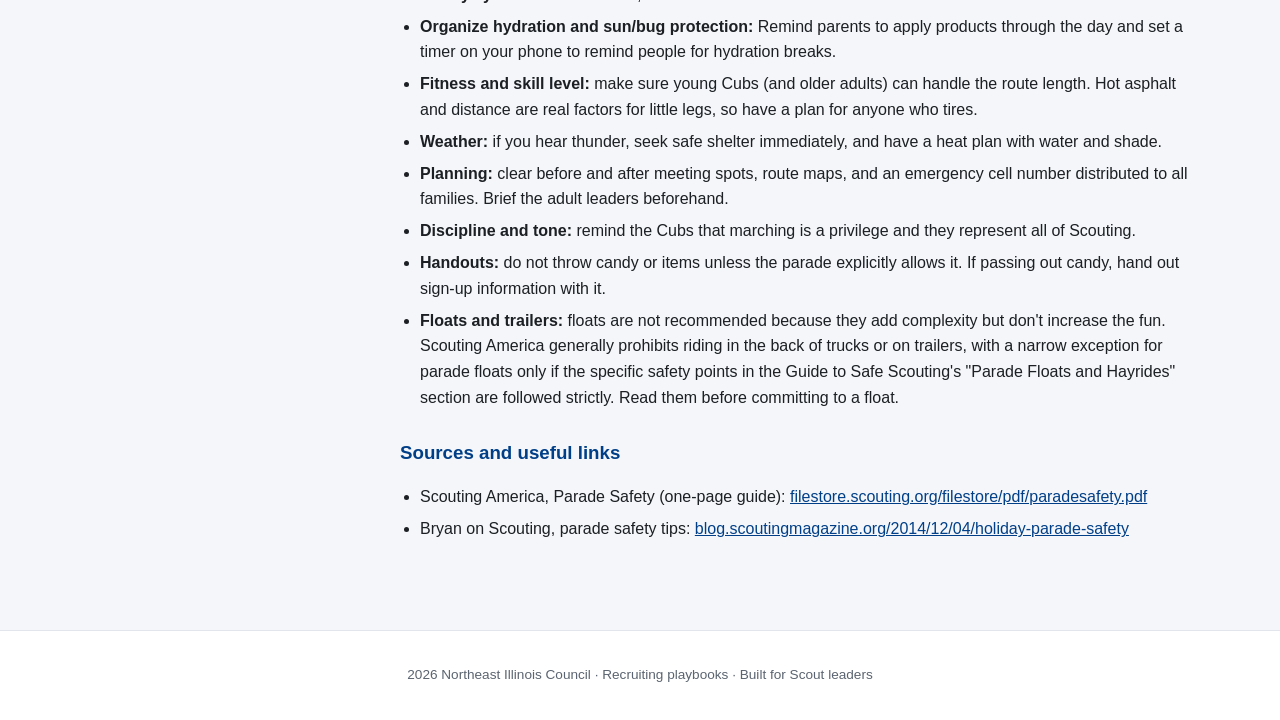
<file: events/summer-fun.html>
<!DOCTYPE html>
<html lang="en">
<head>
  <meta charset="UTF-8">
  <meta name="viewport" content="width=device-width, initial-scale=1.0">
  <title>Summer Parade: Cub Scout Recruiting</title>
  <meta name="description" content="June/July Summer Parade recruiting event playbook.">
  <link rel="stylesheet" href="../styles.css">
</head>
<body>
  <header class="site-header">
    <div class="hero">
      <h1>Summer Parade</h1>
      <p class="tagline">June / July &middot; Summer Parade recruiting event</p>
    </div>
    <img class="hero-image" src="../images/summer-fun-hero.jpeg" alt="Summer Parade recruiting event" style="object-position: left center;">
  </header>

  <div class="layout">
    <aside class="sidebar" id="site-nav"></aside>

    <main class="content article">
    <section>
      <h2>Overview</h2>
      <p>Marching in a hometown parade is a great high-visibility activity for Cub Scouts to do. It teaches the kids citizenship and pride, lets families participate together, and builds strong community awareness for your pack. Crowds love seeing a line of smiling Cubs in uniform, and it puts your pack in front of every family in town.</p>

      <h3>Who runs the parade</h3>
      <p>Community parades (Memorial Day, Independence Day, Labor Day) are almost always organized by a local parade committee, the town or city recreation department, a veterans' organization (common for Memorial Day), or a chamber of commerce.</p>

      <h3>The sign-up process</h3>
      <p>The core process is the same almost everywhere:</p>
      <ol>
        <li><strong>Find the organizer.</strong> Search for your town's parade or check the town or city website, the local paper, and community Facebook groups. Look for a "Parade Entry Form," "Participant Registration," or a "Get Involved / Participate" page.</li>
        <li><strong>Read the rules first.</strong> Most committees post Parade Rules and Regulations separately from the entry form. Read them before applying. They cover line-up time, the route, and what you may or may not hand out.</li>
        <li><strong>Submit the entry form.</strong> This is usually a short online form (often hosted on the town site, a committee website, or SignUpGenius). You will typically provide your organization name (for example, "Cub Scout Pack ###"), a contact person and phone or email, your entry type (walking or marching unit versus float), and an estimated number of participants. Consider if you want to invite other local packs to march with you.</li>
        <li><strong>Watch the deadline.</strong> Registration windows commonly open about a month out and close one to three weeks before the parade. Do not wait, because popular parades fill or cut off entries.</li>
        <li><strong>Confirm details a week in advance.</strong> After you are accepted, the committee sends the line-up location, your assigned staging spot or number, step-off time, and the route map. Some assign all youth and Scout groups to march together.</li>
        <li><strong>Communicate to your pack.</strong> Share the information with your parents and set any expectations for clean uniforms.</li>
      </ol>

      <h3>Cost and eligibility</h3>
      <p>Youth Scout groups are explicitly welcomed at nearly every community parade, and entry is usually free for non-profit and local civic groups (businesses sometimes pay or must sponsor). Confirm on the entry form.</p>
    </section>

    <section>
      <h2>Calendar of Activities</h2>
      <p>A timeline working backward from parade day. Adjust the lead times to your parade's actual registration window.</p>

      <h3>8 weeks out</h3>
      <ul>
        <li>Identify the parade organizer and locate the entry form and rules.</li>
        <li>Put the event on the pack calendar and get Cubmaster or committee approval.</li>
        <li>A simple marching unit (flags and banner) is recommended. A float or decorated entry means more planning, effort, and rules.</li>
      </ul>

      <h3>6 weeks out</h3>
      <ul>
        <li>Submit the parade entry or application form.</li>
        <li>File any council-required activity plan and arrange adult leadership (aim for a healthy adult-to-Cub ratio plus extra "edge walkers").</li>
        <li>Send a save-the-date to all pack families. Walking in a parade is a highlight for Cubs.</li>
      </ul>

      <h3>4 weeks out</h3>
      <ul>
        <li>Open family RSVPs (Scoutbook, a Google Form, or SignUpGenius) so you know your headcount.</li>
        <li>Confirm the theme and what each Scout carries or wears.</li>
        <li>Begin advertising to the community and using it as a recruiting push (pack website, Facebook/Instagram, PTA newsletter).</li>
      </ul>

      <h3>2 weeks out</h3>
      <ul>
        <li>Send the logistics packet to families: line-up time and location, step-off time, route map, parking, where to meet before and after, uniform expectations, what to bring (water, sunscreen, closed-toe shoes), and an emergency cell number.</li>
        <li>Confirm the pack flag, American flag, and pack banner are clean and ready.</li>
        <li>Prepare the &ldquo;Our Next Adventures&rdquo; follow-up cards: a printed card listing two or three dated, fun, guest-friendly upcoming events to hand to interested families.</li>
      </ul>

      <h3>Parade week</h3>
      <ul>
        <li>Hold or schedule a brief pre-parade leaders' meeting.</li>
        <li>Confirm the final parade instructions (staging spot or number).</li>
        <li>Check the weather forecast and prep a heat and rain plan.</li>
      </ul>

      <h3>Parade day</h3>
      <ul>
        <li>Arrive early to your staging spot with buddy-system check-in.</li>
        <li>Do a uniform review and pass out extra neckerchiefs for anyone who forgot theirs.</li>
        <li>Give the Cubs the "marching is a privilege, we represent all of Scouting" talk.</li>
        <li>March, smile, and wave!</li>
        <li>Regroup at the agreed after-meeting spot and celebrate the event.</li>
      </ul>

      <h3>After the parade</h3>
      <ul>
        <li>Thank the committee and your volunteers.</li>
        <li>Post photos and a follow-up "join us" message (see Advertising &amp; Marketing).</li>
        <li>Capture lessons learned for next year.</li>
      </ul>
    </section>

    <section>
      <h2>Advertising &amp; Marketing</h2>
      <p>Advertising works on two fronts: inside the pack (to get turnout) and outward to the community (to recruit and build goodwill).</p>

      <h3>Promoting within the pack</h3>
      <ul>
        <li>Announce at pack and den meetings and in your normal channels (Scoutbook, email, pack app, private Facebook group, GroupMe or Band).</li>
        <li>Send the save-the-date early and the detailed logistics packet about two weeks out.</li>
        <li>Frame it as a fun, low-cost, whole-family event: siblings and parents can often walk too.</li>
        <li>Use a simple RSVP link so leaders can plan ratios and supplies.</li>
      </ul>

      <h3>Promoting to the community (and recruiting)</h3>
      <p>A parade is a prime recruiting moment, so capitalize on it:</p>
      <ul>
        <li><strong>Hand out recruiting flyers along the route.</strong> A common, effective approach is a small quarter-page flyer with your pack name, a QR code or short URL to join, a contact email, and your next "join night" date. Your council or district office can often print these for you, so ask. (Check the parade rules first: many parades prohibit throwing candy or items, and some require any handout to be pre-approved. When in doubt, walkers hand flyers directly to interested families rather than tossing anything.)</li>
        <li><strong>Make the pack name readable.</strong> Use a clear pack banner ("Cub Scout Pack ###, [Town]") so spectators know exactly who to look up.</li>
        <li><strong>Post before and after.</strong> Announce on town and community Facebook groups and local boards that the pack will be marching ("find us and give us a wave!"), then post photos afterward with a clear "Join Cub Scouts, here is how" call to action and a link.</li>
        <li><strong>Tell the local paper.</strong> Community papers often run free notices and love a youth-group photo.</li>
        <li><strong>Coordinate with your council or district.</strong> They may promote the entry in district newsletters and can supply join-night dates and signage.</li>
      </ul>
    </section>

    <section>
      <h2>Activities</h2>
      <p>What the pack actually does, in the parade itself and in the supporting activities around it.</p>

      <h3>Supporting and lead-up activities</h3>
      <p>Great den or pack-meeting tie-ins:</p>
      <ul>
        <li><strong>Decoration-making session:</strong> Cubs build the banner, signs, and decorations. This ties directly into Citizenship and community-service adventure requirements.</li>
        <li><strong>Flag etiquette mini-lesson:</strong> how to carry, hold, and respect the flag, and who carries which flag.</li>
        <li><strong>Practice marching:</strong> a quick run-through of staying in formation, the buddy system, and keeping the line moving.</li>
        <li><strong>Service tie-in:</strong> pair the parade with a service project (for example, a Memorial Day cemetery flag placement or a food drive) to deepen the citizenship lesson.</li>
      </ul>

      <h3>Uniform and what to wear</h3>
      <ul>
        <li><strong>Field uniform ("Class A")</strong> is the standard and the best look for a parade: the official Cub Scout uniform for the Scout's rank, worn neatly.</li>
        <li><strong>Activity uniform ("Class B"),</strong> a pack or Scouting t-shirt, is an acceptable hot-weather alternative if your pack chooses, but Class A reads best to the crowd.</li>
        <li>Dress for the day: closed-toe, broken-in shoes, sunscreen and hats for hot pavement, and water for everyone.</li>
      </ul>

      <h3>In the parade</h3>
      <ul>
        <li><strong>Marching unit</strong> (simplest, recommended for first-timers): Cubs march in two lines behind the American flag and the pack flag or banner, in uniform, waving to the crowd. Clean and dignified, and very little can go wrong.</li>
        <li><strong>Decorated entry:</strong> add patriotic decorations the Cubs help make (red, white, and blue streamers, hand-made signs, decorated wagons or bikes where the parade allows).</li>
        <li><strong>Color guard / flag presentation:</strong> especially fitting for Memorial Day, which honors those who died in military service. Emphasize the solemn, respectful tone with the Scouts beforehand.</li>
      </ul>

      <h3>Key rules and safety</h3>
      <ul>
        <li><strong>Buddy system</strong> the whole time, since routes can be crowded.</li>
        <li><strong>Organize hydration and sun/bug protection:</strong> Remind parents to apply products through the day and set a timer on your phone to remind people for hydration breaks.</li>
        <li><strong>Fitness and skill level:</strong> make sure young Cubs (and older adults) can handle the route length. Hot asphalt and distance are real factors for little legs, so have a plan for anyone who tires.</li>
        <li><strong>Weather:</strong> if you hear thunder, seek safe shelter immediately, and have a heat plan with water and shade.</li>
        <li><strong>Planning:</strong> clear before and after meeting spots, route maps, and an emergency cell number distributed to all families. Brief the adult leaders beforehand.</li>
        <li><strong>Discipline and tone:</strong> remind the Cubs that marching is a privilege and they represent all of Scouting.</li>
        <li><strong>Handouts:</strong> do not throw candy or items unless the parade explicitly allows it. If passing out candy, hand out sign-up information with it.</li>
        <li><strong>Floats and trailers:</strong> floats are not recommended because they add complexity but don't increase the fun. Scouting America generally prohibits riding in the back of trucks or on trailers, with a narrow exception for parade floats only if the specific safety points in the Guide to Safe Scouting's "Parade Floats and Hayrides" section are followed strictly. Read them before committing to a float.</li>
      </ul>

      <h3>Sources and useful links</h3>
      <ul>
        <li>Scouting America, Parade Safety (one-page guide): <a href="https://filestore.scouting.org/filestore/pdf/paradesafety.pdf">filestore.scouting.org/filestore/pdf/paradesafety.pdf</a></li>
        <li>Bryan on Scouting, parade safety tips: <a href="https://blog.scoutingmagazine.org/2014/12/04/holiday-parade-safety/">blog.scoutingmagazine.org/2014/12/04/holiday-parade-safety</a></li>
      </ul>
    </section>
  </main>
  </div>

  <footer class="site-footer">
    <div class="inner">
      <p id="site-footer-text">Northeast Illinois Council &middot; Recruiting playbooks &middot; Built for Scout leaders</p>
    </div>
  </footer>
  <script src="../nav.js"></script>
</body>
</html>
</file>
<file: styles.css>
/* Cub Scout Recruiting — shared styles
   Static-site friendly: no external dependencies, served as-is from R2. */

:root {
  --scout-blue: #003f87;      /* BSA blue */
  --scout-blue-dark: #002b5c;
  --scout-gold: #ce1126;      /* accent red */
  --scout-yellow: #fdb71c;    /* BSA gold */
  --ink: #1c1f23;
  --muted: #5b6470;
  --paper: #ffffff;
  --bg: #f4f6f9;
  --border: #e2e6ec;
  --radius: 10px;
  --maxw: 860px;
}

* { box-sizing: border-box; }

html { -webkit-text-size-adjust: 100%; }

body {
  margin: 0;
  font-family: -apple-system, BlinkMacSystemFont, "Segoe UI", Roboto, Helvetica, Arial, sans-serif;
  line-height: 1.6;
  color: var(--ink);
  background: var(--bg);
}

a { color: var(--scout-blue); }
a:hover { color: var(--scout-blue-dark); }

/* ---- Header / hero ---- */
.site-header {
  background: var(--scout-blue);
  color: #fff;
  border-bottom: 5px solid var(--scout-yellow);
  display: grid;
  grid-template-columns: 5fr 7fr;
  align-items: stretch;
  min-height: 320px;
}

.hero {
  display: flex;
  flex-direction: column;
  justify-content: center;
  padding: 2.5rem clamp(1.25rem, 4vw, 3rem);
}

.hero h1 {
  margin: 0 0 .5rem;
  font-size: clamp(1.8rem, 4vw, 2.6rem);
  letter-spacing: -0.01em;
}

.hero .tagline {
  margin: 0;
  font-size: 1.05rem;
  color: #dce6f5;
  max-width: 60ch;
}

.hero-image {
  width: 100%;
  height: 100%;
  object-fit: cover;
  object-position: center top; /* anchor crop to top so faces stay in frame */
  display: block;
}

/* Stack hero on narrow screens: image on top, text below */
@media (max-width: 760px) {
  .site-header {
    grid-template-columns: 1fr;
    min-height: 0;
  }
  .site-header .hero { order: 2; }
  .site-header .hero-image {
    order: 1;
    height: auto;
    max-height: 280px;
  }
}

/* ---- Layout ---- */
main {
  max-width: var(--maxw);
  margin: 0 auto;
  padding: 2rem 1.25rem 3rem;
}

/* Two-column layout: left nav sidebar + content */
.layout {
  max-width: 1140px;
  margin: 0 auto;
  padding: 2rem 1.25rem 3rem;
  display: grid;
  grid-template-columns: 270px 1fr;
  gap: 2.5rem;
  align-items: start;
}

.layout main { max-width: none; margin: 0; padding: 0; }

.sidebar { position: sticky; top: 1rem; }

.nav-group { margin-bottom: 1.75rem; }

.nav-group h2 {
  font-size: .95rem;
  color: var(--scout-blue-dark);
  border-bottom: 2px solid var(--scout-yellow);
  padding-bottom: .3rem;
  margin: 0 0 .4rem;
}

.nav-group .objective {
  font-size: .82rem;
  margin: 0 0 .6rem;
}

.side-nav {
  list-style: none;
  margin: 0;
  padding: 0;
  display: grid;
  gap: .45rem;
}

.side-nav a {
  display: flex;
  align-items: center;
  gap: .65rem;
  background: var(--paper);
  border: 1px solid var(--border);
  border-left: 4px solid var(--scout-yellow);
  border-radius: 8px;
  padding: .55rem .7rem;
  text-decoration: none;
  color: var(--ink);
  font-weight: 600;
  font-size: .9rem;
  line-height: 1.3;
  transition: border-color .15s, box-shadow .15s, transform .05s;
}

.side-nav .nav-icon {
  flex: 0 0 auto;
  width: 26px;
  height: 26px;
  color: var(--scout-blue);
}

.side-nav .nav-text { min-width: 0; }

.side-nav a[aria-current="page"] .nav-icon { color: var(--scout-blue-dark); }

.side-nav a:hover {
  border-left-color: var(--scout-blue);
  box-shadow: 0 2px 8px rgba(0, 63, 135, 0.08);
  transform: translateY(-1px);
}

.side-nav .when {
  display: block;
  color: var(--scout-blue);
  font-weight: 700;
  font-size: .72rem;
  text-transform: uppercase;
  letter-spacing: .03em;
  margin-bottom: .1rem;
}

/* Current page in the shared nav */
.side-nav a[aria-current="page"] {
  border-left-color: var(--scout-blue);
  background: #eef3fb;
  color: var(--scout-blue-dark);
}

@media (max-width: 760px) {
  .layout {
    grid-template-columns: 1fr;
    gap: 1.5rem;
  }
  .sidebar { position: static; }
}

section { margin-bottom: 2.5rem; }

.intro p { font-size: 1.05rem; }

h2 {
  color: var(--scout-blue-dark);
  border-bottom: 2px solid var(--scout-yellow);
  padding-bottom: .35rem;
  margin-top: 2rem;
}

.objective {
  font-style: italic;
  color: var(--muted);
  margin: .25rem 0 1rem;
}

/* ---- Playbook link cards ---- */
.playbook-list {
  list-style: none;
  margin: 0;
  padding: 0;
  display: grid;
  gap: .75rem;
}

.playbook-list a {
  display: block;
  background: var(--paper);
  border: 1px solid var(--border);
  border-left: 5px solid var(--scout-yellow);
  border-radius: var(--radius);
  padding: .9rem 1.1rem;
  text-decoration: none;
  color: var(--ink);
  font-weight: 600;
  transition: border-color .15s, transform .05s, box-shadow .15s;
}

.playbook-list a:hover {
  border-left-color: var(--scout-blue);
  box-shadow: 0 2px 10px rgba(0, 63, 135, 0.08);
  transform: translateY(-1px);
}

.playbook-list .when {
  display: inline-block;
  min-width: 7.5rem;
  color: var(--scout-blue);
  font-weight: 700;
}

/* ---- Breadcrumb / back link on subpages ---- */
.breadcrumb {
  max-width: var(--maxw);
  margin: 0 auto;
  padding: 1rem 1.25rem 0;
  font-size: .9rem;
}

/* ---- Footer ---- */
.site-footer {
  border-top: 1px solid var(--border);
  background: var(--paper);
  color: var(--muted);
  font-size: .85rem;
}

.site-footer .inner {
  max-width: var(--maxw);
  margin: 0 auto;
  padding: 1.25rem;
  text-align: center;
}

/* ---- Article / playbook content ---- */
.article h3 {
  color: var(--scout-blue);
  margin-top: 1.75rem;
  margin-bottom: .4rem;
}

.article h4 {
  color: var(--scout-blue-dark);
  font-size: 1.05rem;
  margin-top: 1.25rem;
  margin-bottom: .3rem;
}

.article ul { padding-left: 1.25rem; }
.article li { margin-bottom: .4rem; }

/* Highlighted callout / pull box */
.callout {
  background: #eef3fb;
  border: 1px solid #d4e0f2;
  border-left: 5px solid var(--scout-blue);
  border-radius: var(--radius);
  padding: 1rem 1.25rem;
  margin: 1.5rem 0;
  text-align: center;
  font-weight: 600;
  color: var(--scout-blue-dark);
}

.callout .lead { display: block; font-weight: 700; margin-bottom: .25rem; }

/* Comparison table (old way vs new way) */
.compare {
  width: 100%;
  border-collapse: collapse;
  margin: 1.25rem 0;
  font-size: .95rem;
}

.compare th, .compare td {
  border: 1px solid var(--border);
  padding: .65rem .85rem;
  text-align: left;
  vertical-align: top;
}

.compare thead th {
  background: var(--scout-blue);
  color: #fff;
}

.compare tbody tr:nth-child(even) td { background: #f8fafc; }

.compare td.new { color: var(--scout-blue-dark); font-weight: 600; }

/* Activities reference table */
.activity-table {
  width: 100%;
  border-collapse: collapse;
  margin: 1.25rem 0;
  font-size: .92rem;
}

.activity-table th,
.activity-table td {
  border: 1px solid var(--border);
  padding: .55rem .7rem;
  text-align: left;
  vertical-align: top;
}

.activity-table thead th {
  background: var(--scout-blue);
  color: #fff;
}

.activity-table tbody td:first-child {
  font-weight: 600;
  color: var(--scout-blue-dark);
  width: 22%;
}

.activity-table tr.cat th {
  background: var(--scout-yellow);
  color: var(--scout-blue-dark);
  font-size: .78rem;
  text-transform: uppercase;
  letter-spacing: .04em;
}

/* ---- Subpage placeholder ---- */
.placeholder {
  background: var(--paper);
  border: 1px dashed var(--border);
  border-radius: var(--radius);
  padding: 1.5rem;
  color: var(--muted);
}
</file>
